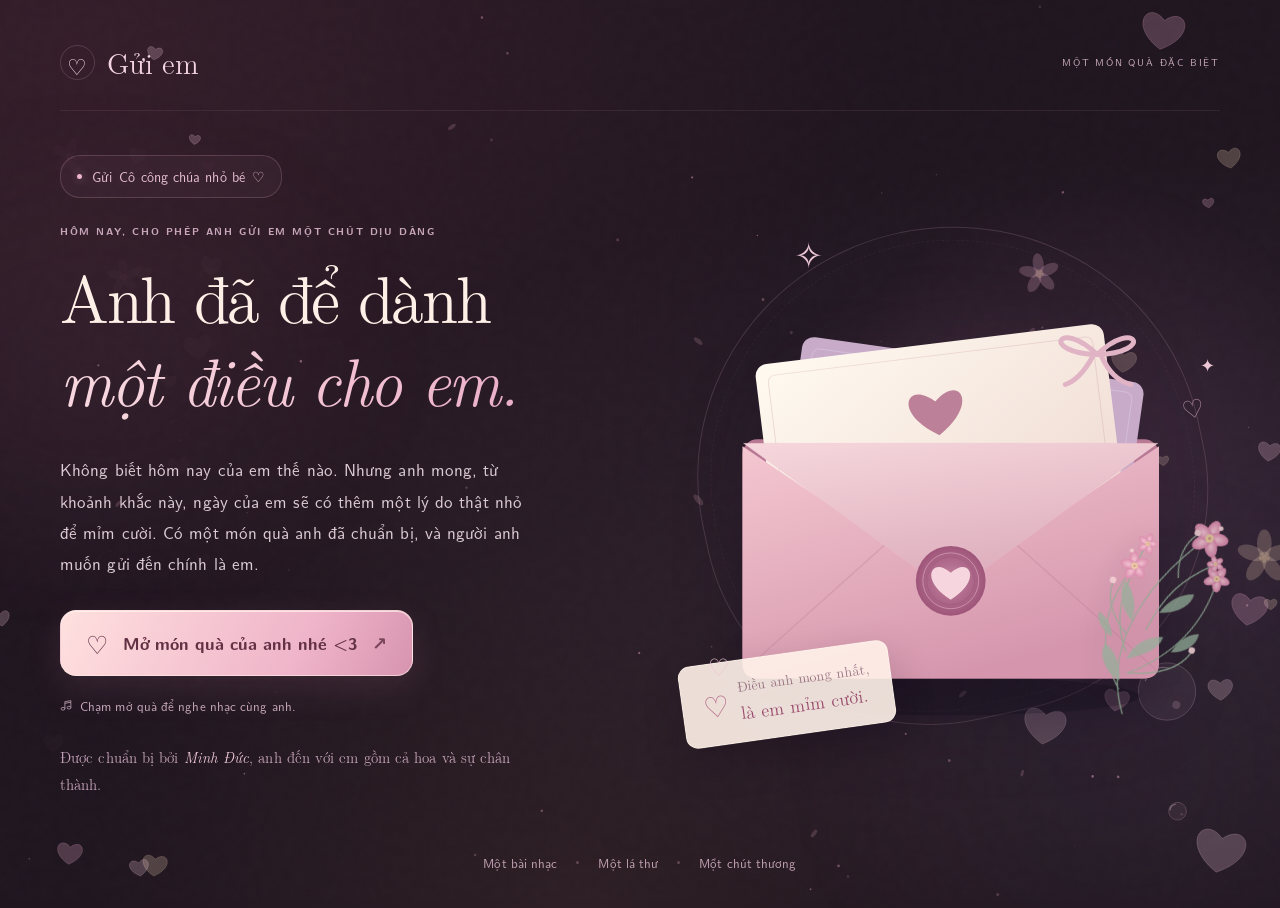
<file: index.html>
<!doctype html>
<html lang="vi">
<head>
  <meta charset="utf-8">
  <meta name="viewport" content="width=device-width, initial-scale=1">
  <meta name="theme-color" content="#1b101f">
  <meta name="description" content="Một món quà nhỏ, dành riêng cho một cô gái rất đáng yêu.">
  <title>Một chút dịu dàng dành cho em ♡</title>
  <link rel="stylesheet" href="./styles.css">
  <link rel="stylesheet" href="./romance.css">
  <link rel="stylesheet" href="./experience.css">
  <link rel="stylesheet" href="./surprises.css">
  <link rel="stylesheet" href="./invitation.css">
  <link rel="stylesheet" href="./welcome.css">
  <link rel="stylesheet" href="./garden.css">
  <link rel="stylesheet" href="./romantic-details.css">
  <link rel="stylesheet" href="./typography.css">
  <link rel="stylesheet" href="./polish.css">
  <link rel="stylesheet" href="./dreamscape.css">
</head>
<body>
  <canvas id="sky" aria-hidden="true"></canvas>
  <canvas id="loveCanvas" aria-hidden="true"></canvas>
  <div class="noise" aria-hidden="true"></div>
  <div class="aurora aurora-rose" aria-hidden="true"></div><div class="aurora aurora-gold" aria-hidden="true"></div>
  <div class="floating-whispers" aria-hidden="true"><span>♡</span><span>✧</span><span>♡</span><span>✧</span></div>
  <div class="cursor-magic" id="magicLayer" aria-hidden="true"></div><div id="romanceLayer" class="romance-layer" aria-hidden="true"><div id="globalAtmosphere" class="dream-field dream-field--global" aria-hidden="true"></div></div>
  <section id="welcomeScene" class="welcome-scene" aria-labelledby="welcomeTitle" data-phase="waiting">
    <header class="welcome-masthead"><span class="welcome-wordmark"><i aria-hidden="true">♡</i> Gửi em</span><span>MỘT MÓN QUÀ ĐẶC BIỆT</span></header>
    <div class="welcome-stage">
      <div class="welcome-copy">
        <p class="welcome-recipient"><span class="welcome-dot" aria-hidden="true"></span>Gửi <span id="welcomeRecipient">cô gái đáng yêu</span> <span aria-hidden="true">♡</span></p>
        <p class="welcome-eyebrow">HÔM NAY, CHO PHÉP ANH GỬI EM MỘT CHÚT DỊU DÀNG</p>
        <h1 id="welcomeTitle" class="welcome-title"><span id="welcomeHeading">Anh đã để dành</span><em id="welcomeHighlight">một điều cho em.</em></h1>
        <p id="welcomeMessage" class="welcome-message">Không biết hôm nay của em thế nào. Nhưng anh mong, từ khoảnh khắc này, ngày của em sẽ có thêm một lý do thật nhỏ để mỉm cười. Có một món quà anh đã chuẩn bị, và người anh muốn gửi đến chính là em.</p>
        <button id="startGift" class="welcome-button" type="button" aria-describedby="welcomeAudioNote"><span class="welcome-button-heart" aria-hidden="true">♡</span><span id="welcomeButtonText">Mở món quà của anh nhé</span><span class="welcome-button-arrow" aria-hidden="true">↗</span></button>
        <p id="welcomeAudioNote" class="welcome-audio-note"><svg viewBox="0 0 24 24" aria-hidden="true"><path d="M9 18V5l11-2v13M9 8l11-2"/><ellipse cx="5.5" cy="18" rx="3.5" ry="2.5"/><ellipse cx="16.5" cy="16" rx="3.5" ry="2.5"/></svg>Chạm mở quà để nghe nhạc cùng anh.</p>
        <p class="welcome-signature">Được chuẩn bị bởi <span id="welcomeSender">Minh Đức</span>, anh đến với em gồm cả hoa và sự chân thành.</p>
      </div>
      <div class="welcome-visual" aria-hidden="true">
        <div class="welcome-halo"></div><div class="welcome-orbit"></div>
        <span class="welcome-star star-a">✧</span><span class="welcome-star star-b">✦</span><span class="welcome-star star-c">♡</span>
        <div class="welcome-envelope-wrap"><svg class="welcome-envelope" viewBox="0 0 560 500" focusable="false">
          <defs><linearGradient id="welcome-paper" x2=".8" y2="1"><stop stop-color="#fffaf0"/><stop offset="1" stop-color="#edd6cf"/></linearGradient><linearGradient id="welcome-envelope-front" x2=".5" y2="1"><stop stop-color="#f4c7d0"/><stop offset="1" stop-color="#d596ad"/></linearGradient><linearGradient id="welcome-flap" x2=".4" y2="1"><stop stop-color="#f6d7dc"/><stop offset="1" stop-color="#ddadbd"/></linearGradient><radialGradient id="welcome-wax"><stop stop-color="#c787a4"/><stop offset="1" stop-color="#9e5579"/></radialGradient></defs>
          <ellipse cx="280" cy="455" rx="190" ry="19" fill="#08071133"/>
          <g class="welcome-envelope-body">
            <rect x="71" y="197" width="418" height="240" rx="15" fill="#b77894"/>
            <g class="welcome-insert-back" transform="rotate(8 280 250)"><rect x="112" y="115" width="346" height="270" rx="12" fill="#c7abc9"/><rect x="123" y="126" width="324" height="246" rx="7" fill="none" stroke="#eee0ec55"/></g>
            <g class="welcome-insert"><g transform="rotate(-7 280 260)"><rect x="101" y="100" width="352" height="285" rx="12" fill="url(#welcome-paper)"/><rect x="113" y="112" width="328" height="260" rx="7" fill="none" stroke="#c899a24a"/><path d="M277 158C251 133 232 164 277 192C322 164 303 133 277 158Z" fill="#bd8099"/><text x="277" y="230" text-anchor="middle" class="welcome-card-title">gửi em,</text><text x="277" y="258" text-anchor="middle" class="welcome-card-line">một điều thật lòng ♡</text><path d="M220 284H334M245 300H309" stroke="#c49da1" stroke-width="1.4" stroke-linecap="round"/></g></g>
            <path d="M71 204L280 345L489 204V422Q489 437 474 437H86Q71 437 71 422Z" fill="url(#welcome-envelope-front)"/>
            <path d="M73 429L216 301M487 429L344 301" fill="none" stroke="#b87a934d" stroke-width="1.5"/>
            <path class="welcome-envelope-flap" d="M72 201H488L291 344Q280 352 269 344Z" fill="url(#welcome-flap)" stroke="#e8b7c540"/>
            <g class="welcome-wax"><circle cx="280" cy="339" r="35" fill="url(#welcome-wax)"/><circle cx="280" cy="339" r="28" fill="none" stroke="#edbed080"/><circle cx="280" cy="339" r="24" fill="none" stroke="#773c6230"/><path d="M280 331C262 314 247 337 280 358C313 337 298 314 280 331Z" fill="#f6d5df"/></g>
          </g>
          <g class="welcome-ribbon" fill="none" stroke="#e0b3c5" stroke-width="5" stroke-linecap="round"><path d="M427 112C390 75 368 110 427 112C464 75 486 110 427 112Z"/><path d="M423 113Q410 137 395 142M431 113Q442 138 461 142"/></g>
        </svg></div>
        <img class="welcome-floral" src="./assets/floral-spray.svg" alt="">
        <div class="welcome-little-note"><span>♡</span><p>Điều anh mong nhất,<br><em>là em mỉm cười.</em></p></div>
      </div>
    </div>
    <footer class="welcome-footer"><span>Một bài nhạc</span><i></i><span>Một lá thư</span><i></i><span>Một chút thương</span></footer>
    <p id="welcomeStatus" class="sr-only" role="status"></p>
  </section>
  <div class="page" id="giftPage" hidden>
    <header class="header">
      <div class="wordmark"><span class="tiny-flower" aria-hidden="true">✿</span><span>Gửi em<span class="wordmark-note">một điều nhỏ xinh</span></span></div>
      <div class="music-player" role="group" aria-label="Điều khiển nhạc">
        <button id="playPause" class="icon-button" aria-label="Phát nhạc" aria-pressed="false"><svg width="17" height="17" viewBox="0 0 24 24" aria-hidden="true"><path id="playIcon" d="M8 5v14l11-7z" fill="currentColor"/></svg></button>
        <div class="track"><span id="musicTitle">Tâm tư của anh</span><span id="musicState" class="track-status">Chạm để nghe cùng anh nhó</span></div>
        <span class="audio-divider" aria-hidden="true"></span>
        <button id="muteButton" class="icon-button volume-icon" aria-label="Tắt tiếng" aria-pressed="false"><svg width="17" height="17" viewBox="0 0 24 24" aria-hidden="true"><path d="M4 9v6h4l5 4V5L8 9z" fill="currentColor"/><path id="soundWaves" d="M16 8q4 4 0 8m3-11q7 7 0 14" fill="none" stroke="currentColor" stroke-width="1.7" stroke-linecap="round"/></svg></button>
        <label class="volume-wrap"><span class="sr-only">Âm lượng</span><input id="volume" type="range" min="0" max="100" step="1" value="55"><output id="volumeValue" for="volume">55%</output></label>
      </div>
    </header>
    <p id="audioFeedback" class="audio-feedback" role="status"></p>
    <main id="main">
      <section id="introScene" class="intro-scene" aria-labelledby="introTitle" tabindex="-1">
        <div class="intro-orbit" aria-hidden="true"><span>✧</span><div class="intro-heart">♡</div><span>✧</span></div>
        <p class="eyebrow">ĐỢI ANH MỘT CHÚT NHÉ</p><h1 id="introTitle">Có một điều dễ thương<br>đang đến với em.</h1>
        <div class="waiting-dots" aria-hidden="true"><i></i><i></i><i></i></div>
      </section>
      <section id="wishScene" class="wish-scene scene" hidden aria-labelledby="wishTitle" tabindex="-1">
        <div class="wish-copy">
          <p class="eyebrow" id="eyebrowText"></p>
          <span class="recipient">Gửi <span id="recipientName"></span> ♡</span>
          <h1 id="wishTitle"></h1>
          <div id="wishMessage" class="wish-message"></div>
          <div class="sender"><span class="signature" id="senderName"></span><span class="sender-rule" aria-hidden="true"></span><span>Gửi bằng một chút chân thành</span></div>
        </div>
        <div id="wishAlbumSlot" class="wish-album-slot shared-album-slot"><figure id="portrait" class="portrait memory-portrait">
          <div class="portrait-motion" id="portraitMotion">
            <span class="memory-layer layer-one" aria-hidden="true"></span><span class="memory-layer layer-two" aria-hidden="true"></span>
            <span class="portrait-spark spark-one" aria-hidden="true">✦</span><span class="portrait-spark spark-two" aria-hidden="true">✧</span>
            <div class="photo-frame album-frame" id="albumFrame" role="region" aria-roledescription="trình chiếu ảnh" aria-label="Album nhỏ dành cho em" tabindex="0">
              <span class="tape" aria-hidden="true"></span>
              <span class="frame-glow" aria-hidden="true"></span>
              <svg class="frame-trace" viewBox="0 0 400 540" preserveAspectRatio="none" aria-hidden="true"><rect class="frame-hairline" x="5" y="5" width="390" height="530" rx="17"/><rect class="frame-comet comet-one" x="5" y="5" width="390" height="530" rx="17" pathLength="1"/><rect class="frame-comet comet-two" x="5" y="5" width="390" height="530" rx="17" pathLength="1"/></svg>
              <div class="photo-content" id="albumViewport" data-transition="dreamy">
                <div id="photoFallback" class="photo-fallback" aria-hidden="true"><canvas id="heartCanvas" width="560" height="620"></canvas><span>một chút dịu dàng,<br>gửi riêng cho em.</span></div>
                <div id="albumSlides" class="album-slides"></div><span class="photo-glass" aria-hidden="true"></span>
                <div class="photo-vignette" aria-hidden="true"></div><span class="album-edition" id="albumEdition">a little love story</span><span id="albumCount" class="album-count" aria-hidden="true"></span>
              </div>
              <figcaption id="photoCaption"></figcaption>
              <div class="album-tools" id="albumTools" hidden><button id="previousPhoto" aria-label="Xem ảnh trước">←</button><div class="album-dots" id="albumDots" role="group" aria-label="Chọn ảnh"></div><button id="pauseAlbum" aria-label="Tạm dừng chuyển ảnh" aria-pressed="false">Ⅱ</button><button id="nextPhoto" aria-label="Xem ảnh tiếp theo">→</button></div>
              <div class="album-time" id="albumTime" aria-hidden="true"></div>
              <span class="photo-heart" aria-hidden="true">♡</span>
            </div>
            <img class="frame-floral floral-left" src="./assets/floral-spray.svg" alt="" aria-hidden="true"><img class="frame-floral floral-right" src="./assets/floral-spray.svg" alt="" aria-hidden="true">
            <span class="little-butterfly butterfly-one" aria-hidden="true"><svg viewBox="0 0 54 42"><path class="wing-left" d="M27 24C2-6-6 19 13 25C-4 43 21 47 27 24Z"/><path class="wing-right" d="M27 24C52-6 60 19 41 25C58 43 33 47 27 24Z"/><path d="M26 18l2 17m-1-17-5-7m5 7 5-7" fill="none" stroke="currentColor" stroke-width="1.2"/></svg></span>
            <span class="little-butterfly butterfly-two" aria-hidden="true"><svg viewBox="0 0 54 42"><path class="wing-left" d="M27 24C2-6-6 19 13 25C-4 43 21 47 27 24Z"/><path class="wing-right" d="M27 24C52-6 60 19 41 25C58 43 33 47 27 24Z"/></svg></span>
            <span class="floating-keepsake" aria-hidden="true"><b>♡</b><span>điều anh mong nhất<br><em>là em mỉm cười.</em></span></span>
          </div>
          <p class="sr-only" id="albumAnnouncement" role="status"></p>
        </figure></div>
        <div id="specialAction" class="special-action" hidden>
          <p class="little-note">Anh còn một điều muốn gửi em…</p>
          <button class="primary special-button" id="openSpecial"><span class="button-heart" aria-hidden="true">♡</span><span>Lời chúc đặc biệt dành cho cô công chúa đáng yêu</span><span class="button-arrow" aria-hidden="true">↗</span></button>
        </div>
      </section>
      <section id="letterScene" class="letter-scene scene" hidden aria-labelledby="letterTitle" tabindex="-1">
        <div class="letter-masthead"><div class="letter-art-pair"><img class="letter-keepsake" src="./assets/keepsake-envelope.svg" alt="Phong bì và tấm thiệp anh đã gói riêng cho em"><img class="letter-mascot" src="./assets/bunny-love.svg" alt="" aria-hidden="true"></div><p class="eyebrow">NHỮNG ĐIỀU ANH CHƯA NÓI</p><h2>Một lá thư nhỏ,<br>một chút thương gửi em.</h2><div class="letter-photo-ribbon" data-photo-ribbon aria-label="Những tấm ảnh trong món quà"></div></div>
        <div class="letter-layout"><div class="letter-writing">
        <div id="openingEnvelope" class="opening-envelope" aria-hidden="true"><span class="envelope-letter"></span><span class="envelope-body"></span><span class="envelope-flap"></span><span class="envelope-seal">♡</span></div>
        <p id="openingCaption" class="envelope-caption">Có những điều anh muốn nói với em…</p>
        <article id="letterPaper" class="letter-paper" hidden>
          <span class="letter-flower" aria-hidden="true">✿</span><p class="letter-overline" hidden></p>
          <h2 id="letterTitle"></h2><div id="letterBody" class="letter-body"></div>
          <div class="letter-sign"><span class="signature" id="letterSender">Minh Đức</span></div>
          <button id="receiveFlowers" class="letter-next">Anh còn một món quà nhỏ nữa <span aria-hidden="true">↗</span></button>
        </article></div><aside id="letterAlbumSlot" class="letter-album-slot shared-album-slot" aria-label="Album ảnh tiếp tục chạy cùng lá thư"></aside></div>
      </section>
      <section id="finalScene" class="final-scene scene" hidden aria-labelledby="finalTitle" tabindex="-1">
        <div id="letterGardenPanel" class="garden-scene letter-garden-panel" data-phase="waiting">
          <div class="garden-heading"><p class="garden-overline">SAU LÁ THƯ NHỎ, ANH CÒN MƯỜI HAI ĐIỀU MUỐN GỬI</p><h2 id="finalTitle">12 bông hoa,<br><em>12 lá thư dành riêng cho em.</em></h2><p id="closingText" class="closing-text"></p><p class="garden-message">Mỗi bông hoa giữ một lá thư. Mình đọc từ bông đầu tiên, từng chút một nhé; tất cả những điều anh đã chuẩn bị đều ở đây.</p></div>
          <div id="gardenBed" class="garden-bed"><div class="garden-bed-heading"><span>MỖI BÔNG HOA · MỘT LÁ THƯ</span><span id="gardenCount" role="status">12 nụ hoa đang đợi em…</span></div><div id="gardenGrid" class="garden-grid" aria-label="Mười hai bông hoa tương ứng mười hai lá thư theo thứ tự"></div><div class="garden-ground" aria-hidden="true"></div></div>
          <div class="garden-after"><p id="gardenNote">Những nụ hoa đang lớn lên để mở từng lá thư của anh. Em đọc theo thứ tự từ bông số 01 nhé.</p><button id="smileButton" class="primary" aria-haspopup="dialog" disabled>Đợi những nụ hoa mở thư nhé…</button><p id="smileNote" class="smile-note">Bốn bó hoa và tám lời nhắn, được giữ trọn trong mười hai lá thư.</p><p id="giftJourney" class="gift-journey"></p><button id="openInvitation" class="secret-restart" type="button" aria-label="Sự đáng iuuuu này em có muốn xem lại hongggg" hidden><span class="secret-heart" aria-hidden="true">♡</span><span class="secret-copy">Em muốn coi lại hong ???</span></button><button id="replay" class="replay">Đọc lại món quà ↻</button></div>
        </div>
        <div class="letter-garden-keepsakes"><div class="letter-garden-bouquet"><div class="bouquet-wrap" id="bouquet"><svg id="bouquetArt" viewBox="0 0 440 420" role="img" aria-labelledby="bouquetTitle"><title id="bouquetTitle">Bó hoa tulip hồng được vẽ dành tặng em</title><defs><linearGradient id="petal" x1="0" x2="1" y1="0" y2="1"><stop stop-color="#ffb9d0"/><stop offset="1" stop-color="#d46590"/></linearGradient><linearGradient id="wrap" x1="0" x2="1" y1="0" y2="1"><stop stop-color="#f8e5d7"/><stop offset="1" stop-color="#c5a198"/></linearGradient><linearGradient id="leaf" x1="0" x2="1"><stop stop-color="#638674"/><stop offset="1" stop-color="#90a589"/></linearGradient><g id="tulip"><path d="M0 0C-28-3-34-39-29-57C-17-50-8-50 0-59C8-50 17-50 29-57C34-39 28-3 0 0Z" fill="url(#petal)"/><path d="M0-5C-10-17-13-41-11-53M0-5C10-17 13-41 11-53" stroke="#ffd5e2" stroke-width="1.5" fill="none" opacity=".65"/></g></defs><ellipse cx="221" cy="390" rx="86" ry="12" fill="#c0789616"/><g class="bouquet-stems" stroke="#6e9178" stroke-width="5" fill="none" stroke-linecap="round"><path d="M218 332L128 159M218 332L170 107M218 332L225 90M218 332L280 116M218 332L320 172M218 332L215 165M218 332L260 174"/></g><g fill="url(#leaf)"><path d="M210 286C153 275 116 228 128 193C168 202 195 241 210 286Z"/><path d="M229 287C275 278 311 240 300 205C266 213 238 254 229 287Z"/><path d="M191 234C151 213 139 167 150 144C181 171 190 204 191 234Z"/><path d="M240 228C270 208 279 162 268 140C244 162 236 198 240 228Z"/></g><g class="bouquet-flowers"><use href="#tulip" transform="translate(125 162) rotate(-26)"/><use href="#tulip" transform="translate(170 119) rotate(-13)"/><use href="#tulip" transform="translate(225 100) rotate(4)"/><use href="#tulip" transform="translate(278 126) rotate(17)"/><use href="#tulip" transform="translate(318 177) rotate(31)"/><use href="#tulip" transform="translate(211 174) rotate(-4)"/><use href="#tulip" transform="translate(259 184) rotate(10)"/></g><path d="M113 217L221 356L326 217L284 373L219 390L159 371Z" fill="url(#wrap)"/><path d="M113 217L219 390L189 277Z" fill="#ffefe1" opacity=".65"/><path d="M326 217L219 390L257 277Z" fill="#b18b86" opacity=".4"/><path d="M189 333Q218 342 246 333" stroke="#c96087" stroke-width="11" fill="none"/><path d="M220 341C178 304 161 336 198 345C169 365 175 374 222 343C268 374 272 358 241 345C279 332 257 307 220 341Z" fill="#e78cac"/><path d="M218 344L205 384M225 344L241 384" stroke="#e78cac" stroke-width="8" fill="none" stroke-linecap="round"/><path d="M45 180l4-10 4 10 10 4-10 4-4 10-4-10-10-4Z M363 117l3-9 3 9 9 3-9 3-3 9-3-9-9-3Z" fill="#efc194" opacity=".8"/><path d="M66 271C51 260 41 276 66 291C91 276 80 260 66 271Z M354 255C344 247 335 259 354 270C373 259 364 247 354 255Z" fill="#ee9fba"/></svg></div><p>Một bó hoa nhỏ, vẫn ở đây cùng em.</p></div><aside id="finalAlbumSlot" class="final-album-slot shared-album-slot" aria-label="Album vẫn giữ đủ các tấm ảnh của em"></aside></div>
      </section>
    </main>
    <footer class="footer"><span id="footerNote">Gửi riêng cho em, bằng cả sự chân thành.</span><span class="progress" id="progress" aria-label="Trình tự món quà"><i></i><i></i><i></i></span><span class="footer-heart" aria-hidden="true">♡</span></footer>
  </div>
  <dialog id="surpriseDialog" class="surprise-dialog" aria-labelledby="surpriseTitle" aria-describedby="surpriseGreeting">
    <header class="surprise-header"><span id="surpriseChapter">NHỮNG ĐIỀU ANH ĐỂ DÀNH</span><div><button id="surpriseMusic" class="surprise-audio" aria-label="Tạm dừng nhạc">♫</button><button id="closeSurprise" class="surprise-close" aria-label="Đóng món quà">×</button></div></header>
    <div id="letterProgress" class="letter-progress" role="progressbar" aria-label="Những lá thư em đã đọc" aria-valuemin="0" aria-valuemax="12" aria-valuenow="0"></div>
    <div id="journeyCurtain" class="journey-curtain" hidden><span aria-hidden="true">✿</span><p>Những lời nhắn đã khép lại…<br><em>Có một người đang đợi gặp em.</em></p></div>
    <div id="surpriseStage" class="surprise-stage" data-phase="opening">
      <div class="surprise-sparkles" id="surpriseSparkles" aria-hidden="true"></div><div id="loveMoment" class="love-moment" aria-hidden="true"></div>
      <div class="surprise-visual"><div id="letterAtmosphere" class="dream-field dream-field--letter" aria-hidden="true"></div><p id="surpriseOpening" class="surprise-opening" role="status">Đợi anh mở món quà này nhé…</p><figure id="invitationPhotoCard" class="invitation-snapshot" hidden><span class="snapshot-ribbon" aria-hidden="true"></span><p class="snapshot-overline">MỘT KHOẢNH KHẮC CHẠM VÀO TRÁI TIM</p><button id="invitationPhotoButton" type="button" aria-label="Xem ảnh riêng của thiệp mời" aria-haspopup="dialog"><img id="invitationPhotoImage" alt="" hidden><span id="invitationPhotoPlaceholder" class="invitation-photo-placeholder"><span aria-hidden="true">♡</span><em>Anh để dành một khoảnh khắc<br>cho cuộc hẹn của mình.</em></span></button><figcaption id="invitationPhotoCaption"></figcaption><img class="snapshot-floral" src="./assets/floral-spray.svg" alt="" aria-hidden="true"></figure><div id="surpriseArt" class="surprise-art" aria-hidden="true"></div><span class="surprise-visual-note" id="surpriseVisualNote"></span><button id="journeyPhoto" class="journey-personal-photo" type="button" aria-haspopup="dialog"><img id="journeyPhotoImage" alt=""><span id="journeyPhotoNumber"></span></button><div class="journey-photo-ribbon letter-photo-ribbon" data-photo-ribbon aria-label="Tất cả những tấm ảnh vẫn ở đây cùng lời nhắn"></div></div>
      <article class="surprise-letter"><span class="surprise-kicker" id="surpriseKicker"></span><h2 id="surpriseTitle" tabindex="-1"></h2><p id="surpriseGreeting" class="surprise-greeting"></p><div id="surpriseMessage" class="surprise-message"></div><dl id="partyDetails" class="party-details" hidden><div id="partyTimeRow" hidden><dt>Bữa tiệc vào lúc</dt><dd id="partyTime"></dd></div><div id="partyPlaceRow" hidden><dt>Anh chờ em</dt><dd id="partyPlace"></dd></div><div id="partyDressRow" hidden><dt>Em chỉ cần</dt><dd id="partyDress"></dd></div></dl><p id="surpriseSignature" class="surprise-signature"></p></article>
    </div>
    <footer class="surprise-footer"><div class="journey-navigation"><button id="previousSurprise" class="surprise-back" type="button" hidden>← Đọc lại trang trước</button><span id="journeyPage" class="journey-page"></span></div><p id="invitationHint" class="invitation-hint" hidden>Đến đây, mình đã đi hết những điều anh để dành. Khi đọc xong, em chạm nút bên dưới nhé; anh còn một lời hẹn muốn gửi. ♡</p><button id="nextSurprise" class="primary">Em đọc xong rồi, mình tiếp nhé ♡</button><p id="partyReply" class="party-reply" role="status" tabindex="-1" hidden></p><button id="restartInvitation" class="secret-restart" type="button" aria-label="Em muốn coi lại hong ???" hidden><span class="secret-heart" aria-hidden="true">♡</span><span class="secret-copy">Em muốn coi lại hong ???</span></button><button id="backToGift" class="surprise-back">Giữ điều dễ thương này lại, quay về món quà</button></footer>
    <p id="surpriseStatus" class="sr-only" role="status"></p>
  </dialog>
  <dialog id="gardenPhotoDialog" class="garden-photo-dialog" aria-labelledby="gardenPhotoTitle">
    <header><div><p>NHỮNG TẤM ẢNH ĐỒNG HÀNH CÙNG LÁ THƯ</p><h2 id="gardenPhotoTitle">Tấm ảnh trong khu vườn của em</h2></div><button id="closeGardenPhoto" type="button" aria-label="Đóng ảnh">×</button></header>
    <div class="garden-photo-view"><img id="gardenPhotoFull" alt=""><p id="gardenPhotoError" role="status" hidden>Tấm ảnh này chưa tải được. Mình quay lại khu vườn rồi thử mở lại nhé.</p></div><p id="gardenPhotoCaption" class="garden-photo-caption"></p>
    <footer><button id="previousGardenPhoto" type="button">← Ảnh trước</button><span id="gardenPhotoCount"></span><button id="nextGardenPhoto" type="button">Ảnh tiếp →</button></footer>
  </dialog>
  <audio id="music" loop preload="metadata"></audio>
  <noscript><p class="noscript">Hãy bật JavaScript để mở món quà này nhé.</p></noscript>
  <script src="./config.js"></script><script src="./welcome.js"></script><script src="./garden.js"></script><script src="./album.js"></script><script src="./love-effects.js"></script><script src="./surprises.js"></script><script src="./romantic-details.js"></script><script src="./app.js"></script>
</body>
</html>
</file>
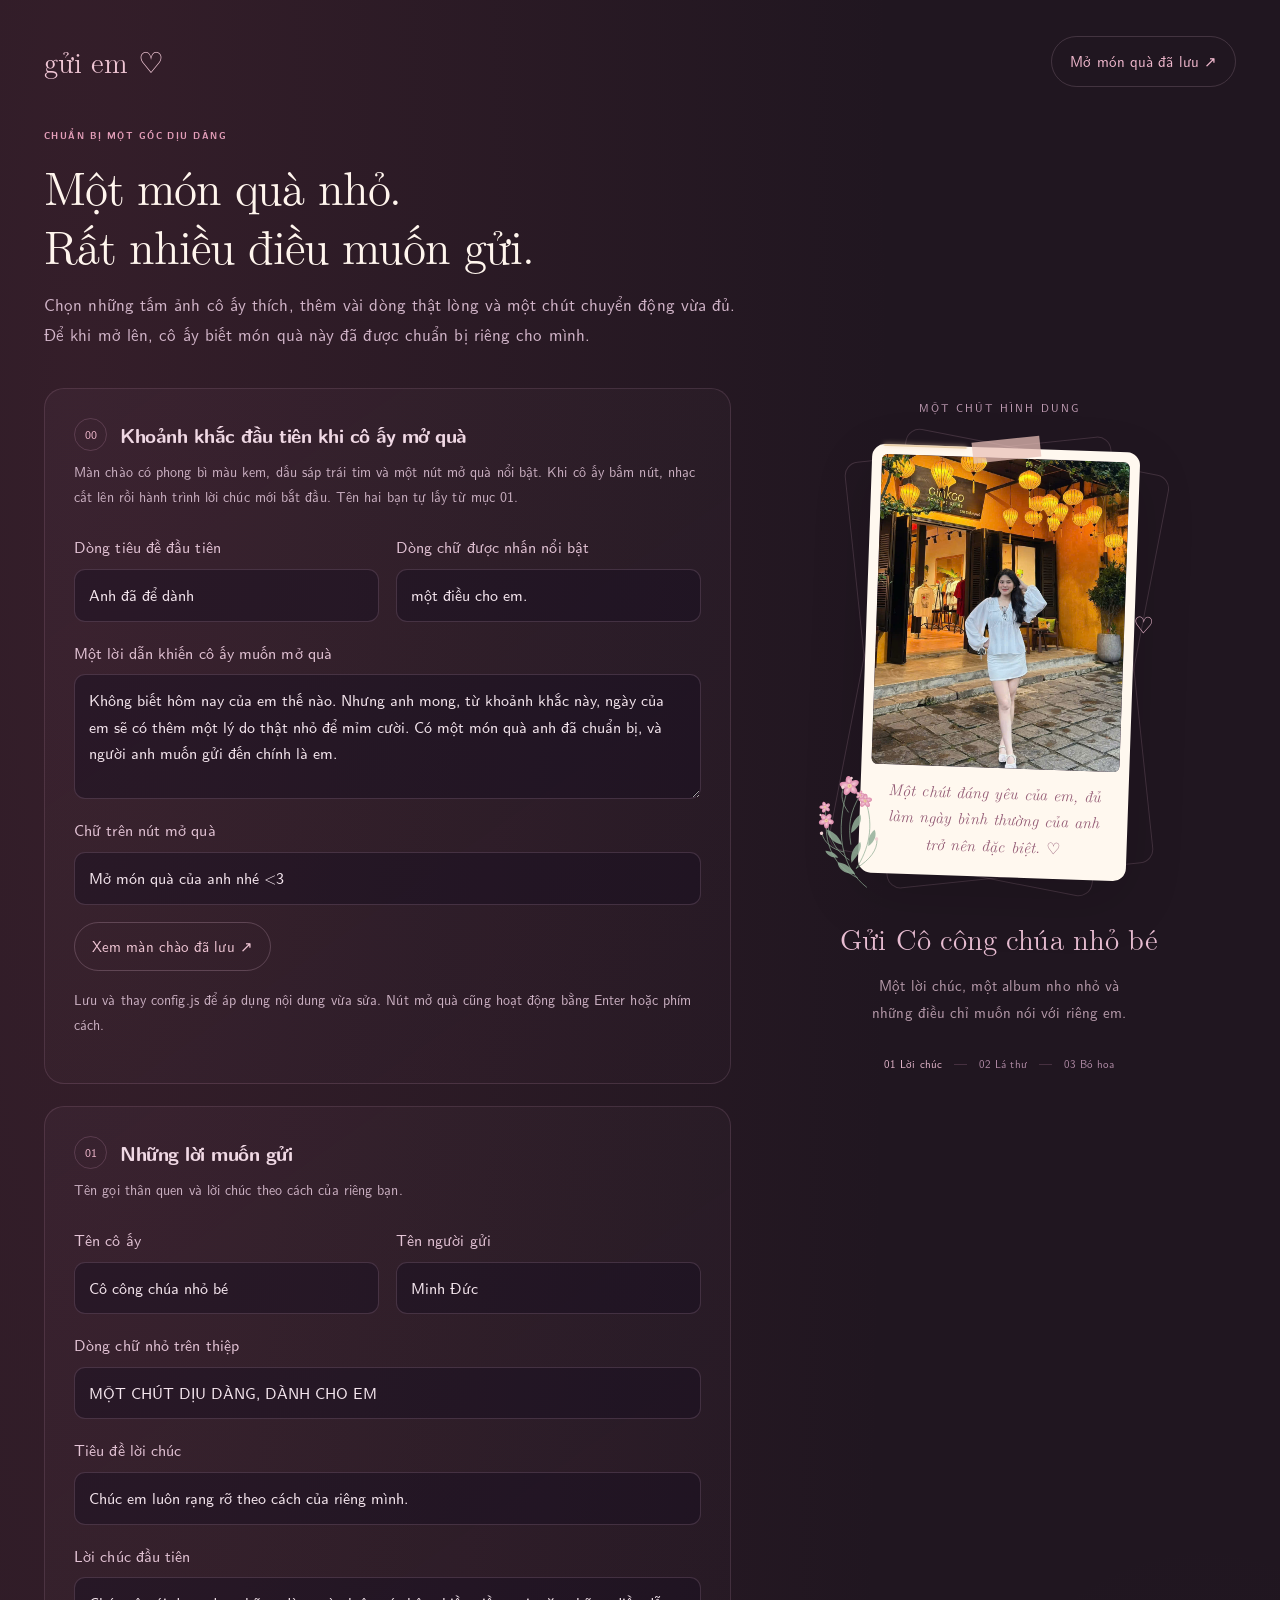
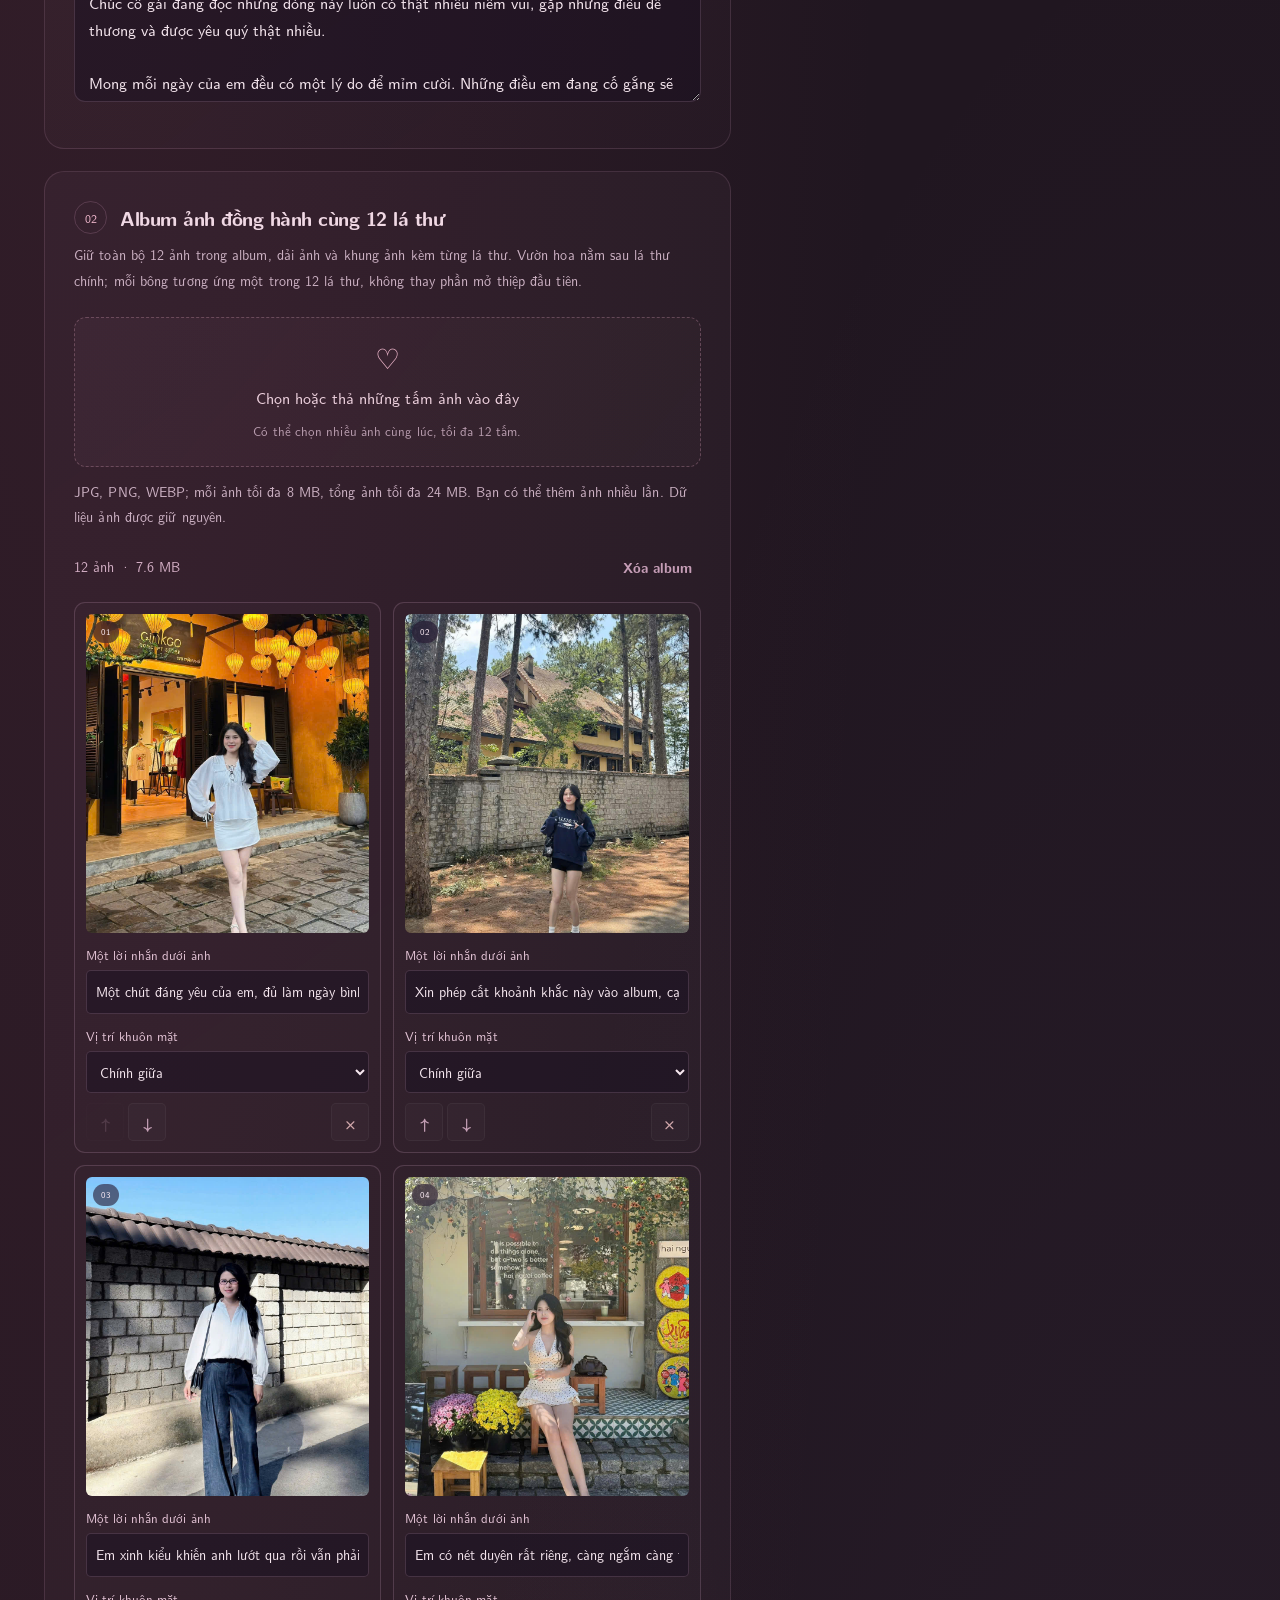
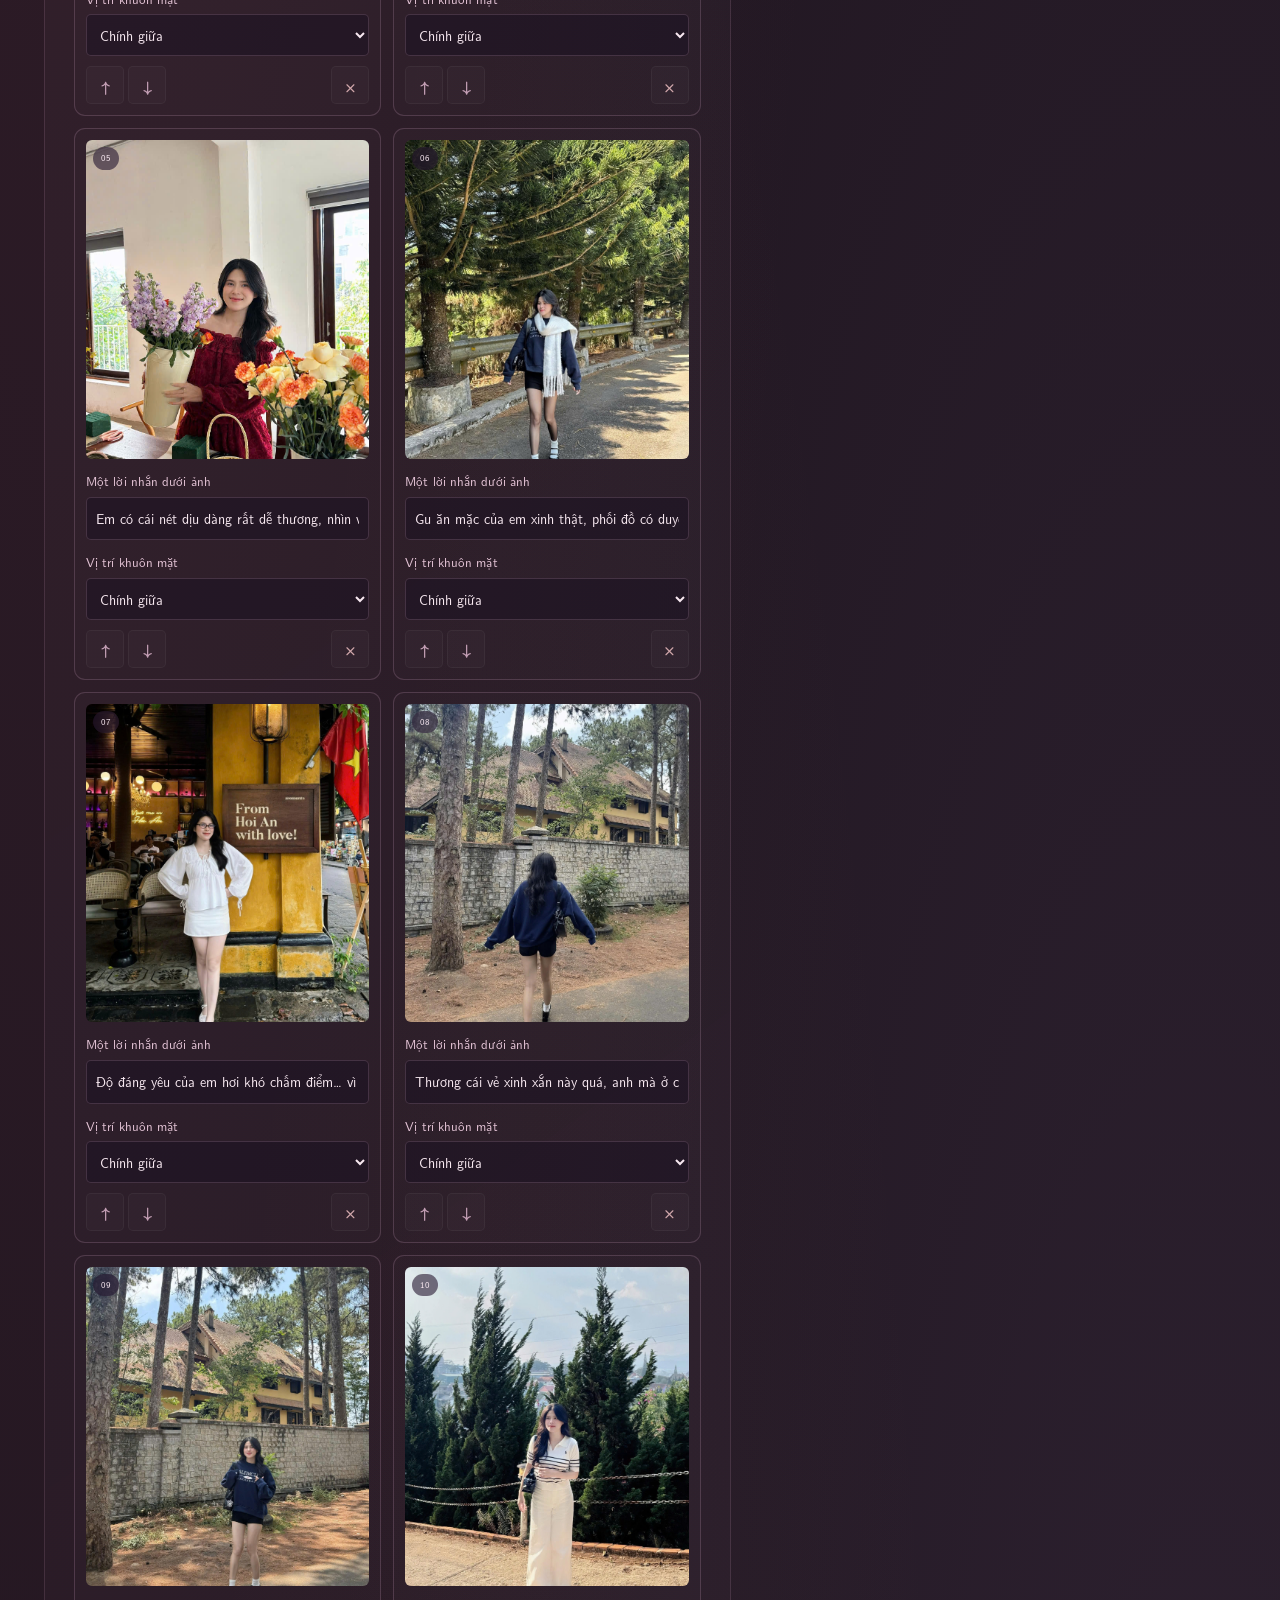
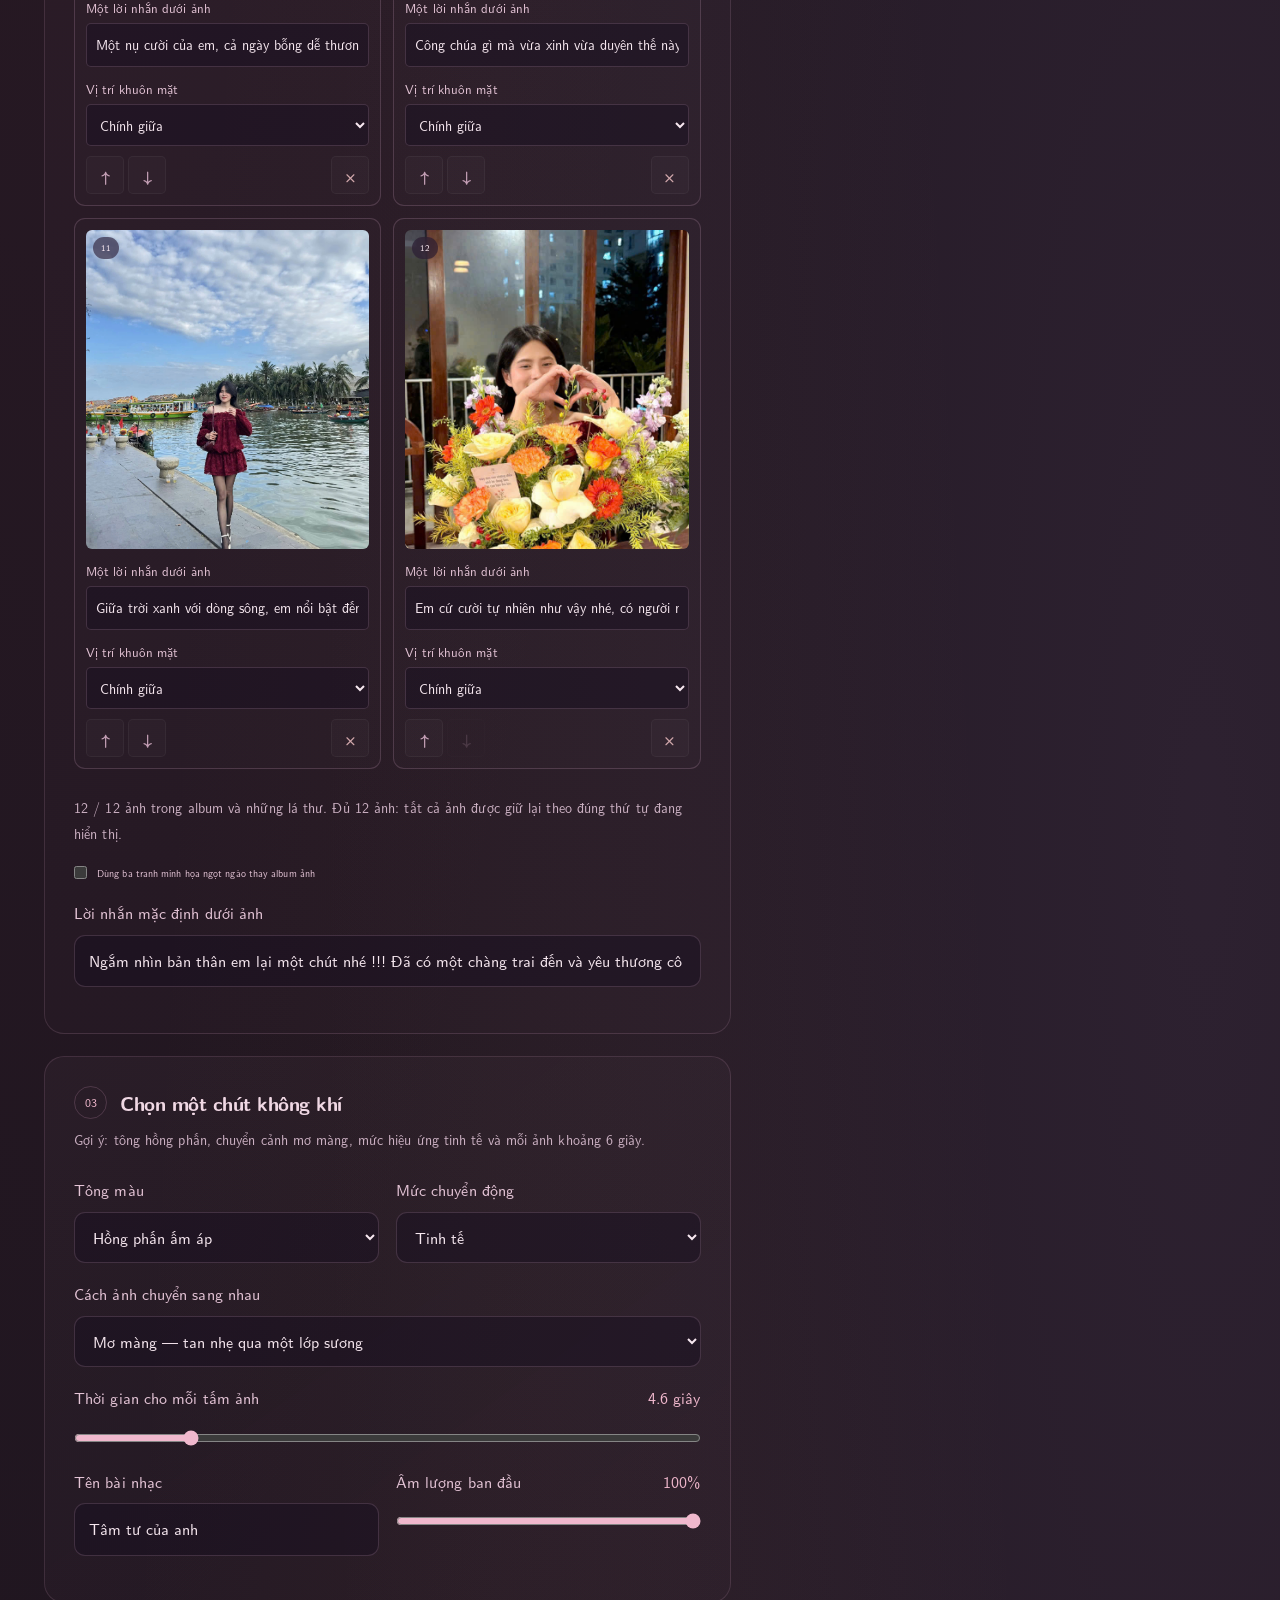
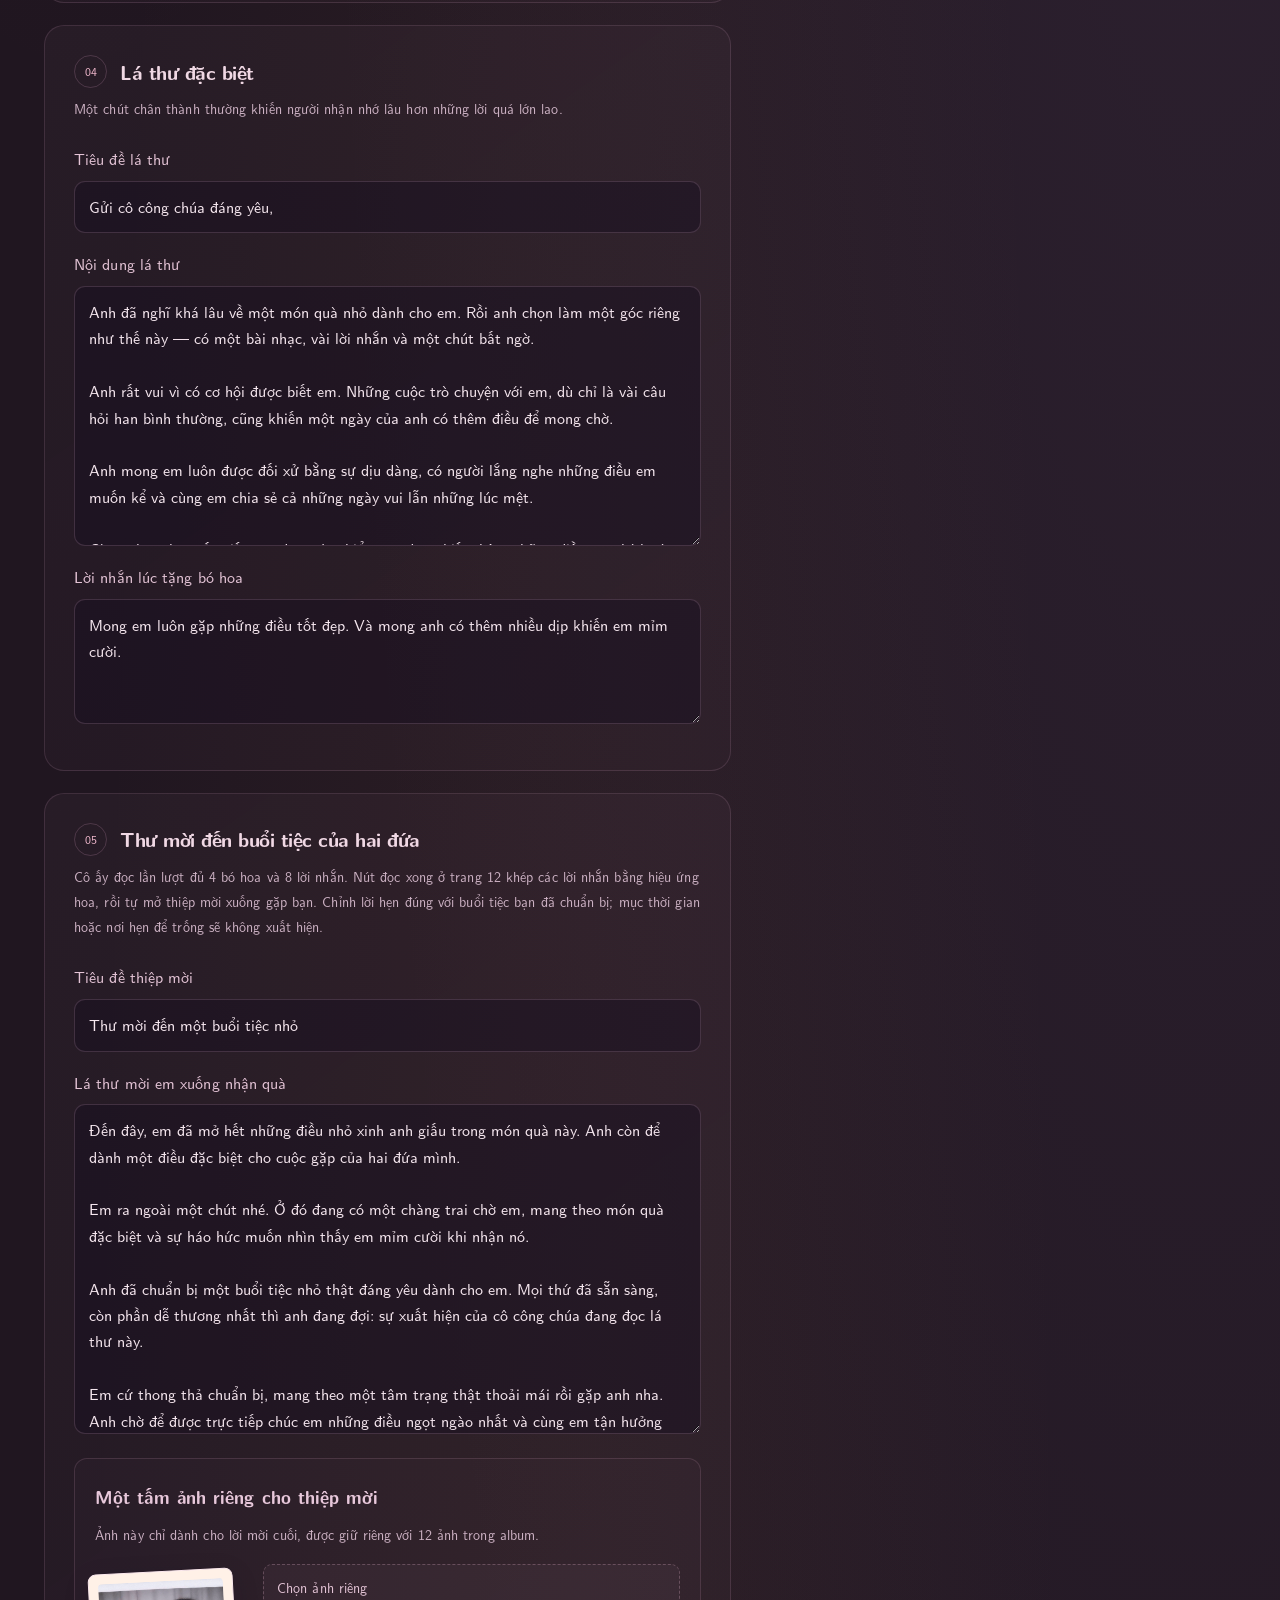
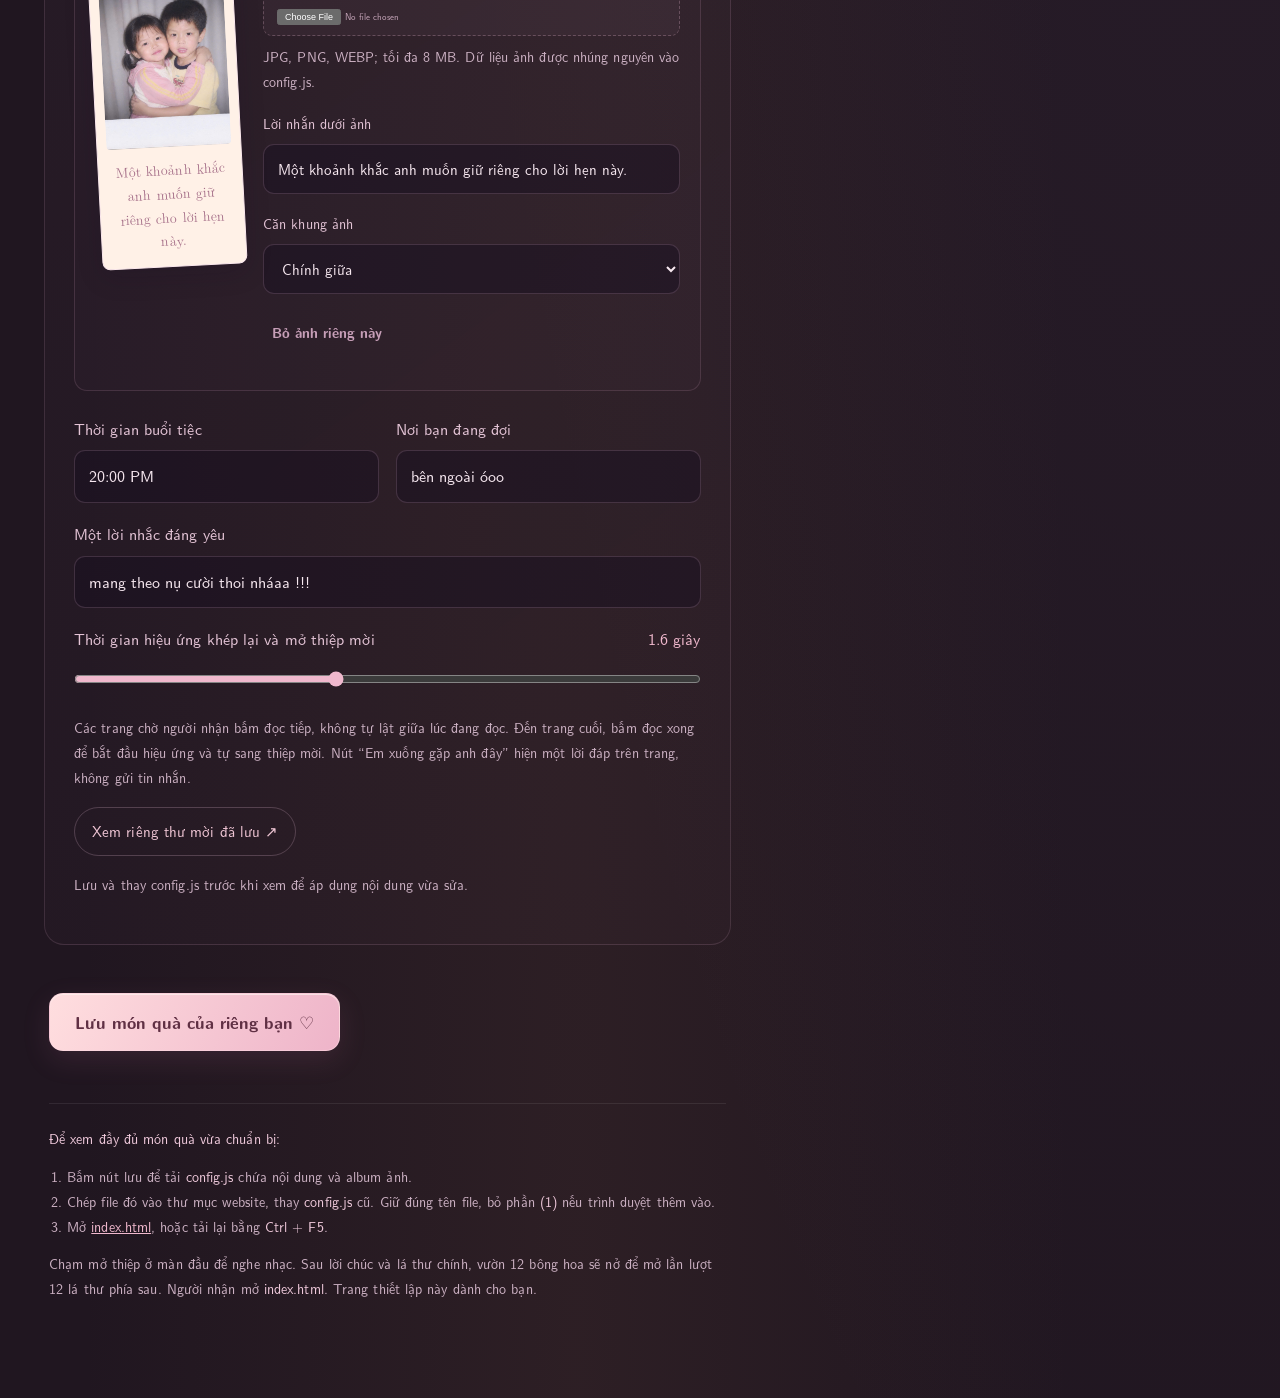
<file: setup.html>
<!doctype html>
<html lang="vi"><head><meta charset="utf-8"><meta name="viewport" content="width=device-width,initial-scale=1"><title>Chuẩn bị một điều thật đặc biệt ♡</title><link rel="stylesheet" href="./styles.css"><link rel="stylesheet" href="./romance.css"><link rel="stylesheet" href="./studio.css"><link rel="stylesheet" href="./typography.css"><link rel="stylesheet" href="./polish.css"></head>
<body><div class="studio-page">
<header class="studio-top"><span class="studio-brand">gửi em ♡</span><a href="./index.html" target="_blank" rel="noopener">Mở món quà đã lưu ↗</a></header>
<div class="studio-heading"><p class="eyebrow">CHUẨN BỊ MỘT GÓC DỊU DÀNG</p><h1>Một món quà nhỏ.<br>Rất nhiều điều muốn gửi.</h1><p>Chọn những tấm ảnh cô ấy thích, thêm vài dòng thật lòng và một chút chuyển động vừa đủ. Để khi mở lên, cô ấy biết món quà này đã được chuẩn bị riêng cho mình.</p></div>
<div class="studio-layout"><form id="setupForm" class="studio-form">
<section class="studio-section"><h2><span>00</span>Khoảnh khắc đầu tiên khi cô ấy mở quà</h2><p class="section-note">Màn chào có phong bì màu kem, dấu sáp trái tim và một nút mở quà nổi bật. Khi cô ấy bấm nút, nhạc cất lên rồi hành trình lời chúc mới bắt đầu. Tên hai bạn tự lấy từ mục 01.</p><div class="studio-grid"><label>Dòng tiêu đề đầu tiên<input name="welcomeTitle" maxlength="100"></label><label>Dòng chữ được nhấn nổi bật<input name="welcomeHighlight" maxlength="100"></label><label class="full">Một lời dẫn khiến cô ấy muốn mở quà<textarea name="welcomeMessage" maxlength="1200"></textarea></label><label class="full">Chữ trên nút mở quà<input name="welcomeButton" maxlength="100"></label></div><a class="party-preview-link" href="./index.html" target="_blank" rel="noopener">Xem màn chào đã lưu ↗</a><p class="studio-help">Lưu và thay config.js để áp dụng nội dung vừa sửa. Nút mở quà cũng hoạt động bằng Enter hoặc phím cách.</p></section>
<section class="studio-section"><h2><span>01</span>Những lời muốn gửi</h2><p class="section-note">Tên gọi thân quen và lời chúc theo cách của riêng bạn.</p><div class="studio-grid"><label>Tên cô ấy<input name="to" maxlength="80" required></label><label>Tên người gửi<input name="from" maxlength="80" required></label><label class="full">Dòng chữ nhỏ trên thiệp<input name="eyebrow" maxlength="140"></label><label class="full">Tiêu đề lời chúc<input name="title" maxlength="160" required></label><label class="full">Lời chúc đầu tiên<textarea name="message" maxlength="1600" required></textarea></label></div></section>
<section class="studio-section"><h2><span>02</span>Album ảnh đồng hành cùng 12 lá thư</h2><p class="section-note">Giữ toàn bộ 12 ảnh trong album, dải ảnh và khung ảnh kèm từng lá thư. Vườn hoa nằm sau lá thư chính; mỗi bông tương ứng một trong 12 lá thư, không thay phần mở thiệp đầu tiên.</p>
<label id="photoDrop" class="studio-drop"><span aria-hidden="true">♡</span><b>Chọn hoặc thả những tấm ảnh vào đây</b><small>Có thể chọn nhiều ảnh cùng lúc, tối đa 12 tấm.</small><input type="file" id="photoFiles" accept="image/jpeg,image/png,image/webp" multiple></label>
<p class="studio-help">JPG, PNG, WEBP; mỗi ảnh tối đa 8 MB, tổng ảnh tối đa 24 MB. Bạn có thể thêm ảnh nhiều lần. Dữ liệu ảnh được giữ nguyên.</p>
<div class="gallery-toolbar"><span id="photoTotal">Chưa có ảnh</span><button type="button" id="clearPhotos" class="plain-button">Xóa album</button></div>
<div id="photoEditor" class="album-editor"></div><p id="photoStatus" class="studio-status" role="status"></p><p id="gardenMappingStatus" class="studio-help"></p>
<label class="studio-check"><input type="checkbox" id="useIllustrations">Dùng ba tranh minh họa ngọt ngào thay album ảnh</label><label>Lời nhắn mặc định dưới ảnh<input name="photoCaption" maxlength="200"></label></section>
<section class="studio-section"><h2><span>03</span>Chọn một chút không khí</h2><p class="section-note">Gợi ý: tông hồng phấn, chuyển cảnh mơ màng, mức hiệu ứng tinh tế và mỗi ảnh khoảng 6 giây.</p><div class="studio-grid">
<label>Tông màu<select name="theme"><option value="rose">Hồng phấn ấm áp</option><option value="lavender">Tím lavender dịu dàng</option><option value="peach">Hồng đào ánh champagne</option></select></label>
<label>Mức chuyển động<select name="effectLevel"><option value="quiet">Nhẹ nhàng</option><option value="balanced">Tinh tế</option><option value="dreamy">Mơ màng</option></select></label>
<label class="full">Cách ảnh chuyển sang nhau<select name="transition"><option value="dreamy">Mơ màng — tan nhẹ qua một lớp sương</option><option value="dissolve">Êm dịu — hai ảnh hòa vào nhau</option><option value="drift">Bồng bềnh — ảnh lướt sang thật nhẹ</option></select></label>
<label class="full"><span class="range-label">Thời gian cho mỗi tấm ảnh<output id="speedValue">5.8 giây</output></span><input name="slideshowSeconds" id="slideshowSpeed" type="range" min="3" max="12" step="0.2" value="5.8"></label>
<label>Tên bài nhạc<input name="musicTitle" maxlength="100"></label><label><span class="range-label">Âm lượng ban đầu<output id="setupVolumeValue">55%</output></span><input name="volume" id="setupVolume" type="range" min="0" max="100" value="55"></label>
</div></section>
<section class="studio-section"><h2><span>04</span>Lá thư đặc biệt</h2><p class="section-note">Một chút chân thành thường khiến người nhận nhớ lâu hơn những lời quá lớn lao.</p><label>Tiêu đề lá thư<input name="letterTitle" maxlength="160" required></label><label>Nội dung lá thư<textarea name="letter" maxlength="5000" required></textarea></label><label>Lời nhắn lúc tặng bó hoa<textarea name="closing" maxlength="500" required></textarea></label></section>
<section class="studio-section"><h2><span>05</span>Thư mời đến buổi tiệc của hai đứa</h2><p class="section-note">Cô ấy đọc lần lượt đủ 4 bó hoa và 8 lời nhắn. Nút đọc xong ở trang 12 khép các lời nhắn bằng hiệu ứng hoa, rồi tự mở thiệp mời xuống gặp bạn. Chỉnh lời hẹn đúng với buổi tiệc bạn đã chuẩn bị; mục thời gian hoặc nơi hẹn để trống sẽ không xuất hiện.</p><label>Tiêu đề thiệp mời<input name="partyTitle" maxlength="160"></label><label>Lá thư mời em xuống nhận quà<textarea name="partyMessage" maxlength="5000" class="party-editor"></textarea></label><div class="invitation-photo-editor"><h3>Một tấm ảnh riêng cho thiệp mời</h3><p class="studio-help">Ảnh này chỉ dành cho lời mời cuối, được giữ riêng với 12 ảnh trong album.</p><div class="invitation-photo-editor-grid"><figure class="studio-invitation-preview"><img id="invitationPhotoPreview" alt="Ảnh riêng dùng trên thiệp mời" hidden><span id="invitationPreviewPlaceholder">♡<small>Chọn một khoảnh khắc<br>cho lời hẹn của hai đứa</small></span><figcaption id="invitationPreviewCaption"></figcaption></figure><div><label class="invitation-photo-upload">Chọn ảnh riêng<input id="invitationPhotoFile" type="file" accept="image/jpeg,image/png,image/webp"></label><p class="studio-help">JPG, PNG, WEBP; tối đa 8 MB. Dữ liệu ảnh được nhúng nguyên vào config.js.</p><label>Lời nhắn dưới ảnh<input name="invitationPhotoCaption" maxlength="300"></label><label>Căn khung ảnh<select name="invitationPhotoPosition"><option value="50% 50%">Chính giữa</option><option value="50% 25%">Gần phía trên</option><option value="50% 0%">Sát phía trên</option><option value="50% 75%">Gần phía dưới</option></select></label><button id="removeInvitationPhoto" class="plain-button" type="button">Bỏ ảnh riêng này</button></div></div><p id="invitationPhotoStatus" class="studio-status" role="status"></p></div><div class="studio-grid"><label>Thời gian buổi tiệc<input name="partyTime" maxlength="160" placeholder="Điền thời gian bạn đã hẹn"></label><label>Nơi bạn đang đợi<input name="partyPlace" maxlength="220"></label><label class="full">Một lời nhắc đáng yêu<input name="partyDress" maxlength="220"></label><label class="full"><span class="range-label">Thời gian hiệu ứng khép lại và mở thiệp mời<output id="partyReadValue">1.6 giây</output></span><input name="invitationTransitionSeconds" id="partyReadDelay" type="range" min="0.6" max="3" step="0.1" value="1.6"></label></div><p class="studio-help">Các trang chờ người nhận bấm đọc tiếp, không tự lật giữa lúc đang đọc. Đến trang cuối, bấm đọc xong để bắt đầu hiệu ứng và tự sang thiệp mời. Nút “Em xuống gặp anh đây” hiện một lời đáp trên trang, không gửi tin nhắn.</p><a class="party-preview-link" href="./index.html?preview=invitation" target="_blank" rel="noopener">Xem riêng thư mời đã lưu ↗</a><p class="studio-help">Lưu và thay config.js trước khi xem để áp dụng nội dung vừa sửa.</p></section>
<div class="studio-submit"><button type="submit" id="saveConfig" class="primary">Lưu món quà của riêng bạn ♡</button><p id="setupResult" role="status"></p><div class="studio-instructions"><strong>Để xem đầy đủ món quà vừa chuẩn bị:</strong><ol><li>Bấm nút lưu để tải <strong>config.js</strong> chứa nội dung và album ảnh.</li><li>Chép file đó vào thư mục website, thay <strong>config.js</strong> cũ. Giữ đúng tên file, bỏ phần <strong>(1)</strong> nếu trình duyệt thêm vào.</li><li>Mở <a href="./index.html" target="_blank" rel="noopener">index.html</a>, hoặc tải lại bằng <strong>Ctrl + F5</strong>.</li></ol>Chạm mở thiệp ở màn đầu để nghe nhạc. Sau lời chúc và lá thư chính, vườn 12 bông hoa sẽ nở để mở lần lượt 12 lá thư phía sau. Người nhận mở <strong>index.html</strong>. Trang thiết lập này dành cho bạn.</div></div>
</form>
<aside class="studio-aside" aria-label="Xem trước khung album"><p class="preview-kicker">MỘT CHÚT HÌNH DUNG</p><div class="mini-portrait"><div class="mini-frame"><div class="mini-photo" id="studioPreview"></div><p class="mini-caption" id="studioCaption"></p><svg class="frame-trace" viewBox="0 0 400 540" preserveAspectRatio="none" aria-hidden="true"><rect class="frame-comet" x="5" y="5" width="390" height="530" rx="17" pathLength="1"/></svg></div><img class="mini-floral" src="./assets/floral-spray.svg" alt="" aria-hidden="true"><span class="mini-heart" aria-hidden="true">♡</span></div><p class="preview-name" id="studioRecipient">Gửi cô gái đáng yêu</p><p class="preview-note">Một lời chúc, một album nho nhỏ và những điều chỉ muốn nói với riêng em.</p><div class="preview-chapters" aria-hidden="true"><b>01 Lời chúc</b><i></i><span>02 Lá thư</span><i></i><span>03 Bó hoa</span></div></aside>
</div></div><script src="./config.js"></script><script src="./welcome.js"></script><script src="./garden.js"></script><script src="./surprises.js"></script><script src="./setup.js"></script></body></html>
</file>
<file: styles.css>
/* Font tiếng Việt được nhúng ở cuối tệp, chạy được cả khi mở offline. */
:root{color-scheme:dark;--night:#1b101f;--ink:#fff4ef;--muted:#d2b8ca;--pink:#efa3bd;--rose:#a33f70;--paper:#fff9f0;--sans:'Gift Sans',Arial,sans-serif;--serif:'Gift Serif',Georgia,serif}
*{box-sizing:border-box}html{scroll-behavior:smooth}body{margin:0;background:var(--night);color:var(--ink);font-family:var(--sans);font-size:15px;line-height:1.8;font-synthesis:none;text-rendering:optimizeLegibility;-webkit-font-smoothing:antialiased;background-image:radial-gradient(ellipse at 10% 10%,#74344d40,transparent 50%),radial-gradient(ellipse at 95% 75%,#46345945,transparent 55%);overflow-x:hidden}
button,input,textarea,select{font-family:var(--sans);font-size:inherit}button{cursor:pointer;touch-action:manipulation;border:0}a,button,input,textarea,select{-webkit-tap-highlight-color:transparent}button:focus-visible,a:focus-visible,input:focus-visible,textarea:focus-visible,select:focus-visible{outline:3px solid #f3b5cd;outline-offset:5px}button:disabled{cursor:default}button:active{transform:translateY(1px)}[hidden]{display:none!important}.sr-only{position:absolute;width:1px;height:1px;padding:0;margin:-1px;overflow:hidden;clip:rect(0,0,0,0);white-space:nowrap;border:0}
h1,h2,p{margin:0}h1,h2{font-family:var(--serif);font-weight:400;letter-spacing:0;line-height:1.38;overflow-wrap:anywhere}h1{font-size:clamp(30px,3.5vw,43px)}h2{font-size:clamp(28px,4vw,42px)}.page{position:relative;z-index:1;max-width:1220px;min-height:100svh;padding:30px 54px 20px;margin:auto;display:flex;flex-direction:column}#sky{position:fixed;inset:0;width:100%;height:100%;pointer-events:none;z-index:0}.noise{position:fixed;inset:0;opacity:.045;pointer-events:none;z-index:0;background-image:url("data:image/svg+xml,%3Csvg viewBox='0 0 120 120' xmlns='http://www.w3.org/2000/svg'%3E%3Cfilter id='n'%3E%3CfeTurbulence type='fractalNoise' baseFrequency='.68' numOctaves='3' stitchTiles='stitch'/%3E%3C/filter%3E%3Crect width='100%25' height='100%25' opacity='.8' filter='url(%23n)'/%3E%3C/svg%3E")}
.header{display:flex;justify-content:space-between;align-items:center;gap:20px;min-height:64px}.wordmark{display:flex;gap:12px;align-items:center;font-family:var(--serif);font-size:25px;line-height:1.4;flex-shrink:0}.tiny-flower{font-size:29px;color:var(--pink)}.wordmark-note{display:block;font-family:var(--sans);font-size:10px;letter-spacing:1px;color:var(--muted);margin-top:4px}
.music-player{display:flex;align-items:center;gap:12px;border:1px solid #c198b82d;border-radius:50px;background:#34233488;box-shadow:0 5px 35px #0000000c;padding:10px 16px 10px 10px;backdrop-filter:blur(12px)}.icon-button{display:grid;place-items:center;color:var(--pink);background:#e89bbc14;width:37px;height:37px;border-radius:50%;flex-shrink:0;transition:background .2s}.icon-button:hover{background:#e89bbc28}.track{min-width:142px;max-width:180px;font-size:11px;line-height:1.5}.track>span:first-child{display:block;overflow:hidden;text-overflow:ellipsis;white-space:nowrap;color:#f7d6e2}.track-status{display:block;color:#bfa0b9;font-size:9px;margin-top:3px}.audio-divider{height:23px;width:1px;background:#a97f9e30}.volume-icon{background:transparent;width:24px}.volume-wrap{display:flex;align-items:center;gap:8px;font-size:10px;color:#cdb0c2}.volume-wrap input{width:65px;accent-color:var(--pink);cursor:pointer;touch-action:pan-x}.volume-wrap output{min-width:30px}.audio-feedback{min-height:15px;font-size:10px;line-height:1.5;text-align:right;color:#e9c9d6;margin-top:5px}
main{flex:1;display:flex;align-items:center;padding:46px 0 34px}.scene{width:100%;outline:none}.eyebrow{font-size:10px;line-height:1.7;letter-spacing:2.6px;font-weight:700;color:#e6a0bb;margin-bottom:24px}.intro-scene{width:100%;text-align:center;padding:50px 0;animation:softIn .8s both}.intro-orbit{display:flex;justify-content:center;align-items:center;gap:36px;margin-bottom:34px;color:#e6a0bb}.intro-orbit>span:first-child{transform:translateY(-20px)}.intro-orbit>span:last-child{transform:translateY(20px)}.intro-heart{font-size:78px;line-height:1.1;animation:heartbeat 2.7s ease-in-out infinite;text-shadow:0 0 45px #ef99bc30}.intro-scene .eyebrow{margin-bottom:19px;font-size:9px}.intro-scene h1{font-size:clamp(27px,4vw,40px);line-height:1.6}.waiting-dots{display:flex;justify-content:center;gap:8px;margin-top:30px}.waiting-dots i{width:4px;height:4px;border-radius:50%;background:#e6a0bb;animation:dot 1.6s ease infinite}.waiting-dots i:nth-child(2){animation-delay:.2s}.waiting-dots i:nth-child(3){animation-delay:.4s}
.wish-scene{display:grid;grid-template-columns:minmax(0,1.25fr) minmax(0,1fr);column-gap:66px;row-gap:22px;align-items:center}.wish-copy .eyebrow{font-size:9px;letter-spacing:2px;margin-bottom:18px;animation:softIn .75s both}.recipient{display:block;font-size:13px;color:var(--pink);margin-bottom:13px;animation:softIn .8s .08s both}.wish-copy h1{max-width:19ch;margin-bottom:23px;animation:softIn .8s .18s both}.wish-message{font-size:13px;color:#e0c9d6;line-height:1.95;overflow-wrap:anywhere}.wish-message p{margin-bottom:13px;animation:softIn .9s both}.wish-message p:last-child{margin-bottom:0}.sender{display:flex;align-items:center;gap:11px;color:#b398b0;font-size:9px;flex-wrap:wrap;margin-top:25px;animation:softIn .9s .8s both}.signature{font-family:var(--serif);font-size:23px;color:#f0b1c7;line-height:1.7}.sender-rule{height:1px;width:28px;background:#bc869e60}.portrait{position:relative;width:100%;max-width:358px;margin:14px auto 0;animation:photoIn 1.1s .4s both}.photo-frame{position:relative;background:#fcf5ed;padding:15px 15px 50px;box-shadow:0 20px 60px #0000002b,0 0 80px #e78caf0a;transform:rotate(3deg);border-radius:3px}.photo-content{position:relative;width:100%;aspect-ratio:4/5;overflow:hidden;border-radius:1px;background:#322235}.photo-content img{width:100%;height:100%;object-fit:cover;display:block}.photo-frame figcaption{color:#986a79;font-family:var(--serif);font-size:12px;line-height:1.7;text-align:center;margin-top:15px;padding:0 10px}.tape{position:absolute;top:-12px;left:calc(50% - 47px);width:94px;height:29px;background:#f4cdbac4;z-index:1;transform:rotate(-9deg);clip-path:polygon(2% 0,100% 4%,98% 95%,0 100%);border-left:1px solid #ffffff40;border-right:1px solid #ffffff40}.photo-heart{position:absolute;right:16px;bottom:12px;font-size:22px;color:#c77b94;line-height:1}.portrait-spark{position:absolute;z-index:3;color:#f0c699;font-size:26px;text-shadow:0 0 20px #f0c69930}.spark-one{top:-23px;right:-20px;animation:twinkle 4s infinite}.spark-two{bottom:40px;left:-26px;animation:twinkle 3s .7s infinite}.petal-sticker{position:absolute;bottom:-11px;left:-17px;color:#e795b1;font-size:53px;line-height:1;text-shadow:0 4px 8px #00000022;z-index:2;transform:rotate(-13deg)}.photo-fallback{width:100%;height:100%;background:radial-gradient(ellipse at 50% 35%,#75304f88,transparent 64%),#332039;position:relative}.photo-fallback canvas{width:100%;height:100%;display:block}.photo-fallback>span{position:absolute;bottom:13%;width:100%;text-align:center;font-family:var(--serif);font-size:23px;line-height:1.4;color:#f4d4e2;pointer-events:none}
.special-action{grid-column:1/-1;text-align:center;animation:softIn .8s both;padding-top:24px}.little-note{font-family:var(--serif);font-size:14px;color:#d8b4c6;margin-bottom:17px}.primary{display:inline-flex;align-items:center;justify-content:center;gap:14px;padding:15px 23px;background:linear-gradient(120deg,#f2b6ca,#e6a2bd);border:1px solid #ffcdd950;color:#5b2d44;font-size:12px;font-weight:700;border-radius:50px;box-shadow:0 8px 30px #e799b216;line-height:1.75;transition:box-shadow .25s,background .25s}.primary:hover{box-shadow:0 8px 40px #e799b230;background:#f9c4d5}.button-heart{font-size:24px;line-height:1;flex-shrink:0;font-weight:400}.button-arrow{font-size:20px;flex-shrink:0;font-weight:400}.special-button{max-width:620px}.special-button>span:nth-child(2){text-align:left}
.letter-scene{min-height:510px;display:flex;align-items:center;justify-content:center;flex-direction:column;animation:softIn .6s both}.opening-envelope{position:relative;width:230px;height:156px;margin-top:100px;perspective:900px}.envelope-body{position:absolute;inset:0;background:linear-gradient(145deg,#dea1b6,#b87691);border-radius:8px;box-shadow:0 12px 55px #ff9bbb20;z-index:2;clip-path:polygon(0 0,50% 55%,100% 0,100% 100%,0 100%)}.envelope-flap{position:absolute;inset:0;background:#e9b3c6;border-radius:8px;clip-path:polygon(0 0,100% 0,50% 60%);z-index:4;transform-origin:top center;animation:openFlap .7s .3s ease forwards}.envelope-letter{position:absolute;background:var(--paper);inset:10px 18px;border-radius:5px;z-index:1;animation:letterRise 1s .6s ease forwards}.envelope-seal{position:absolute;top:58px;left:98px;color:#a04f76;font-size:27px;z-index:5;animation:sealFade .3s .3s forwards}.envelope-caption{margin-top:50px;color:var(--muted);font-family:var(--serif);font-size:16px;text-align:center}.letter-paper{position:relative;width:min(100%,690px);padding:52px 60px 32px;border-radius:5px;background:var(--paper);color:#604554;box-shadow:0 20px 80px #00000029;background-image:radial-gradient(circle at 96% 0,#f6dfe485,transparent 38%);animation:letterArrive .9s both;outline:none}.letter-overline{font-size:8px;letter-spacing:2px;color:#b18b96;text-align:center;margin-bottom:16px}.letter-paper h2{font-size:30px;color:#9c4770;text-align:center;line-height:1.6;margin-bottom:28px}.letter-flower{position:absolute;top:22px;right:26px;font-size:23px;color:#df9eb5;line-height:1}.letter-body{font-size:13px;color:#785566;line-height:2;overflow-wrap:anywhere}.letter-body p{margin-bottom:21px;animation:softIn .8s both}.letter-sign{display:flex;flex-direction:column;align-items:flex-end;line-height:1.7;font-size:11px;color:#a27188;margin:20px 0 28px}.letter-sign .signature{color:#a3577a;font-size:24px}.letter-sign>span:last-child{font-size:24px;color:#dc99b0;line-height:1}.letter-next{display:flex;justify-content:center;align-items:center;gap:15px;background:#efd2da70;border:1px solid #d79db033;color:#9b5375;border-radius:50px;padding:12px 20px;width:100%;font-size:11px;line-height:1.8}.letter-next:hover{background:#efd2da}
.final-scene{max-width:720px;text-align:center;margin:auto;padding:5px 0;animation:softIn .8s both}.final-scene .eyebrow{margin-bottom:0}.bouquet-wrap{position:relative;max-width:345px;width:85%;margin:-4px auto -4px;filter:drop-shadow(0 0 45px #f0adbb15)}.bouquet-wrap svg{width:100%;height:auto;display:block;animation:bouquetArrive 1.3s both}.bouquet-flowers{animation:bouquetSway 6s 1.5s ease-in-out infinite;transform-origin:220px 340px}.final-scene h2{font-size:clamp(26px,3.5vw,35px);line-height:1.55;margin:10px 0 19px}.closing-text{max-width:490px;font-size:13px;line-height:1.9;color:#dbc1ce;margin:0 auto 24px;overflow-wrap:anywhere}.smile-note{min-height:24px;color:#eab1c7;font-size:12px;margin:15px auto 6px;max-width:490px}.replay{display:block;margin:0 auto;background:none;color:#b596ae;font-size:10px;padding:12px}.footer{display:flex;align-items:center;justify-content:space-between;gap:20px;color:#b092a5;font-size:9px;margin-top:10px;padding-top:22px;border-top:1px solid #ac7e9b18}.progress{display:flex;gap:8px}.progress i{height:4px;width:4px;border-radius:50%;background:#bd99af40;transition:background .5s,width .5s}.progress i.active{background:#f1b3c7;width:20px;border-radius:8px}.footer-heart{color:#d2a3ba;font-size:17px;line-height:1}.cursor-magic{position:fixed;inset:0;pointer-events:none;z-index:20;overflow:hidden}.magic-heart{position:absolute;font-family:Arial,sans-serif;color:#e99fbd;font-size:16px;line-height:1;animation:heartFly 1.45s ease-out both}.noscript{position:fixed;bottom:20px;left:10%;width:80%;z-index:50;padding:20px;background:#fce4ee;color:#813c61;border-radius:12px;text-align:center}
@keyframes softIn{from{opacity:0;transform:translateY(14px)}to{opacity:1;transform:translateY(0)}}@keyframes photoIn{from{opacity:0;transform:translateY(22px) rotate(-3deg) scale(.95)}to{opacity:1;transform:translateY(0) rotate(0) scale(1)}}@keyframes dot{50%{opacity:.2;transform:translateY(-3px)}}@keyframes heartbeat{50%{transform:scale(1.08)}}@keyframes twinkle{50%{opacity:.45;transform:scale(.8) rotate(12deg)}}@keyframes openFlap{to{transform:rotateX(180deg);z-index:0}}@keyframes sealFade{to{opacity:0}}@keyframes letterRise{to{transform:translateY(-65px)}}@keyframes letterArrive{from{opacity:0;transform:translateY(30px) rotate(-2deg)}to{opacity:1;transform:none}}@keyframes bouquetArrive{from{opacity:0;transform:translateY(30px) scale(.9) rotate(-6deg)}to{opacity:1;transform:none}}@keyframes bouquetSway{50%{transform:rotate(2deg)}}@keyframes heartFly{0%{opacity:0;transform:translate(0,0) scale(.3)}15%{opacity:.95}100%{opacity:0;transform:translate(var(--dx),var(--dy)) scale(1.3) rotate(var(--rot))}}
@media(min-width:1500px){.page{max-width:1320px;padding-top:40px}main{padding-top:66px}.wish-message{font-size:14px}.wish-copy h1{font-size:47px}.portrait{max-width:390px}.special-action{padding-top:40px}}
@media(max-width:980px){.page{padding:25px 32px 20px}.wish-scene{column-gap:38px}.wish-copy h1{font-size:34px}.wish-message{font-size:12px}.portrait{max-width:310px}.track{min-width:110px}.track-status{font-size:8px}.music-player{gap:9px}.volume-wrap input{width:54px}}
@media(max-width:720px){.page{padding:20px 22px 18px}.header{gap:14px;flex-wrap:wrap;min-height:58px}.wordmark{font-size:21px;gap:9px}.wordmark-note{font-size:8px}.tiny-flower{font-size:25px}.music-player{padding:7px 10px 7px 7px;gap:7px;margin-left:auto}.track{display:none}.icon-button{width:30px;height:30px}.volume-icon{width:20px}.volume-wrap{gap:4px;font-size:9px}.volume-wrap input{width:55px}.volume-wrap output{min-width:24px}.audio-divider{height:20px}.audio-feedback{font-size:9px}main{padding:32px 0 26px}.eyebrow{font-size:8px;letter-spacing:1.8px}.wish-scene{grid-template-columns:1fr;gap:27px;max-width:480px;margin:auto}.wish-copy .eyebrow{font-size:8px;line-height:1.9}.wish-copy h1{font-size:clamp(30px,7.5vw,38px);max-width:none;line-height:1.4}.wish-message{font-size:12px;line-height:2}.wish-message p{margin-bottom:17px}.recipient{font-size:12px}.sender{margin-top:24px;font-size:8px}.signature{font-size:21px}.portrait{width:82%;max-width:300px;margin:12px auto 5px}.photo-frame{padding:12px 12px 42px}.photo-frame figcaption{font-size:11px}.portrait-spark{font-size:22px}.special-action{grid-column:auto;padding-top:12px}.special-button{font-size:11px;gap:11px;padding:14px 18px;width:100%;border-radius:24px}.button-heart{font-size:21px}.button-arrow{font-size:18px}.little-note{font-size:13px}.letter-scene{min-height:460px}.letter-paper{padding:43px 25px 24px}.letter-paper h2{font-size:25px}.letter-body{font-size:12px;line-height:2}.letter-body p{margin-bottom:20px}.letter-overline{font-size:7px;letter-spacing:1.4px}.letter-sign .signature{font-size:23px}.letter-next{font-size:10px;padding:12px 14px}.bouquet-wrap{max-width:310px}.final-scene .eyebrow{font-size:8px}.final-scene h2{font-size:28px}.closing-text{font-size:12px}.primary{font-size:11px}.footer{font-size:8px;gap:14px}.footer>span:first-child{max-width:230px;line-height:1.8}.smile-note{font-size:11px}.intro-scene h1{font-size:29px}.intro-orbit{margin-bottom:28px}.intro-heart{font-size:66px}}
@media(max-width:380px){.page{padding:18px 17px 16px}.wordmark-note{display:none}.wordmark{font-size:19px}.music-player{gap:4px}.audio-divider{display:none}.volume-wrap input{width:44px}.volume-wrap output{display:none}.wish-copy h1{font-size:29px}.wish-message{font-size:11px}}
@media(prefers-reduced-motion:reduce){html{scroll-behavior:auto}*,*::before,*::after{animation:none!important;transition:none!important}.magic-heart{display:none}.portrait{opacity:1;transform:none}}

@font-face{font-family:'Gift Sans';font-style:normal;font-weight:400;font-display:swap;src:url([data-uri]) format("woff")}

@font-face{font-family:'Gift Sans';font-style:normal;font-weight:700;font-display:swap;src:url([data-uri]) format("woff")}

@font-face{font-family:'Gift Serif';font-style:normal;font-weight:400;font-display:swap;src:url([data-uri]) format("woff")}
</file>
<file: romance.css>
/* Các lớp ánh sáng, album ảnh và chi tiết hoa được giữ riêng để dễ tùy chỉnh. */
:root{--rose-light:#f0b4ca;--gold-light:#f4d8b0;--paper-tint:#fff8f0;--motion-strength:1}
body[data-theme=lavender]{--night:#191626;--pink:#cfb5f0;--rose-light:#cfb5f0;--gold-light:#edcfee;--paper-tint:#f8f3ff;background-image:radial-gradient(ellipse at 10% 10%,#69529142,transparent 50%),radial-gradient(ellipse at 95% 75%,#6f467a4a,transparent 55%)}
body[data-theme=peach]{--night:#26191e;--pink:#f5baac;--rose-light:#f6bcac;--gold-light:#f8dca8;--paper-tint:#fff7e9;background-image:radial-gradient(ellipse at 10% 10%,#9b5e4340,transparent 50%),radial-gradient(ellipse at 95% 75%,#71455645,transparent 55%)}
.aurora{position:fixed;z-index:0;pointer-events:none;border-radius:50%;opacity:.24;filter:blur(65px);will-change:transform}.aurora-rose{width:55vw;height:60vh;left:-20vw;top:10vh;background:radial-gradient(ellipse,#bd66874d,transparent 70%);animation:auroraBreathe 18s ease-in-out infinite alternate}.aurora-gold{width:55vw;height:70vh;right:-15vw;bottom:-20vh;background:radial-gradient(ellipse,#ba8f7345,transparent 70%);animation:auroraBreathe 22s -9s ease-in-out infinite alternate-reverse}
.floating-whispers{position:fixed;inset:0;pointer-events:none;z-index:0;overflow:hidden}.floating-whispers>span{position:absolute;bottom:-40px;font-family:var(--serif);font-size:28px;color:var(--rose-light);opacity:0;animation:whisperFloat 21s linear infinite}.floating-whispers>span:nth-child(1){left:5%;animation-delay:-4s}.floating-whispers>span:nth-child(2){left:92%;animation-delay:-13s;font-size:20px}.floating-whispers>span:nth-child(3){left:83%;animation-delay:-8s;font-size:16px}.floating-whispers>span:nth-child(4){left:13%;animation-delay:-18s;font-size:13px}
.page{max-width:1280px}.wordmark .tiny-flower{animation:flowerTurn 22s ease-in-out infinite}.wish-copy h1{background:linear-gradient(120deg,#fff8f2 5%,#f0c8d9 50%,#fff6ef 95%);background-clip:text;-webkit-background-clip:text;color:transparent}.wish-message{font-size:13px;line-height:2}.wish-copy{position:relative}.wish-copy::before{content:'';position:absolute;width:70px;height:1px;left:0;top:-25px;background:linear-gradient(90deg,var(--rose-light),transparent);opacity:.5}.wish-copy .recipient{letter-spacing:.3px}.sender .signature{text-shadow:0 0 30px #e8a1bd25}
.memory-portrait{max-width:366px;padding:7px 0;margin:15px auto 25px;perspective:1100px}.portrait-motion{position:relative;transform-style:preserve-3d;animation:memoryFloat 8s ease-in-out infinite;isolation:isolate}.memory-layer{position:absolute;inset:1px 5px 1px;border-radius:17px;border:1px solid #efc1d132;background:linear-gradient(135deg,#e3b9cc14,#fff4e904);box-shadow:0 15px 30px #08030e12;z-index:-1;pointer-events:none}.layer-one{transform:rotate(-8deg) translate(-9px,-1px);animation:backCardOne 10s ease-in-out infinite}.layer-two{transform:rotate(9deg) translate(10px,2px);opacity:.75;animation:backCardTwo 12s ease-in-out infinite}
.album-frame{--tilt-x:0deg;--tilt-y:0deg;position:relative;isolation:isolate;border-radius:17px;background:var(--paper-tint);padding:13px 13px 15px;transform:rotate(2.3deg) rotateX(var(--tilt-x)) rotateY(var(--tilt-y));transition:transform .65s ease-out;box-shadow:0 22px 65px #08030d4d,0 0 2px #fff0eea0,0 0 35px #eaa2c51a;outline:none}.album-frame:focus-visible{outline:2px solid var(--rose-light);outline-offset:10px}.album-frame .tape{background:linear-gradient(120deg,#d9a6baab,#efd3baad);height:26px;width:83px;left:calc(50% - 41px);top:-11px;opacity:.95}
.frame-glow{position:absolute;inset:-8px;z-index:-1;border-radius:23px;background:linear-gradient(130deg,#f7d3aa18,#e99fcd2e,#aa8edf15);filter:blur(12px);opacity:.7;animation:frameBreathe 5.8s ease-in-out infinite}.frame-trace{position:absolute;inset:-3px;width:calc(100% + 6px);height:calc(100% + 6px);overflow:visible;z-index:5;pointer-events:none;fill:none}.frame-trace rect{vector-effect:non-scaling-stroke;stroke-linecap:round}.frame-hairline{stroke:#fff3e438;stroke-width:.8}.frame-comet{stroke-width:2;stroke-dasharray:.045 .955;stroke:var(--gold-light);filter:drop-shadow(0 0 3px #f8d3b4);animation:cometTravel 12s linear infinite}.comet-two{stroke:var(--rose-light);stroke-width:1.5;stroke-dasharray:.025 .975;animation-delay:-6s;opacity:.85}
.album-frame .photo-content{border-radius:8px;isolation:isolate;aspect-ratio:4/5;background:#34243e}.album-slides,.memory-slide{position:absolute;inset:0}.memory-slide{opacity:0;z-index:1;overflow:hidden;transition:opacity 1.2s ease,transform 1.5s ease,filter 1.2s ease;pointer-events:none;background:#35243c;transform:scale(1.015)}.memory-slide.is-active{opacity:1;z-index:2;transform:scale(1)}.memory-slide.was-active{z-index:1}.memory-slide>img{width:100%;height:100%;display:block;object-fit:cover;animation:memoryPan 13s ease-in-out infinite alternate;animation-play-state:paused;transform-origin:50% 45%}.memory-slide.is-active>img{animation-play-state:running}.memory-slide.illustration>img{animation-duration:18s}.memory-slide.is-broken{display:none}
[data-transition=drift] .memory-slide{transform:translateX(16px) scale(1.04)}[data-transition=drift] .memory-slide.is-active{transform:translateX(0) scale(1)}[data-transition=drift] .memory-slide.was-active{transform:translateX(-16px) scale(1.02)}[data-transition=dreamy] .memory-slide{filter:blur(4px);transform:scale(1.045)}[data-transition=dreamy] .memory-slide.is-active{filter:blur(0);transform:scale(1)}[data-transition=dreamy] .memory-slide.was-active{filter:blur(3px);transform:scale(1.02)}
.photo-glass{position:absolute;inset:-40%;z-index:4;pointer-events:none;transform:translateX(-90%) rotate(-25deg);background:linear-gradient(90deg,transparent 32%,#fff8e712 46%,#fff8e720 50%,transparent 62%);animation:glassPassing 12s 2s ease-in-out infinite}.photo-vignette{position:absolute;inset:0;pointer-events:none;z-index:3;border:1px solid #fff7f01c;box-shadow:inset 0 -60px 65px -45px #12091f70}.album-edition{position:absolute;z-index:5;bottom:13px;left:13px;color:#fff3f3b5;font-size:8px;letter-spacing:1.4px;text-shadow:0 1px 6px #0005;pointer-events:none}.album-count{position:absolute;right:13px;bottom:12px;font-family:var(--sans);font-size:9px;color:#ffeff7;z-index:5;letter-spacing:1px;text-shadow:0 1px 6px #0005}.album-frame figcaption{font-family:var(--serif);font-size:12px;line-height:1.85;min-height:45px;margin:15px 0 4px;padding:0 8px;display:grid;place-items:center;color:#946274;overflow-wrap:anywhere}.album-frame figcaption>span{animation:captionArrive .8s both}.album-frame .photo-heart{font-size:16px;right:15px;bottom:12px;opacity:.55}
.album-tools{position:relative;z-index:6;display:flex;align-items:center;justify-content:center;gap:5px;padding:1px 5px 7px}.album-tools button{display:grid;place-items:center;min-width:29px;height:29px;border-radius:50%;background:transparent;color:#ad6b88;font-size:13px;line-height:1;transition:background .2s}.album-tools button:hover{background:#e2bdcc4a}.album-tools button:focus-visible{outline-color:#b66a8d;outline-offset:2px}.album-tools button:disabled{opacity:.35}.album-dots{display:flex;align-items:center;justify-content:center;flex-wrap:wrap;max-width:160px;gap:0}.album-dots button{min-width:14px;width:14px;height:24px;border-radius:0;font-size:0;padding:0}.album-dots button::before{content:'';width:3px;height:3px;border-radius:9px;background:#c7a0b1;transition:width .5s,background .5s}.album-dots button[aria-current=true]::before{width:10px;background:#b26b8b}.album-dots button:hover{background:transparent}.album-time{height:1px;margin:1px 22px 0;background:#d5a9b831;overflow:hidden}.album-time:empty{opacity:0}.album-time i{height:100%;width:100%;display:block;background:linear-gradient(90deg,#c07c9c,#e4b49b);transform:scaleX(0);transform-origin:left}.album-time.running i{animation:albumFill var(--slide-duration,5.8s) linear forwards}
.frame-floral{position:absolute;width:100px;pointer-events:none;z-index:7;filter:drop-shadow(0 7px 5px #1d102622);transform-origin:55% 90%}.floral-left{width:118px;left:-69px;bottom:-24px;transform:rotate(-18deg);animation:floralSwayLeft 9s ease-in-out infinite}.floral-right{width:92px;right:-52px;top:-42px;transform:rotate(165deg);opacity:.92;animation:floralSwayRight 11s ease-in-out infinite}.little-butterfly{position:absolute;z-index:8;color:#f6ceba;pointer-events:none;filter:drop-shadow(0 3px 7px #e4a5ce22)}.little-butterfly svg{display:block;width:100%;height:100%;overflow:visible;fill:currentColor}.little-butterfly .wing-left{transform-origin:27px 24px;animation:wingLeft 1.4s ease-in-out infinite}.little-butterfly .wing-right{transform-origin:27px 24px;animation:wingRight 1.4s ease-in-out infinite}.butterfly-one{width:41px;height:33px;right:-63px;top:32%;animation:butterflyFlight 11s ease-in-out infinite}.butterfly-two{width:25px;height:21px;left:-27px;top:-44px;color:#deacd5;opacity:.7;animation:butterflyFlight 13s -4s ease-in-out infinite reverse}
.floating-keepsake{position:absolute;z-index:8;bottom:65px;left:-56px;display:flex;align-items:center;gap:10px;background:#f8e8eced;border:1px solid #fff0f180;border-radius:12px;box-shadow:0 7px 28px #1b0b2729;padding:11px 16px;transform:rotate(-7deg);backdrop-filter:blur(12px);animation:keepsakeFloat 7s ease-in-out infinite;pointer-events:none}.floating-keepsake>b{font-size:24px;color:#bb7294;font-weight:400;line-height:1}.floating-keepsake>span{font-family:var(--serif);font-size:9px;line-height:1.8;color:#987183}.floating-keepsake em{font-style:normal;color:#a9567f;font-size:11px}
.special-action{position:relative;margin-top:8px}.special-action::before{content:'✧';position:absolute;left:calc(50% - 4px);top:-6px;font-size:12px;line-height:1;color:var(--gold-light);opacity:.7}.primary{position:relative;isolation:isolate;overflow:hidden;background:linear-gradient(115deg,var(--rose-light),#efbcbf);box-shadow:0 8px 34px #e799b226,0 0 0 5px #f4b4ca05}.primary::after{content:'';position:absolute;inset:-80% -30%;transform:translateX(-110%) rotate(-24deg);background:linear-gradient(90deg,transparent 40%,#fff8f030 50%,transparent 60%);animation:buttonShine 10s 5s ease-in-out infinite;pointer-events:none}.primary:hover{background:var(--rose-light);box-shadow:0 10px 45px #e799b238,0 0 0 5px #f4b4ca08}.button-heart{animation:heartbeat 3s ease-in-out infinite}
.letter-paper{border-radius:12px;background-color:var(--paper-tint);border:1px solid #f6e0d4;box-shadow:0 20px 80px #00000029,0 0 65px #e49dba0c}.letter-paper::before{content:'';position:absolute;inset:10px;border:1px solid #d7b7c04f;border-radius:6px;pointer-events:none}.letter-paper::after{content:'♡';position:absolute;top:-21px;left:calc(50% - 23px);width:46px;height:46px;display:grid;place-items:center;background:linear-gradient(140deg,#e4a5b8,#c783a4);color:#fce8ea;border:3px double #f2bbcc80;border-radius:50%;font-family:var(--serif);font-size:24px;box-shadow:0 4px 15px #6f3e6c28;transform:rotate(-12deg)}.letter-flower{animation:twinkle 7s ease-in-out infinite}.letter-body p{position:relative}.letter-paper .letter-next{position:relative;z-index:2}.bouquet-wrap::before{content:'';position:absolute;inset:12% 4%;background:radial-gradient(ellipse,#e8b6b816,transparent 65%);filter:blur(20px);animation:frameBreathe 7s infinite}.final-scene>h2{color:#f8dce5}.final-scene .eyebrow{color:var(--rose-light)}
body[data-effects=quiet] .floating-whispers,body[data-effects=quiet] .little-butterfly,body[data-effects=quiet] .aurora{display:none}body[data-effects=quiet] .portrait-motion,body[data-effects=quiet] .memory-layer,body[data-effects=quiet] .frame-floral,body[data-effects=quiet] .floating-keepsake,body[data-effects=quiet] .photo-glass{animation:none}body[data-effects=quiet] .frame-comet{animation-duration:20s}body[data-effects=quiet] .memory-slide>img{animation:none}body[data-effects=dreamy] .aurora{opacity:.44}body[data-effects=dreamy] .frame-glow{opacity:.95;filter:blur(16px)}body[data-effects=dreamy] .frame-comet{animation-duration:9s}body[data-effects=dreamy] .floating-whispers>span{font-size:32px;animation-duration:17s}
@keyframes auroraBreathe{to{transform:translate(12vw,-8vh) scale(1.2)}}@keyframes whisperFloat{0%{opacity:0;transform:translate(0,0) rotate(-12deg)}15%{opacity:.14}70%{opacity:.1}100%{opacity:0;transform:translate(30px,-110vh) rotate(18deg)}}@keyframes memoryFloat{0%,100%{transform:translateY(0) rotate(-.3deg)}50%{transform:translateY(-10px) rotate(.3deg)}}@keyframes backCardOne{50%{transform:rotate(-10deg) translate(-11px,1px)}}@keyframes backCardTwo{50%{transform:rotate(11deg) translate(11px,-2px)}}@keyframes frameBreathe{50%{opacity:.38;transform:scale(1.02)}}@keyframes cometTravel{to{stroke-dashoffset:-1}}@keyframes memoryPan{from{transform:scale(1.015) translateY(0)}to{transform:scale(1.085) translateY(-.8%)}}@keyframes glassPassing{0%,70%{transform:translateX(-90%) rotate(-25deg)}95%,100%{transform:translateX(90%) rotate(-25deg)}}@keyframes captionArrive{from{opacity:.2;transform:translateY(5px)}to{opacity:1;transform:none}}@keyframes albumFill{to{transform:scaleX(1)}}@keyframes floralSwayLeft{50%{transform:rotate(-22deg)}}@keyframes floralSwayRight{50%{transform:rotate(171deg)}}@keyframes wingLeft{50%{transform:scaleX(.45)}}@keyframes wingRight{50%{transform:scaleX(.45)}}@keyframes butterflyFlight{0%,100%{transform:translate(0,0) rotate(-12deg)}35%{transform:translate(14px,-13px) rotate(8deg)}70%{transform:translate(-9px,-22px) rotate(-6deg)}}@keyframes keepsakeFloat{50%{transform:rotate(-4deg) translateY(-4px)}}@keyframes buttonShine{0%,78%{transform:translateX(-110%) rotate(-24deg)}100%{transform:translateX(110%) rotate(-24deg)}}@keyframes flowerTurn{50%{transform:rotate(35deg)}}
@media(min-width:1500px){.memory-portrait{max-width:390px}.wish-message{font-size:14px}.wish-scene{column-gap:85px}.frame-floral.floral-left{width:135px;left:-79px}.floating-keepsake{left:-65px}}
@media(min-width:721px) and (max-height:800px){.page{padding-top:21px}main{padding-top:25px;padding-bottom:22px}.memory-portrait{max-width:310px}.wish-copy h1{font-size:34px;margin-bottom:18px}.wish-message{font-size:11.5px}.wish-message p{margin-bottom:11px}.wish-copy .eyebrow{margin-bottom:12px}.special-action{padding-top:14px}.little-note{margin-bottom:12px}.sender{margin-top:18px}.footer{padding-top:15px}.floral-left{width:105px;left:-58px}.floral-right{width:82px;right:-44px}.floating-keepsake{left:-39px;padding:9px 12px}.floating-keepsake em{font-size:10px}}
@media(max-width:980px) and (min-width:721px){.memory-portrait{width:91%;max-width:310px}.floral-left{width:96px;left:-51px}.floral-right{width:80px;right:-40px}.butterfly-one{right:-44px;width:31px}.floating-keepsake{left:-33px;padding:9px 12px}.floating-keepsake>span{font-size:8px}.floating-keepsake em{font-size:10px}.wish-scene{column-gap:42px}}
@media(max-width:720px){.wish-scene{gap:34px}.wish-message{font-size:12px}.memory-portrait{width:78%;max-width:307px;margin:12px auto 35px;padding:0}.album-frame{padding:11px 11px 12px}.album-frame figcaption{font-size:11px;min-height:44px;margin-top:12px}.floral-left{width:102px;left:-59px;bottom:-27px}.floral-right{width:80px;right:-44px;top:-39px}.floating-keepsake{bottom:64px;left:-40px;padding:9px 12px;gap:7px}.floating-keepsake>span{font-size:8px}.floating-keepsake em{font-size:10px}.floating-keepsake>b{font-size:23px}.butterfly-one{width:33px;right:-48px}.butterfly-two{left:-23px;top:-35px}.album-edition{font-size:7px;left:10px}.album-tools{padding-bottom:6px;gap:3px}.album-tools button{min-width:28px;height:28px}.album-dots button{min-width:12px;width:12px}.album-time{margin:0 19px}.special-action{padding-top:9px}.portrait-motion{animation-duration:9s}.memory-layer{border-radius:14px}.aurora{filter:blur(40px)}.letter-paper{padding-top:50px}.letter-paper::before{inset:7px}.letter-paper::after{width:39px;height:39px;left:calc(50% - 20px);top:-17px;font-size:22px}}
@media(max-width:380px){.memory-portrait{width:77%}.floral-left{width:86px;left:-47px}.floral-right{width:68px;right:-35px}.floating-keepsake{left:-30px;bottom:64px;padding:8px 10px}.floating-keepsake>span{font-size:7px}.floating-keepsake em{font-size:9px}.album-tools{gap:0}.album-dots{max-width:105px}.album-dots button{min-width:10px;width:10px}.album-tools button{min-width:26px}.album-frame figcaption{font-size:10px}.butterfly-one{right:-38px;width:26px}}
@media(prefers-reduced-motion:reduce){*,*::before,*::after{animation:none!important;transition:none!important}.aurora,.floating-whispers{display:none}.memory-slide>img{transform:none!important}.memory-slide{filter:none!important;transform:none!important}.portrait-motion,.memory-layer{animation:none!important}.photo-glass{display:none}.album-time{display:none}}
</file>
<file: experience.css>
/* Bố cục rõ vùng: ảnh, chú thích, nút và chi tiết trang trí không che nhau. */
.page{z-index:3}#loveCanvas{position:fixed;inset:0;width:100%;height:100%;pointer-events:none;z-index:1}.shared-album-slot{min-width:0;padding:20px 32px 15px;position:relative;isolation:isolate}.wish-scene{column-gap:36px}.wish-copy{min-width:0}.memory-portrait{width:100%;max-width:350px;margin:0 auto;padding:0}.portrait-motion{width:100%;min-width:0}.album-frame{transform:rotate(1.4deg) rotateX(var(--tilt-x)) rotateY(var(--tilt-y));padding-bottom:16px}.album-frame .photo-content{position:relative;overflow:hidden;min-width:0;isolation:isolate}.album-frame figcaption{position:relative;display:block;margin:14px 3px 9px;padding:0 10px;min-height:48px;height:auto;line-height:1.9;text-align:center;overflow-wrap:anywhere;color:#8f5f75;z-index:6}.album-frame figcaption>span{display:block}.album-tools{display:grid;grid-template-columns:30px minmax(0,1fr) 30px 30px;gap:4px;align-items:center;padding:4px 0 8px;min-width:0}.album-tools>button{width:30px;min-width:30px;height:32px;padding:0}.album-dots{display:flex;flex-wrap:nowrap;gap:0;max-width:none;min-width:0;justify-content:center}.album-dots>button{flex:0 1 12px;min-width:7px;width:12px;height:28px}.album-dots>button[aria-current=true]::before{width:7px}.album-time{margin:0 17px 6px}.album-frame .photo-heart{bottom:7px;right:12px;font-size:13px;opacity:.35}
.memory-portrait .floating-keepsake{position:relative;left:auto;right:auto;top:auto;bottom:auto;width:fit-content;max-width:100%;margin:20px auto 0;padding:10px 18px;transform:none;animation:noteBob 7s ease-in-out infinite;pointer-events:none;z-index:3}.memory-portrait .floating-keepsake>span{font-size:9px;line-height:1.85}.memory-portrait .floating-keepsake em{font-size:11px}.memory-portrait .floating-keepsake b{font-size:23px}.memory-layer{bottom:85px}.floral-left{left:-55px;bottom:122px;width:105px}.floral-right{top:-28px;right:-38px;width:84px}.butterfly-one{right:-43px;width:32px}.butterfly-two{left:-22px;top:-34px;width:22px}.frame-trace{z-index:5}.photo-glass{z-index:4}.photo-vignette{z-index:3}.letter-album-slot .portrait,.final-album-slot .portrait{animation:softIn .8s both}
.letter-scene{display:block;max-width:none;min-height:600px}.letter-masthead{text-align:center;position:relative;margin:-12px auto 35px;max-width:900px}.letter-masthead h2{font-size:clamp(26px,3.2vw,37px);line-height:1.6;color:#f5d7e4;margin:11px auto 17px}.letter-masthead .eyebrow{font-size:8px;margin:4px 0 0;letter-spacing:2.2px}.letter-mascot{display:block;width:84px;height:90px;object-fit:contain;margin:-10px auto 10px;filter:drop-shadow(0 5px 15px #f3b9d11a);animation:mascotBob 5s ease-in-out infinite}.letter-layout{display:grid;grid-template-columns:minmax(0,1.35fr) minmax(0,1fr);gap:36px;align-items:start}.letter-writing{min-width:0;display:flex;flex-direction:column;align-items:center}.letter-paper{width:100%;max-width:none;padding:54px 43px 29px;isolation:isolate}.letter-paper::before{inset:12px;border-color:#ce9eb755}.letter-paper::after{z-index:2}.letter-paper h2{font-size:26px;margin-bottom:23px}.letter-body{font-size:12px;line-height:2.05}.letter-body p{margin-bottom:23px}.letter-overline{font-size:7px;letter-spacing:1.8px;line-height:1.9}.letter-album-slot{position:sticky;top:35px;padding-top:25px;align-self:start}.opening-envelope{margin-top:120px}.opening-envelope::before{content:'';position:absolute;inset:-45%;background:radial-gradient(ellipse,#f4b0cb25,transparent 65%);filter:blur(15px);animation:frameBreathe 4s infinite}.envelope-caption{font-size:14px;line-height:1.9;max-width:320px;margin-top:48px}.letter-paper .letter-next{line-height:1.9}.letter-paper .letter-sign{margin-bottom:23px}.letter-photo-ribbon{position:relative;overflow:hidden;max-width:790px;margin:26px auto 0;padding:15px 0 17px;min-height:112px;mask-image:linear-gradient(90deg,transparent,#000 8%,#000 92%,transparent);-webkit-mask-image:linear-gradient(90deg,transparent,#000 8%,#000 92%,transparent)}.ribbon-track{display:flex;width:max-content;animation:ribbonTravel var(--ribbon-speed,42s) linear infinite;will-change:transform}.ribbon-group{display:flex;align-items:center;gap:14px;padding-right:14px;flex:none}.ribbon-card{width:66px;flex:none;margin:0;padding:5px 5px 11px;background:#fcf0e8;border:1px solid #ffebec6b;border-radius:4px;box-shadow:0 5px 17px #0002;transform:rotate(-5deg)}.ribbon-card:nth-child(2n){transform:rotate(5deg) translateY(5px)}.ribbon-card:nth-child(3n){transform:rotate(-2deg) translateY(-2px)}.ribbon-card>img{display:block;width:54px;height:68px;object-fit:cover;border-radius:2px}.ribbon-heart{display:block;text-align:center;color:#b77592;font-size:9px;line-height:1;margin-top:5px}.ribbon-track::after{content:''}
.final-scene{max-width:none;text-align:center}.final-layout{display:grid;grid-template-columns:minmax(0,1.2fr) minmax(0,1fr);gap:45px;align-items:center}.final-content{min-width:0}.final-content .bouquet-wrap{max-width:330px}.final-content .closing-text{max-width:430px}.final-album-slot{padding-top:20px}.final-content .eyebrow{font-size:8px}.final-content h2{font-size:31px}.final-content .primary{font-size:11px}.wish-copy h1{max-width:21ch}.special-action{margin-top:0}.footer{margin-top:20px}.letter-scene .photo-frame figcaption{font-size:11px}.letter-scene .floating-keepsake{margin-top:18px}
@keyframes noteBob{50%{transform:translateY(-3px)}}@keyframes ribbonTravel{to{transform:translateX(-50%)}}@keyframes mascotBob{50%{transform:translateY(-5px) rotate(-3deg)}}
@media(min-width:1500px){.memory-portrait{max-width:355px}.wish-scene{column-gap:45px}.letter-layout{gap:48px;grid-template-columns:minmax(0,1.35fr) minmax(0,1fr)}.letter-paper{padding:58px 48px 30px}.letter-body{font-size:13px}.shared-album-slot{padding-left:35px;padding-right:35px}.letter-album-slot{top:40px}.letter-scene .photo-frame figcaption{font-size:12px}.frame-floral.floral-left{width:110px;left:-58px;bottom:122px}.floating-keepsake{left:auto}}
@media(min-width:721px) and (max-height:800px){.memory-portrait{max-width:295px}.album-frame figcaption{font-size:10px;min-height:40px;margin-top:12px;padding:0 5px}.memory-portrait .floating-keepsake{margin-top:16px;padding:8px 15px}.memory-portrait .floating-keepsake>span{font-size:8px}.memory-portrait .floating-keepsake em{font-size:10px}.album-tools{grid-template-columns:26px minmax(0,1fr) 26px 26px;gap:1px}.album-tools>button{width:26px;min-width:26px;height:28px}.album-dots>button{min-width:6px;flex-basis:10px}.floral-left,.frame-floral.floral-left{width:94px;left:-49px;bottom:110px}.floral-right{width:75px;right:-35px}.letter-album-slot{top:20px}.letter-masthead{margin-top:0}}
@media(max-width:980px) and (min-width:721px){.shared-album-slot{padding-left:21px;padding-right:21px}.wish-scene{column-gap:15px;grid-template-columns:minmax(0,1.15fr) minmax(0,1fr)}.memory-portrait{width:100%;max-width:285px}.letter-layout{gap:16px;grid-template-columns:minmax(0,1.2fr) minmax(0,1fr)}.letter-paper{padding:48px 27px 25px}.letter-paper h2{font-size:23px}.letter-body{font-size:11px}.letter-overline{font-size:6px}.album-tools{grid-template-columns:25px minmax(0,1fr) 25px 25px;gap:1px}.album-tools>button{width:25px;min-width:25px}.album-dots>button{min-width:6px;flex-basis:10px}.album-frame figcaption{padding:0 5px;font-size:10px}.final-layout{gap:20px}.final-content h2{font-size:26px}.floating-keepsake{max-width:100%}.floral-left{width:91px;left:-45px}.floral-right{width:70px;right:-30px}.butterfly-one{right:-31px;width:24px}}
@media(max-width:720px){.wish-scene{grid-template-columns:1fr;gap:26px}.shared-album-slot{width:100%;padding:17px 36px 8px}.memory-portrait{max-width:305px;width:100%;margin:0 auto}.album-frame figcaption{font-size:11px;min-height:45px;padding:0 8px;margin:13px 0 7px}.album-tools{grid-template-columns:30px minmax(0,1fr) 30px 30px;gap:2px}.album-tools>button{width:30px;min-width:30px;height:32px}.album-dots>button{min-width:6px;flex-basis:11px}.memory-portrait .floating-keepsake{position:relative;margin:19px auto 0;padding:9px 16px;left:auto;bottom:auto;top:auto;transform:none}.memory-portrait .floating-keepsake>span{font-size:9px}.memory-portrait .floating-keepsake em{font-size:11px}.floral-left{bottom:120px;left:-48px;width:96px}.floral-right{right:-34px;top:-22px;width:77px}.butterfly-one{right:-36px;width:27px}.butterfly-two{left:-15px;top:-32px;width:20px}.memory-layer{bottom:78px}.letter-masthead{margin:0 auto 25px}.letter-masthead h2{font-size:27px;line-height:1.65}.letter-masthead .eyebrow{font-size:7px;letter-spacing:1.5px}.letter-mascot{width:70px;height:78px;margin-top:0}.letter-layout{display:flex;flex-direction:column;gap:32px}.letter-writing{width:100%;order:2}.letter-album-slot{position:relative;top:auto;order:1;max-width:420px;margin:auto;padding-top:5px;padding-bottom:10px}.letter-paper{padding:48px 27px 25px}.letter-paper h2{font-size:25px}.letter-body{font-size:12px;line-height:2.1}.letter-overline{font-size:7px;letter-spacing:1.2px}.opening-envelope{margin-top:40px}.envelope-caption{margin-top:40px;font-size:13px}.letter-photo-ribbon{margin-top:16px;min-height:95px;padding:12px 0}.ribbon-card{width:56px;padding:4px 4px 9px}.ribbon-card>img{width:46px;height:59px}.ribbon-group{gap:11px;padding-right:11px}.ribbon-heart{font-size:8px}.final-layout{display:flex;flex-direction:column;gap:22px}.final-content{width:100%}.final-content h2{font-size:27px}.final-content .bouquet-wrap{max-width:290px}.final-album-slot{max-width:410px;padding-top:17px}.letter-scene .photo-frame figcaption{font-size:11px}.special-action{padding-top:8px}}
@media(max-width:720px){.letter-writing{order:1}.letter-album-slot{order:2}}
@media(max-width:380px){.shared-album-slot{padding:15px 28px 8px}.album-tools{grid-template-columns:26px minmax(0,1fr) 26px 26px;gap:0}.album-tools>button{width:26px;min-width:26px;height:30px}.album-dots>button{min-width:6px;flex-basis:9px}.album-frame figcaption{font-size:10px;padding:0 5px}.floral-left{width:82px;left:-39px;bottom:112px}.floral-right{width:64px;right:-25px}.letter-paper{padding-left:23px;padding-right:23px}.letter-body{font-size:11px}.letter-masthead h2{font-size:25px}}
@media(prefers-reduced-motion:reduce){#loveCanvas{opacity:.35}.ribbon-track{animation:none;transform:none}.letter-photo-ribbon{overflow-x:auto;mask-image:none;-webkit-mask-image:none}.memory-portrait .floating-keepsake,.letter-mascot{animation:none}.album-frame,.portrait-motion{transform:none}.letter-photo-ribbon .ribbon-group:nth-child(2){display:none}}
</file>
<file: surprises.css>
.bouquet-invitation{display:block;margin:0 auto 23px;background:transparent;color:#dcb1c9;font-size:11px;line-height:1.9;border-bottom:1px solid #c48ba944;padding:4px 0 7px}.bouquet-invitation:hover{color:#f5d6e3}.bouquet-wrap[role=button]{cursor:pointer;border-radius:35px;transition:filter .4s}.bouquet-wrap[role=button]:hover{filter:drop-shadow(0 0 32px #e9b8cf30)}.bouquet-wrap[role=button]:focus-visible{outline:2px solid var(--pink);outline-offset:6px}.smile-note{font-size:10px;line-height:1.9;min-height:25px}
.surprise-dialog{--gift-accent:#efb3cc;--gift-halo:#cc78a42b;color:#fff2f2;border:1px solid #e4bad03d;background:radial-gradient(ellipse at 20% 35%,var(--gift-halo),transparent 65%),#241728;border-radius:25px;width:min(1080px,calc(100% - 28px));max-height:calc(100svh - 32px);margin:auto;padding:0;overflow:auto;box-shadow:0 25px 120px #0005;color-scheme:dark;animation:giftDialogIn .5s ease both;overscroll-behavior:contain}.surprise-dialog::backdrop{background:#100916d9;backdrop-filter:blur(12px)}.surprise-dialog[data-skin=stars]{--gift-accent:#f4d5a6;--gift-halo:#7e71ba34;background-color:#19162b}.surprise-dialog[data-skin=hug]{--gift-accent:#f7bed0;--gift-halo:#d2938c3b;background-color:#301c29}.surprise-dialog[data-skin=jar]{--gift-accent:#ead4a3;--gift-halo:#83ac9630;background-color:#1b292b}.surprise-dialog[data-skin=moon]{--gift-accent:#d9c8ef;--gift-halo:#7686c93b;background-color:#171f34}.surprise-dialog[data-skin=music]{--gift-accent:#f3c9a4;--gift-halo:#c9926434;background-color:#2c2028}.surprise-dialog[data-skin=balloons]{--gift-accent:#f6c7c7;--gift-halo:#e2a69c30;background-color:#30212d}.surprise-dialog[data-skin=letter]{--gift-accent:#b3678b;--gift-halo:#d2a48f38;background-color:#2b1e2b}.surprise-dialog[data-skin=clover]{--gift-accent:#b9dab7;--gift-halo:#79b39135;background-color:#1b2927}.surprise-dialog[data-skin=tulips]{--gift-accent:#f5bad0;--gift-halo:#e48daf2b;background-color:#2b1d2d}.surprise-dialog[data-skin=roses]{--gift-accent:#f5b2c6;--gift-halo:#d6728d38;background-color:#2f1a29}.surprise-dialog[data-skin=daisies]{--gift-accent:#f2d59c;--gift-halo:#c5b1782e;background-color:#29232a}.surprise-dialog[data-skin=lavender]{--gift-accent:#d7b9ee;--gift-halo:#9e84c536;background-color:#241c33}
.surprise-header{position:sticky;top:0;z-index:10;display:flex;justify-content:space-between;align-items:center;gap:12px;padding:14px 23px;border-bottom:1px solid #e6b8ce15;background:#211626d9;backdrop-filter:blur(12px)}.surprise-header>span{font-size:8px;letter-spacing:2.2px;color:#d4adbf;line-height:1.9}.surprise-header>div{display:flex;gap:8px;align-items:center}.surprise-close,.surprise-audio{display:grid;place-items:center;height:36px;min-width:36px;border-radius:50%;background:#ffffff08;color:#edc3d6;border:1px solid #ffffff12;font-size:22px;line-height:1}.surprise-audio{min-width:54px;border-radius:30px;font-size:12px}.surprise-close:hover,.surprise-audio:hover{background:#ffffff13}.surprise-stage{position:relative;isolation:isolate;display:grid;grid-template-columns:minmax(0,.9fr) minmax(0,1.2fr);gap:22px;padding:35px 41px 25px;min-height:510px}.surprise-visual{position:sticky;top:90px;align-self:start;min-width:0;min-height:430px;display:flex;flex-direction:column;align-items:center;justify-content:center}.surprise-art{position:relative;width:100%;height:355px;max-width:350px;isolation:isolate}.surprise-art::before{content:'';position:absolute;inset:18% 6%;background:radial-gradient(ellipse,var(--gift-halo),transparent 65%);filter:blur(20px);z-index:-1;animation:giftHalo 6s ease-in-out infinite}.surprise-visual-note{display:block;text-align:center;font-family:var(--serif);color:#d9b5cb;font-size:11px;line-height:1.9;max-width:260px;padding:10px 8px;opacity:0;transition:opacity .7s}.surprise-opening{position:absolute;left:0;right:0;bottom:0;text-align:center;color:#dab8ce;font-family:var(--serif);font-size:12px;line-height:1.9;animation:giftOpeningPulse 1.8s infinite;padding:0 18px}.surprise-letter{position:relative;min-width:0;padding:13px 0 10px}.surprise-kicker{display:block;color:var(--gift-accent);font-size:8px;letter-spacing:1.8px;line-height:1.9;margin-bottom:15px}.surprise-letter h2{color:#f9e4ec;font-size:29px;line-height:1.6;margin-bottom:18px}.surprise-greeting{color:#dfb6cd;font-family:var(--serif);font-size:14px;line-height:1.8;margin:0 0 17px;overflow-wrap:anywhere}.surprise-message{color:#dfcad7;font-size:12px;line-height:2.05;overflow-wrap:anywhere}.surprise-message p{margin-bottom:18px}.surprise-signature{font-family:var(--serif);font-size:18px;color:var(--gift-accent);text-align:right;line-height:1.9;margin-top:20px;overflow-wrap:anywhere}.surprise-footer{position:relative;z-index:3;display:flex;flex-direction:column;align-items:center;gap:10px;padding:20px 25px 25px;border-top:1px solid #e0b0cd15}.surprise-footer .primary{font-size:11px;padding:12px 24px;color:#5b344b;background:linear-gradient(120deg,var(--gift-accent),#e9bbbf);text-align:center}.surprise-footer .primary:disabled{opacity:.5}.surprise-back{background:none;color:#b99bb0;font-size:9px;padding:8px;line-height:1.9}.surprise-back:hover{color:#ebc5da}.surprise-stage[data-phase=opening] .surprise-letter{opacity:0;transform:translateY(16px);pointer-events:none}.surprise-stage[data-phase=revealed] .surprise-letter{animation:giftLetterReveal .8s both}.surprise-stage[data-phase=revealed] .surprise-message p{animation:giftParagraphIn .85s both;animation-delay:var(--paragraph-delay,0s)}.surprise-stage[data-phase=revealed] .surprise-visual-note{opacity:1}.surprise-sparkles{position:absolute;inset:0;z-index:-1;pointer-events:none;overflow:hidden;border-radius:20px}.surprise-sparkles>span{position:absolute;left:var(--x);bottom:-30px;color:var(--gift-accent);font-family:var(--serif);font-size:var(--size);opacity:0;animation:giftSparkle 8s var(--delay) linear infinite}
.constellation{position:absolute;inset:0;width:100%;height:100%;overflow:visible}.constellation-line{stroke-dasharray:1100;stroke-dashoffset:1100;animation:drawConstellation 2.8s .2s ease forwards;opacity:.6}.wish-star{opacity:0;animation:wishStarIn 1.1s var(--star-delay) forwards;filter:drop-shadow(0 0 5px #f5c98555)}.star-orbit{position:absolute;width:260px;height:220px;top:70px;left:calc(50% - 130px);border:1px solid #c6b4df22;border-radius:50%;transform:rotate(-28deg)}.orbit-two{transform:rotate(35deg);height:160px;top:100px;border-color:#f2d1a917}.shooting-star{position:absolute;top:60px;left:40px;width:90px;height:1px;background:linear-gradient(90deg,transparent,#f8debb);opacity:0;animation:shootGiftStar 6s 1.2s ease-in-out infinite;transform:rotate(30deg)}
.hug-bunny{position:absolute;width:190px;height:235px;top:50px;left:calc(50% - 95px);animation:bunnyCuddle 4.5s ease-in-out infinite;filter:drop-shadow(0 8px 22px #efb1c51a)}.hug-wave{position:absolute;width:210px;height:210px;border-radius:50%;top:82px;left:calc(50% - 105px);border:1px solid #f1b0cb48;animation:hugRipple 4.5s ease-out infinite}.wave-two{animation-delay:1.5s}.wave-three{animation-delay:3s}.hug-heart{position:absolute;left:calc(50% - 12px);top:285px;font-size:28px;color:#eda9c5;animation:heartbeat 2.8s ease-in-out infinite}
.wish-jar{position:absolute;width:155px;height:195px;left:calc(50% - 77px);top:115px}.jar-glass{position:absolute;inset:0;border:2px solid #ead8c35e;border-radius:30px 30px 45px 45px;background:linear-gradient(110deg,#fff3d50b,#f5d3a812 20%,#fff5d50b 65%,#fff2d321);box-shadow:inset 8px 0 15px #f3d1a312,inset -8px -8px 15px #f3d1a309,0 0 45px #eccb8314}.jar-neck{position:absolute;top:-17px;left:24px;width:107px;height:28px;border:2px solid #ead8c35e;border-radius:5px}.jar-lid{position:absolute;top:-26px;left:20px;width:115px;height:15px;border-radius:5px;background:linear-gradient(#b99581,#c6a78d);z-index:3;transform-origin:left;animation:jarOpening 1s .25s both}.jar-label{position:absolute;top:83px;left:23px;width:109px;background:#f8e9d6e6;padding:12px 5px;border-radius:4px;font-family:var(--serif);font-size:14px;line-height:1.6;text-align:center;color:#9a7480;transform:rotate(-4deg);z-index:2}.jar-light{position:absolute;left:calc(14px + var(--i)*9px);bottom:20px;font-size:15px;color:#f6d9a3;opacity:0;text-shadow:0 0 12px #f5dba7;animation:jarFirefly 4.5s calc(var(--i)*-.38s) ease-out infinite}
.dream-moon{position:absolute;width:107px;height:107px;border-radius:50%;box-shadow:-25px 15px 0 #f0d9bb;top:45px;left:calc(50% - 25px);transform:rotate(-12deg);animation:moonCradle 8s ease-in-out infinite;filter:drop-shadow(0 0 26px #edddad33)}.moon-star{position:absolute;color:#f2ddbc;font-size:20px;animation:twinkle 4s infinite}.s-one{left:21%;top:80px}.s-two{right:17%;top:155px;font-size:13px;animation-delay:1s}.s-three{left:39%;top:196px;font-size:14px;animation-delay:2s}.moon-sea{position:absolute;left:0;bottom:20px;width:100%;height:125px;overflow:hidden}.moon-sea path{animation:seaSway 7s ease-in-out infinite alternate}.moon-sea path+path{animation-duration:9s;animation-direction:alternate-reverse}.moon-reflection{position:absolute;left:calc(50% - 46px);top:224px;width:90px;height:70px;background:repeating-linear-gradient(0deg,transparent 0 8px,#edc9ce20 9px 11px);border-radius:50%;transform:scaleY(.6);filter:blur(1px)}
.music-case{position:absolute;width:215px;height:205px;border:8px solid #aa7d6a;border-bottom-width:17px;border-radius:13px;background:linear-gradient(140deg,#996b5f,#644956);box-shadow:0 15px 30px #0002,inset 0 0 0 2px #d8ac9250;left:calc(50% - 107px);top:90px;transform:rotate(-7deg)}.music-record{position:absolute;width:146px;height:146px;left:14px;top:15px;border-radius:50%;background:repeating-radial-gradient(circle,#342b37 0 2px,#211e29 3px 6px);box-shadow:inset 0 0 0 1px #b18da42d;animation:recordTurn 12s linear infinite}.music-record::after{content:'';position:absolute;width:45px;height:45px;top:calc(50% - 22px);left:calc(50% - 22px);border-radius:50%;background:linear-gradient(140deg,#e4a8bc,#a57798)}.record-center{position:absolute;left:70px;top:70px;font-size:26px;color:#ffe8eb;line-height:1;z-index:2;transform:rotate(7deg)}.record-arm{position:absolute;right:25px;top:30px;width:7px;height:110px;border-radius:4px;background:linear-gradient(90deg,#cdb5ab,#ead0bd);transform-origin:top;transform:rotate(24deg);box-shadow:0 2px 5px #0003}.record-arm::after{content:'';position:absolute;bottom:-5px;left:-5px;width:18px;height:26px;border-radius:4px;background:#d7b6a8}.music-note{position:absolute;color:#edc4b6;font-size:29px;animation:noteRise 4s ease-out infinite;opacity:0}.note-0{left:17%;top:90px}.note-1{right:11%;top:150px;animation-delay:1s}.note-2{left:36%;top:70px;animation-delay:2s}.note-3{right:25%;top:210px;animation-delay:3s}
.balloon-sun{position:absolute;width:170px;height:170px;background:radial-gradient(circle,#edc3a323,transparent 70%);top:20px;left:calc(50% - 85px);filter:blur(8px)}.wish-balloon{position:absolute;left:calc(8% + var(--i)*16%);top:calc(45px + var(--i)*21px);width:47px;height:61px;border-radius:50% 50% 48% 48%;background:radial-gradient(ellipse at 30% 25%,#fff5e94d,transparent 45%),var(--balloon-color);box-shadow:inset -5px -6px 12px #8c638d18;transform-origin:50% 130px;animation:balloonBob 5s calc(var(--i)*-.7s) ease-in-out infinite}.wish-balloon::after{content:'';position:absolute;bottom:-5px;left:20px;border-left:4px solid transparent;border-right:4px solid transparent;border-bottom:0;border-top:7px solid var(--balloon-color)}.wish-balloon b{font-weight:400;position:absolute;inset:8px 0 0;font-size:26px;color:#fff3ee9c;text-align:center}.wish-balloon i{position:absolute;top:66px;height:120px;width:1px;left:23px;background:linear-gradient(#e6c5d087,#e6c5d010);transform:rotate(-4deg);transform-origin:top}
.little-envelope{position:absolute;width:235px;height:151px;top:145px;left:calc(50% - 117px);perspective:700px}.little-envelope-back{position:absolute;inset:0;border-radius:8px;background:#bf829b}.little-envelope-front{position:absolute;inset:0;background:linear-gradient(135deg,#dba6b7,#e8bdc9);clip-path:polygon(0 0,50% 54%,100% 0,100% 100%,0 100%);border-radius:8px;z-index:3;box-shadow:0 14px 25px #0002}.little-envelope-flap{position:absolute;inset:0;clip-path:polygon(0 0,100% 0,50% 60%);background:#e8b8c6;z-index:5;transform-origin:top;animation:invitationFlap .8s .3s both}.invitation-card{position:absolute;top:12px;left:15px;width:205px;height:132px;border-radius:6px;background:#fff4e8;z-index:2;color:#ad6b8a;font-family:var(--serif);font-size:15px;line-height:1.9;text-align:center;padding:29px 13px;box-shadow:0 3px 20px #352b3610;animation:invitationOut 1.2s .6s both}.invitation-seal{position:absolute;top:58px;left:calc(50% - 15px);width:30px;height:30px;border-radius:50%;background:#b97896;color:#f9dce6;z-index:6;text-align:center;font-size:21px;line-height:30px;animation:sealFade .4s .3s both}.invitation-spark{position:absolute;top:45px;right:18%;font-size:29px;color:#efcfaf;animation:twinkle 4s infinite}.surprise-dialog[data-skin=letter] .surprise-letter{background:#fff5eb;border-radius:10px;padding:25px 26px 20px;border:1px solid #edcbd7;box-shadow:0 12px 35px #0002}.surprise-dialog[data-skin=letter] .surprise-letter h2{color:#a35f7e;font-size:26px}.surprise-dialog[data-skin=letter] .surprise-message{color:#805c6d}.surprise-dialog[data-skin=letter] .surprise-greeting{color:#a26683}.surprise-dialog[data-skin=letter] .surprise-letter::before{content:'';position:absolute;inset:8px;border:1px solid #cd9cb533;border-radius:5px;pointer-events:none}
.lucky-ring{position:absolute;width:215px;height:215px;border-radius:50%;border:1px dashed #c3d4a539;top:70px;left:calc(50% - 107px);animation:recordTurn 35s linear infinite}.lucky-clover{position:absolute;top:107px;left:calc(50% - 70px);width:140px;height:140px;transform:rotate(-12deg);filter:drop-shadow(0 8px 15px #071d1c20);animation:cloverArrive 1.8s both}.clover-leaf{position:absolute;width:68px;height:68px;border-radius:65% 65% 0 65%;background:radial-gradient(ellipse at 30% 25%,#d1e0b252,#8cb08f 65%);border:1px solid #bdd4ad35;z-index:2}.leaf-0{left:0;top:0}.leaf-1{right:0;top:0;transform:rotate(90deg)}.leaf-2{right:0;bottom:0;transform:rotate(180deg)}.leaf-3{left:0;bottom:0;transform:rotate(270deg)}.clover-stem{position:absolute;left:69px;top:95px;width:4px;height:120px;border-radius:50%;background:#8cb28f;transform:rotate(-15deg);transform-origin:top;z-index:1}.lucky-spark{position:absolute;color:#e7d3a6;animation:twinkle 4.5s infinite}.lucky-one{top:70px;right:20%;font-size:25px}.lucky-two{bottom:38px;left:22%;font-size:16px;animation-delay:1s}.lucky-three{top:160px;left:13%;font-size:20px;animation-delay:2.5s}
.surprise-bouquet-art{width:100%;height:100%;display:block;overflow:visible}.surprise-art>.surprise-bouquet-art{position:absolute;inset:0}.growing-stem{transform-origin:220px 345px;animation:growGiftStem 1s var(--bloom-delay) both}.growing-flower{transform-box:fill-box;transform-origin:center bottom;animation:growGiftFlower 1.1s var(--bloom-delay) cubic-bezier(.2,.75,.3,1.15) both}.bouquet-paper{transform-origin:220px 350px;animation:unwrapPaper 1s .3s both}.bouquet-bow{transform-origin:220px 345px;animation:tieGiftBow .8s 1s both}.surprise-dialog[data-mode=flowers] .surprise-art{height:370px}.surprise-dialog[data-mode=flowers] .surprise-art::before{inset:8% 0 4%}.surprise-dialog[data-mode=flowers] .surprise-sparkles>span{animation-duration:7s}
@keyframes giftDialogIn{from{opacity:0;transform:translateY(18px) scale(.98)}to{opacity:1;transform:none}}@keyframes giftHalo{50%{opacity:.45;transform:scale(1.1)}}@keyframes giftOpeningPulse{50%{opacity:.4}}@keyframes giftLetterReveal{from{opacity:0;transform:translateY(18px);filter:blur(3px)}to{opacity:1;transform:none;filter:none}}@keyframes giftParagraphIn{from{opacity:0;transform:translateY(9px)}to{opacity:1;transform:none}}@keyframes giftSparkle{0%{opacity:0;transform:translate(0,0) rotate(-10deg)}20%{opacity:.14}80%{opacity:.14}100%{opacity:0;transform:translate(var(--drift),-620px) rotate(22deg)}}@keyframes drawConstellation{to{stroke-dashoffset:0}}@keyframes wishStarIn{to{opacity:1}}@keyframes shootGiftStar{0%,55%,100%{opacity:0;transform:translate(0,0) rotate(30deg)}65%{opacity:1}85%{opacity:0;transform:translate(180px,100px) rotate(30deg)}}@keyframes bunnyCuddle{50%{transform:translateY(-5px) rotate(-3deg)}}@keyframes hugRipple{from{transform:scale(.7);opacity:.5}to{transform:scale(1.65);opacity:0}}@keyframes jarOpening{to{transform:translate(-20px,-45px) rotate(-16deg)}}@keyframes jarFirefly{0%{opacity:0;transform:translate(0,0) scale(.5)}20%{opacity:.7}80%{opacity:.5}100%{opacity:0;transform:translate(14px,-270px) scale(1.1)}}@keyframes moonCradle{50%{transform:translateY(-6px) rotate(-5deg)}}@keyframes seaSway{to{transform:translateX(-35px)}}@keyframes recordTurn{to{transform:rotate(360deg)}}@keyframes noteRise{0%{opacity:0;transform:translateY(10px) rotate(-10deg)}25%{opacity:.6}100%{opacity:0;transform:translateY(-80px) rotate(15deg)}}@keyframes balloonBob{0%,100%{transform:translateY(0) rotate(-4deg)}50%{transform:translateY(-20px) rotate(5deg)}}@keyframes invitationFlap{to{transform:rotateX(180deg);z-index:1}}@keyframes invitationOut{to{transform:translateY(-105px) rotate(-4deg)}}@keyframes cloverArrive{from{opacity:0;transform:scale(.25) rotate(-50deg)}to{opacity:1;transform:scale(1) rotate(-12deg)}}@keyframes growGiftStem{from{transform:scaleY(0);opacity:0}to{transform:scaleY(1);opacity:1}}@keyframes growGiftFlower{from{opacity:0;transform:scale(.05) rotate(-20deg)}to{opacity:1;transform:scale(1) rotate(0)}}@keyframes unwrapPaper{from{opacity:0;transform:scaleX(.35)}to{opacity:1;transform:scaleX(1)}}@keyframes tieGiftBow{from{opacity:0;transform:scale(.1)}to{opacity:1;transform:scale(1)}}
.surprise-dialog[data-skin=roses] .growing-flower{animation-name:roseGiftBloom}.surprise-dialog[data-skin=daisies] .growing-flower{animation-name:daisyGiftBloom}.surprise-dialog[data-skin=lavender] .growing-flower{animation:growGiftFlower 1.2s var(--bloom-delay) both,lavenderGiftSway 5s calc(var(--bloom-delay) + 1.2s) ease-in-out infinite}.surprise-dialog[data-skin=daisies] .surprise-art::before{background:radial-gradient(ellipse,#efd1852e,transparent 65%)}
@keyframes roseGiftBloom{from{opacity:0;transform:scale(.05) rotate(-50deg)}to{opacity:1;transform:scale(1) rotate(0)}}@keyframes daisyGiftBloom{from{opacity:0;transform:scale(.1) rotate(85deg);filter:brightness(1.5)}to{opacity:1;transform:scale(1) rotate(0);filter:brightness(1)}}@keyframes lavenderGiftSway{0%,100%{transform:rotate(-3deg)}50%{transform:rotate(4deg)}}
.surprise-dialog[data-skin=stars] [data-phase=revealed] .surprise-letter h2{animation:starWords 1.6s both}.surprise-dialog[data-skin=hug] [data-phase=revealed] .surprise-letter{animation:hugWords 1.1s both}.surprise-dialog[data-skin=moon] [data-phase=revealed] .surprise-letter{animation:moonWords 1.3s both}.surprise-dialog[data-skin=balloons] [data-phase=revealed] .surprise-letter{animation:balloonWords 1.1s both}.surprise-dialog[data-skin=letter] [data-phase=revealed] .surprise-letter{animation:invitationWords 1.1s both}.surprise-dialog[data-mode=flowers] [data-phase=revealed] .surprise-letter{animation:flowerWords 1.1s both}
@keyframes starWords{from{opacity:0;filter:blur(5px);text-shadow:0 0 20px #f3d29a60}to{opacity:1;filter:none;text-shadow:0 0 0 transparent}}@keyframes hugWords{from{opacity:0;transform:scale(.96)}to{opacity:1;transform:scale(1)}}@keyframes moonWords{from{opacity:0;transform:translateX(14px)}to{opacity:1;transform:none}}@keyframes balloonWords{from{opacity:0;transform:translateY(26px)}to{opacity:1;transform:none}}@keyframes invitationWords{from{opacity:0;transform:perspective(900px) rotateY(-10deg) translateY(10px)}to{opacity:1;transform:none}}@keyframes flowerWords{from{opacity:0;clip-path:inset(0 0 100% 0)}to{opacity:1;clip-path:inset(0)}}
@media(min-width:1500px){.surprise-dialog{width:min(1120px,calc(100% - 40px))}.surprise-stage{padding:38px 47px 30px;gap:35px}.surprise-letter h2{font-size:31px}.surprise-message{font-size:13px}.surprise-visual{top:105px}.surprise-art{max-width:360px;height:390px}}
@media(max-width:820px){.surprise-stage{gap:18px;padding:25px 27px 20px;grid-template-columns:minmax(0,.85fr) minmax(0,1.15fr)}.surprise-letter h2{font-size:25px}.surprise-message{font-size:11px}.surprise-art{height:320px;max-width:290px}.surprise-visual{min-height:390px}.surprise-dialog[data-skin=letter] .surprise-letter{padding:22px}.hug-bunny{width:165px;height:215px;left:calc(50% - 82px)}.music-case{transform:rotate(-7deg) scale(.85)}.wish-balloon{width:42px;height:55px}.surprise-dialog[data-mode=flowers] .surprise-art{height:330px}}
@media(max-width:620px){.surprise-dialog{width:calc(100% - 18px);max-height:calc(100svh - 18px);border-radius:18px}.surprise-header{padding:11px 14px;gap:8px}.surprise-header>span{font-size:7px;letter-spacing:1.4px}.surprise-close{width:34px;height:34px;min-width:34px;font-size:23px}.surprise-audio{height:32px;min-width:46px;font-size:10px}.surprise-stage{display:flex;flex-direction:column;gap:4px;padding:12px 22px 21px;min-height:0}.surprise-visual{position:relative;top:auto;min-height:280px;width:100%;margin:auto}.surprise-art{height:245px;max-width:275px}.surprise-art .constellation{height:260px;top:-10px}.star-orbit{width:210px;height:155px;left:calc(50% - 105px);top:45px}.orbit-two{top:68px;height:125px}.shooting-star{top:35px;left:10px}.surprise-visual-note{font-size:10px;padding:6px;max-width:280px}.surprise-opening{font-size:11px;bottom:0}.surprise-letter{padding-top:4px}.surprise-kicker{font-size:7px;letter-spacing:1.4px;margin-bottom:12px}.surprise-letter h2{font-size:25px;line-height:1.65;margin-bottom:17px}.surprise-greeting{font-size:13px;margin-bottom:16px}.surprise-message{font-size:11px;line-height:2.1}.surprise-message p{margin-bottom:19px}.surprise-signature{font-size:17px;margin-top:20px}.surprise-footer{padding:18px 17px 20px;gap:7px}.surprise-footer .primary{font-size:10px;padding:12px 18px;line-height:1.9}.surprise-back{font-size:8px}.surprise-dialog[data-skin=letter] .surprise-letter{padding:24px 20px}.surprise-dialog[data-skin=letter] .surprise-letter h2{font-size:24px}.hug-bunny{width:145px;height:182px;top:12px;left:calc(50% - 72px)}.hug-wave{width:150px;height:150px;top:43px;left:calc(50% - 75px)}.hug-heart{top:200px;font-size:23px}.wish-jar{transform:scale(.78);transform-origin:center bottom;top:35px}.dream-moon{top:17px;transform:scale(.8) rotate(-12deg)}.moon-sea{height:95px;bottom:0}.moon-reflection{top:152px}.s-one{top:35px}.s-two{top:100px}.s-three{top:127px}.music-case{top:22px;transform:scale(.79) rotate(-7deg)}.note-0{top:45px}.note-1{top:125px}.note-2{top:25px}.note-3{top:165px}.wish-balloon{width:38px;height:50px;top:calc(15px + var(--i)*14px)}.wish-balloon b{font-size:22px;inset:6px 0 0}.wish-balloon::after{left:15px}.wish-balloon i{top:55px;left:19px;height:100px}.little-envelope{transform:scale(.8);top:92px;transform-origin:50% 50%}.invitation-spark{top:23px;right:16%;font-size:24px}.lucky-clover{top:52px;transform:scale(.8) rotate(-12deg);animation-name:cloverSmall}.lucky-ring{top:28px;width:190px;height:190px;left:calc(50% - 95px)}.lucky-one{top:24px}.lucky-two{bottom:25px}.lucky-three{top:123px}.surprise-dialog[data-mode=flowers] .surprise-art{height:280px;max-width:310px}.surprise-dialog[data-mode=flowers] .surprise-visual{min-height:315px}.bouquet-invitation{font-size:10px;margin-bottom:20px}.smile-note{font-size:9px}.surprise-art::before{filter:blur(13px)}}
@keyframes cloverSmall{from{opacity:0;transform:scale(.2) rotate(-50deg)}to{opacity:1;transform:scale(.8) rotate(-12deg)}}
@media(prefers-reduced-motion:reduce){.surprise-dialog,.surprise-dialog *, .surprise-dialog *::before,.surprise-dialog *::after,.surprise-bouquet-art *{animation:none!important;transition:none!important}.surprise-stage[data-phase=opening] .surprise-letter{opacity:1;transform:none}.surprise-visual-note{opacity:1}.wish-star{opacity:1}.constellation-line{stroke-dashoffset:0}.jar-lid{transform:translate(-20px,-45px) rotate(-16deg)}.invitation-card{transform:translateY(-105px) rotate(-4deg)}.little-envelope-flap{transform:rotateX(180deg);z-index:1}.invitation-seal{opacity:0}.surprise-sparkles{display:none}}
</file>
<file: invitation.css>
.gift-journey{margin:0 auto 15px;font-size:10px;line-height:1.9;color:#c7a6ba}.party-reopen{display:block;margin:0 auto 14px;padding:10px 18px;border-radius:30px;background:#dcb4c00e;color:#eac3d2;border:1px solid #eac3d22b;font-size:11px;line-height:1.8}.party-reopen:hover{background:#dcb4c01c}.invitation-hint{max-width:440px;text-align:center;color:#d7b6c7;font-size:11px;line-height:1.9;margin:0 auto 12px}.party-reply{max-width:570px;padding:17px 21px;border-radius:12px;margin:9px auto;font-family:var(--serif);font-size:16px;line-height:1.9;text-align:center;overflow-wrap:anywhere;animation:giftLetterReveal .8s both}.party-reply:focus,.surprise-letter h2:focus{outline:none}
.surprise-dialog[data-mode=invitation]{--gift-accent:#b2748b;--gift-halo:#dca6b42b;color:#76495e;color-scheme:light;border:1px solid #edcccd;background:radial-gradient(ellipse at 14% 40%,#ecd0d8aa,transparent 65%),#f5e8e0;box-shadow:0 35px 130px #130d205c}.surprise-dialog[data-mode=invitation]::backdrop{background:#1d101ee8}.surprise-dialog[data-mode=invitation] .surprise-header{background:#f5e8e0ed;border-bottom-color:#a9778f25}.surprise-dialog[data-mode=invitation] .surprise-header>span{color:#916377;letter-spacing:1.7px}.surprise-dialog[data-mode=invitation] .surprise-close,.surprise-dialog[data-mode=invitation] .surprise-audio{background:#b8889e0d;color:#86526c;border-color:#b8889e35}.surprise-dialog[data-mode=invitation] .surprise-stage{grid-template-columns:minmax(0,.75fr) minmax(0,1.25fr);padding:36px 34px 32px;gap:27px}.surprise-dialog[data-mode=invitation] .surprise-visual{top:90px;min-height:430px}.surprise-dialog[data-mode=invitation] .surprise-art{height:355px}.surprise-dialog[data-mode=invitation] .surprise-visual-note{color:#986c80;max-width:240px;font-size:12px}.surprise-dialog[data-mode=invitation] .surprise-opening{color:#986c80;font-size:12px;bottom:-12px}
.surprise-dialog[data-mode=invitation] .surprise-letter{background:radial-gradient(ellipse at 95% 0,#f3e1d350,transparent 50%),#fff9f0;border-radius:10px 10px 35px 10px;padding:37px 32px 25px;border:1px solid #c99eaa60;box-shadow:0 14px 35px #9d647817;overflow:hidden}.surprise-dialog[data-mode=invitation] .surprise-letter::before{content:'';position:absolute;inset:9px;border:1px solid #caa3a540;border-radius:5px 5px 28px 5px;pointer-events:none}.surprise-dialog[data-mode=invitation] .surprise-letter::after{content:'♡';position:absolute;right:26px;top:19px;font-family:var(--serif);color:#c58b9e80;font-size:26px;transform:rotate(12deg);pointer-events:none}.surprise-dialog[data-mode=invitation] .surprise-kicker{font-size:8px;letter-spacing:1.4px;padding-right:22px;color:#a17587;margin-bottom:15px}.surprise-dialog[data-mode=invitation] .surprise-letter h2{font-size:30px;line-height:1.55;color:#9c5d79;margin-bottom:23px;overflow-wrap:anywhere}.surprise-dialog[data-mode=invitation] .surprise-greeting{color:#a36a82;font-size:15px}.surprise-dialog[data-mode=invitation] .surprise-message{color:#785e69;font-size:13px;line-height:2.05}.surprise-dialog[data-mode=invitation] .surprise-message p{margin-bottom:19px}.surprise-dialog[data-mode=invitation] .surprise-signature{color:#a36782;font-size:20px}.surprise-dialog[data-mode=invitation] .surprise-footer{border-color:#b5879a25;padding:23px 26px 26px}.surprise-dialog[data-mode=invitation] .surprise-footer .primary{background:linear-gradient(120deg,#ac6b87,#bb8296);color:#fff7f0;border:1px solid #a9678229;box-shadow:0 6px 18px #b37a8e20}.surprise-dialog[data-mode=invitation] .surprise-back{color:#976b80;font-size:10px}.surprise-dialog[data-mode=invitation] .party-reply{background:#fff8efb3;border:1px solid #cba3ae50;color:#9c627d}.surprise-dialog[data-answered=true] .party-wax{animation:partySealPulse 2.3s ease-in-out infinite}
.party-details{margin:25px 0 15px;padding:5px 0;border-top:1px solid #c69ca433;border-bottom:1px solid #c69ca433}.party-details>div{display:grid;grid-template-columns:100px minmax(0,1fr);gap:14px;padding:12px 0}.party-details>div+div{border-top:1px dashed #c69ca42b}.party-details dt{color:#a17788;font-size:10px;line-height:1.9}.party-details dd{color:#85596d;font-family:var(--serif);font-size:14px;line-height:1.8;overflow-wrap:anywhere;margin:0}.party-envelope{position:absolute;inset:0;width:100%;height:100%;overflow:visible;filter:drop-shadow(0 12px 15px #b0778d18)}.party-aura{position:absolute;inset:15% 8%;border:1px solid #c48d9f30;border-radius:50%;animation:partyAura 6s ease-in-out infinite}.party-aura::after{content:'';position:absolute;inset:-13px;border:1px dashed #bd889b20;border-radius:50%;animation:recordTurn 50s linear infinite}.party-envelope-base{transform-origin:180px 260px;animation:partyEnvelopeIn 1.2s both}.party-envelope-flap{transform-box:fill-box;transform-origin:center top;animation:partyFlap 1s .4s both}.party-ticket{animation:partyTicketRise 1.4s .6s both}.party-wax{transform-origin:180px 263px;animation:partySealPulse 5s 2s ease-in-out infinite}.party-bow{transform:translateY(-45px);animation:partyBowIn 1s 1.6s both;transform-origin:180px 90px}.party-orbit{position:absolute;color:#bd8399;font-family:var(--serif);font-size:25px;animation:partyFloat 6s ease-in-out infinite}.orbit-a{top:15px;right:15%}.orbit-b{top:87px;left:8%;animation-delay:-2s;font-size:19px}.party-art-caption{position:absolute;left:0;right:0;bottom:-3px;text-align:center;font-family:var(--serif);color:#a16f85;font-size:16px;line-height:1.8;opacity:0;animation:giftLetterReveal 1s 1.8s both}.party-art-caption em{font-size:12px;font-style:normal;color:#a47f8d}
@keyframes partyEnvelopeIn{from{opacity:0;transform:translateY(28px) rotate(-8deg)}to{opacity:1;transform:translateY(0) rotate(0)}}
@keyframes partyFlap{from{transform:scaleY(1)}to{transform:scaleY(-.78)}}
@keyframes partyTicketRise{from{transform:translateY(0)}to{transform:translateY(-100px)}}
@keyframes partyBowIn{from{opacity:0;transform:translateY(-61px) scale(.7)}to{opacity:1;transform:translateY(-45px) scale(1)}}
@keyframes partySealPulse{0%,100%{filter:drop-shadow(0 0 0 #a55d7c00)}50%{filter:drop-shadow(0 0 9px #a55d7c60)}}
@keyframes partyFloat{0%,100%{transform:translateY(0) rotate(-8deg);opacity:.55}50%{transform:translateY(-12px) rotate(8deg);opacity:.9}}
@keyframes partyAura{0%,100%{transform:scale(.95);opacity:.45}50%{transform:scale(1.05);opacity:.9}}
@media(max-width:740px){.surprise-dialog[data-mode=invitation] .surprise-stage{grid-template-columns:minmax(0,1fr);gap:15px;padding:14px 18px 24px}.surprise-dialog[data-mode=invitation] .surprise-visual{position:relative;top:0;min-height:305px}.surprise-dialog[data-mode=invitation] .surprise-art{height:250px;max-width:270px}.surprise-dialog[data-mode=invitation] .surprise-visual-note{font-size:11px;max-width:280px;padding-top:15px}.surprise-dialog[data-mode=invitation] .surprise-opening{font-size:11px;bottom:0}.surprise-dialog[data-mode=invitation] .surprise-letter{padding:31px 24px 21px}.surprise-dialog[data-mode=invitation] .surprise-letter h2{font-size:27px}.surprise-dialog[data-mode=invitation] .surprise-message{font-size:13px;line-height:2}.surprise-dialog[data-mode=invitation] .surprise-kicker{font-size:7px;letter-spacing:1.2px}.surprise-dialog[data-mode=invitation] .surprise-header{padding:12px 16px}.surprise-dialog[data-mode=invitation] .surprise-header>span{font-size:7px;letter-spacing:1px}.party-art-caption{bottom:-8px;font-size:14px;line-height:1.7}.party-art-caption em{font-size:11px}.party-details>div{grid-template-columns:86px minmax(0,1fr);gap:10px}.party-details dd{font-size:13px}.party-reply{font-size:15px}.invitation-hint{font-size:10px}.gift-journey{font-size:9px}.party-orbit.orbit-b{top:55px}}
@media(max-width:380px){.surprise-dialog[data-mode=invitation] .surprise-stage{padding:12px 13px 22px}.surprise-dialog[data-mode=invitation] .surprise-letter{padding:30px 21px 20px}.surprise-dialog[data-mode=invitation] .surprise-letter h2{font-size:24px}.party-details>div{grid-template-columns:minmax(0,1fr);gap:3px}.surprise-dialog[data-mode=invitation] .surprise-footer{padding:22px 19px}.surprise-dialog[data-mode=invitation] .surprise-footer .primary{font-size:10px;padding:12px 19px}}
@media(prefers-reduced-motion:reduce){.party-envelope-flap{transform:scaleY(-.78)}.party-ticket{transform:translateY(-100px)}.party-art-caption{opacity:1}.party-aura,.party-aura::after,.party-orbit{animation:none}}
/* Chừa khoảng trống bên dưới phong bì */
#surpriseDialog[data-mode="invitation"] #surpriseArt {
  margin-bottom: 80px;
}

/* Đặt lời nhắn bên dưới hình */
#surpriseDialog[data-mode="invitation"] .party-art-caption {
  top: calc(100% + 12px);
  bottom: auto;
  line-height: 1.7;
}
</file>
<file: welcome.css>
.welcome-scene{--welcome-rose:#f0b8cf;--welcome-cream:#fff0e7;position:relative;z-index:3;isolation:isolate;max-width:1240px;min-height:100svh;margin:0 auto;padding:34px 48px 25px;display:flex;flex-direction:column;justify-content:space-between;overflow:clip}.welcome-scene::before{content:'';position:absolute;width:580px;height:580px;right:-100px;top:calc(50% - 300px);background:radial-gradient(ellipse,#b96f9b20,transparent 65%);z-index:-1;pointer-events:none}.welcome-masthead{display:flex;justify-content:space-between;align-items:center;gap:25px}.welcome-wordmark{font-family:var(--serif);font-size:22px;color:#f4d4e2;display:flex;gap:12px;align-items:center}.welcome-wordmark i{font-style:normal;display:grid;place-items:center;width:35px;height:35px;border:1px solid #e6b4cb33;border-radius:50%;font-size:22px}.welcome-masthead>span:last-child{font-size:8px;letter-spacing:2.1px;color:#b69aaa;line-height:1.8;text-align:right}.welcome-stage{display:grid;grid-template-columns:minmax(0,1.07fr) minmax(0,1fr);gap:24px;align-items:center;flex:1;padding:34px 0 40px}.welcome-copy{position:relative;z-index:2;min-width:0;animation:welcomeCopyIn 1.3s .15s both}.welcome-recipient{display:inline-flex;align-items:center;flex-wrap:wrap;gap:7px;border:1px solid #e5b1cc29;background:#edb1ce07;border-radius:20px;padding:7px 13px;color:#e6bed1;font-size:10px;line-height:1.8;margin:0 0 26px;overflow-wrap:anywhere;max-width:100%}.welcome-recipient #welcomeRecipient{min-width:0;overflow-wrap:anywhere}.welcome-dot{flex:0 0 5px;width:5px;height:5px;border-radius:50%;background:#efb5ce;box-shadow:0 0 10px #efb5ce77;margin-right:3px}.welcome-eyebrow{color:#bfa0b2;font-size:7px;letter-spacing:1.7px;line-height:2;margin:0 0 17px}.welcome-title{font-family:var(--serif);font-size:clamp(35px,4.3vw,58px);font-weight:400;line-height:1.38;letter-spacing:-1.6px;margin:0 0 27px;overflow-wrap:anywhere;color:var(--welcome-cream);text-wrap:balance}.welcome-title>span,.welcome-title>em{display:block}.welcome-title>em{font-weight:400;font-style:italic;background:linear-gradient(100deg,#f7d6df 10%,var(--welcome-rose) 65%,#db9fbd);background-clip:text;-webkit-background-clip:text;color:transparent;padding-right:6px}.welcome-message{max-width:425px;color:#cfb6c5;font-size:12px;line-height:2.05;margin:0 0 30px;overflow-wrap:anywhere;white-space:pre-line}.welcome-button{position:relative;isolation:isolate;display:inline-flex;justify-content:center;align-items:center;gap:15px;max-width:100%;padding:18px 25px;min-height:62px;background:linear-gradient(115deg,#f5cfda,#eab0c6 70%,#d89ab8);border:1px solid #ffe7ec88;border-radius:13px;color:#65374f;font-size:12px;line-height:1.8;box-shadow:0 9px 38px #e9a3c026,0 0 0 5px #f1b5cf06;cursor:pointer;overflow:hidden;transition:transform .3s,box-shadow .3s;overflow-wrap:anywhere}.welcome-button::before{content:'';position:absolute;inset:-100% -60%;transform:translateX(-90%) rotate(-25deg);background:linear-gradient(90deg,transparent 40%,#fff8ee70 50%,transparent 60%);animation:welcomeButtonShine 6s 1.2s ease-in-out infinite;pointer-events:none}.welcome-button:hover{transform:translateY(-3px);box-shadow:0 14px 42px #e9a3c03a,0 0 0 6px #f1b5cf0b}.welcome-button:active{transform:translateY(-1px)}.welcome-button:focus-visible{outline:2px solid #ffe6f1;outline-offset:6px}.welcome-button:disabled{cursor:default}.welcome-button-heart{font-family:var(--serif);font-size:25px;line-height:1;flex:0 0 auto;animation:welcomeHeart 3s ease-in-out infinite}.welcome-button-arrow{font-size:18px;opacity:.8;flex:0 0 auto}.welcome-audio-note{display:flex;align-items:center;gap:7px;margin:16px 0 0;color:#bda1b3;font-size:9px;line-height:1.8}.welcome-audio-note svg{width:13px;height:13px;fill:none;stroke:currentColor;stroke-width:1.4;flex:0 0 auto}.welcome-signature{font-family:var(--serif);font-size:10px;line-height:1.9;color:#9e7f95;margin:27px 0 0;overflow-wrap:anywhere}.welcome-signature span{color:#d4a9c1}.welcome-visual{position:relative;isolation:isolate;min-width:0;width:100%;height:510px;animation:welcomeVisualIn 1.6s .2s both;pointer-events:none}.welcome-halo{position:absolute;inset:10% 3% 7%;background:radial-gradient(ellipse,#cd8ba32b,transparent 66%);filter:blur(19px);animation:welcomeHalo 7s ease-in-out infinite}.welcome-orbit{position:absolute;inset:3% 3% 4%;border:1px solid #d5a5c31e;border-radius:50% 50% 45% 45%;transform:rotate(-12deg)}.welcome-orbit::before{content:'';position:absolute;inset:12px;border:1px dashed #d5a5c312;border-radius:inherit}.welcome-envelope-wrap{position:absolute;inset:6% -3% 0;animation:welcomeFloat 7s ease-in-out infinite;transform-origin:center}.welcome-envelope{display:block;width:100%;height:100%;overflow:visible;filter:drop-shadow(0 28px 32px #0d071a38)}.welcome-card-title{font-family:var(--serif);font-size:37px;font-style:italic;fill:#ab6f87;letter-spacing:-1px}.welcome-card-line{font-family:var(--serif);font-size:12px;fill:#ab8493;letter-spacing:1.2px}.welcome-envelope-flap{transform-box:fill-box;transform-origin:center top}.welcome-floral{position:absolute;right:-3%;bottom:2%;width:145px;max-width:35%;transform:rotate(18deg);opacity:.85;filter:drop-shadow(0 8px 16px #0d071a22)}.welcome-ribbon{transform-origin:427px 112px;animation:welcomeRibbon 8s ease-in-out infinite}.welcome-star{position:absolute;color:#edc7d6;z-index:2;animation:welcomeSpark 4s ease-in-out infinite;font-family:var(--serif)}.welcome-star.star-a{top:2%;left:21%;font-size:35px}.welcome-star.star-b{top:26%;right:1%;font-size:18px;animation-delay:-1.4s}.welcome-star.star-c{bottom:10%;left:5%;font-size:24px;animation-delay:-2.5s}.welcome-little-note{position:absolute;left:0;bottom:1%;max-width:74%;display:flex;align-items:center;gap:11px;padding:13px 20px;background:#fff1eae8;border:1px solid #fff7ed70;border-radius:10px;transform:rotate(-8deg);box-shadow:0 8px 25px #0b071d25;animation:welcomeNoteFloat 8s ease-in-out infinite}.welcome-little-note>span{font-family:var(--serif);font-size:29px;color:#b56e8d;line-height:1}.welcome-little-note p{font-family:var(--serif);font-size:10px;line-height:1.9;color:#967180;margin:0}.welcome-little-note em{font-size:13px;font-style:normal;color:#aa607f}.welcome-footer{display:flex;justify-content:center;align-items:center;flex-wrap:wrap;gap:16px;color:#94788c;font-size:9px;line-height:1.8;padding:6px 0}.welcome-footer i{width:3px;height:3px;border-radius:50%;background:#c498b455}.welcome-scene[data-phase=opening] .welcome-envelope-wrap{animation:welcomeOpenLift 1s ease both}.welcome-scene[data-phase=opening] .welcome-envelope-flap{animation:welcomeFlapOpen .6s .04s ease both}.welcome-scene[data-phase=opening] .welcome-insert{animation:welcomeLetterLift .7s .2s ease both}.welcome-scene[data-phase=opening] .welcome-wax{animation:welcomeWaxFade .25s both;transform-origin:280px 339px}.welcome-scene[data-phase=opening] .welcome-copy{animation:welcomeCopyOut .65s .18s ease both}.welcome-scene[data-phase=opening] .welcome-button::before{animation:none}.page[data-entered=true]{animation:welcomePageIn .8s ease both}.page[data-entered=true] .wish-scene:not([hidden]) .wish-copy{animation:welcomeMainCopy 1.1s ease both}.page[data-entered=true] .wish-scene:not([hidden]) .wish-album-slot{animation:welcomeMainAlbum 1.5s .15s ease both}
@keyframes welcomeCopyIn{from{opacity:0;transform:translateY(22px)}to{opacity:1;transform:translateY(0)}}
@keyframes welcomeVisualIn{from{opacity:0;transform:translateY(35px) scale(.92)}to{opacity:1;transform:translateY(0) scale(1)}}
@keyframes welcomeFloat{0%,100%{transform:translateY(0) rotate(-3deg)}50%{transform:translateY(-13px) rotate(0)}}
@keyframes welcomeNoteFloat{0%,100%{transform:translateY(0) rotate(-8deg)}50%{transform:translateY(-7px) rotate(-5deg)}}
@keyframes welcomeHalo{0%,100%{transform:scale(.92);opacity:.6}50%{transform:scale(1.08);opacity:1}}
@keyframes welcomeSpark{0%,100%{opacity:.3;transform:translateY(0) rotate(-8deg)}50%{opacity:.85;transform:translateY(-9px) rotate(9deg)}}
@keyframes welcomeRibbon{0%,100%{transform:rotate(-4deg)}50%{transform:rotate(5deg)}}
@keyframes welcomeHeart{0%,100%{transform:scale(1)}50%{transform:scale(1.12)}}
@keyframes welcomeButtonShine{0%,20%{transform:translateX(-90%) rotate(-25deg)}48%,100%{transform:translateX(90%) rotate(-25deg)}}
@keyframes welcomeFlapOpen{to{transform:rotateX(170deg);opacity:.35}}
@keyframes welcomeLetterLift{to{transform:translateY(-65px)}}
@keyframes welcomeWaxFade{to{opacity:0;transform:scale(1.25)}}
@keyframes welcomeOpenLift{from{transform:translateY(0) rotate(-2deg)}to{transform:translateY(-15px) rotate(2deg);opacity:.15}}
@keyframes welcomeCopyOut{from{opacity:1;transform:translateY(0)}to{opacity:0;transform:translateY(-18px)}}
@keyframes welcomePageIn{from{opacity:0;transform:translateY(15px)}to{opacity:1;transform:translateY(0)}}
@keyframes welcomeMainCopy{from{opacity:0;transform:translateY(25px)}to{opacity:1;transform:translateY(0)}}
@keyframes welcomeMainAlbum{from{opacity:0;transform:translateY(34px) rotate(3deg)}to{opacity:1;transform:translateY(0) rotate(0)}}
body[data-theme=lavender] .welcome-scene{--welcome-rose:#d6b7e7;--welcome-cream:#f7eefc}body[data-theme=peach] .welcome-scene{--welcome-rose:#f5baa9;--welcome-cream:#fff2e6}body[data-effects=quiet] .welcome-halo,body[data-effects=quiet] .welcome-envelope-wrap,body[data-effects=quiet] .welcome-little-note,body[data-effects=quiet] .welcome-ribbon,body[data-effects=quiet] .welcome-star,body[data-effects=quiet] .welcome-button-heart,body[data-effects=quiet] .welcome-button::before{animation:none}body[data-effects=quiet] .welcome-scene[data-phase=opening] .welcome-envelope-wrap{animation:welcomeOpenLift 1s ease both}
@media(min-width:1500px){.welcome-stage{gap:65px}.welcome-title{font-size:60px}.welcome-visual{height:550px}}
@media(max-width:1000px){.welcome-scene{padding:29px 34px 24px}.welcome-stage{gap:12px;padding-top:25px}.welcome-title{font-size:43px;letter-spacing:-1px}.welcome-visual{height:430px}.welcome-envelope-wrap{inset:6% -4% 0}.welcome-message{font-size:11px}.welcome-recipient{margin-bottom:21px}.welcome-eyebrow{font-size:6px;letter-spacing:1.3px}.welcome-button{font-size:11px;padding:16px 20px;gap:12px}.welcome-little-note{padding:11px 15px;left:-3%}.welcome-little-note em{font-size:11px}.welcome-little-note p{font-size:9px}.welcome-floral{bottom:7%;right:-5%;width:120px}.welcome-signature{font-size:9px}.welcome-masthead>span:last-child{font-size:7px;letter-spacing:1.5px}}
@media(max-width:700px){.welcome-scene{padding:23px 24px 22px;max-width:520px;overflow:visible}.welcome-masthead{gap:18px}.welcome-wordmark{font-size:19px;gap:8px}.welcome-wordmark i{height:29px;width:29px;font-size:20px}.welcome-masthead>span:last-child{max-width:165px;font-size:6px;letter-spacing:1.2px}.welcome-stage{grid-template-columns:minmax(0,1fr);gap:10px;padding:7px 0 25px}.welcome-copy{order:1;text-align:center}.welcome-visual{order:0;height:245px;max-width:310px;margin:0 auto 3px}.welcome-envelope-wrap{inset:-3% -5% -4%}.welcome-orbit{inset:3% 3% 0}.welcome-halo{inset:0}.welcome-little-note{left:0;bottom:0;padding:7px 11px;border-radius:7px;gap:7px}.welcome-little-note>span{font-size:22px}.welcome-little-note p{font-size:7px;line-height:1.7}.welcome-little-note em{font-size:9px}.welcome-floral{right:1%;bottom:-1%;width:85px;max-width:30%}.welcome-star.star-a{font-size:24px;left:13%;top:0}.welcome-star.star-b{font-size:13px;right:0;top:22%}.welcome-star.star-c{font-size:17px;left:2%;bottom:13%}.welcome-recipient{font-size:9px;padding:5px 11px;margin-bottom:16px;justify-content:center}.welcome-eyebrow{font-size:6px;letter-spacing:1.1px;line-height:1.8;margin-bottom:10px}.welcome-title{font-size:36px;line-height:1.4;letter-spacing:-1px;margin-bottom:17px}.welcome-message{font-size:11px;line-height:1.95;max-width:340px;margin:0 auto 23px}.welcome-button{min-height:58px;padding:15px 21px;border-radius:11px;font-size:11px;gap:12px}.welcome-audio-note{justify-content:center;margin-top:13px;font-size:8px}.welcome-signature{font-size:8px;line-height:1.9;margin-top:20px}.welcome-footer{font-size:8px;gap:13px;padding:0}.welcome-scene::before{width:380px;height:380px;top:30px;right:calc(50% - 190px)}}
@media(max-width:380px){.welcome-scene{padding:19px 20px 20px}.welcome-visual{height:215px;max-width:285px}.welcome-title{font-size:32px}.welcome-message{font-size:10px;line-height:2}.welcome-button{padding:14px 17px;font-size:10px}.welcome-eyebrow{font-size:5.5px;letter-spacing:.9px}.welcome-masthead>span:last-child{font-size:5.5px;letter-spacing:1px;max-width:130px}.welcome-recipient{font-size:8px}.welcome-little-note{left:3%;bottom:-2%}}
@media(prefers-reduced-motion:reduce){.welcome-scene,.welcome-scene *, .welcome-scene *::before,.welcome-scene *::after,.page[data-entered=true],.page[data-entered=true] .wish-scene:not([hidden]) .wish-copy,.page[data-entered=true] .wish-scene:not([hidden]) .wish-album-slot{animation:none!important;transition:none!important}.welcome-copy,.welcome-visual{opacity:1;transform:none}.welcome-button::before{display:none}.welcome-envelope-wrap{transform:none}}
</file>
<file: garden.css>
/* Vườn hoa phía sau lá thư chính: mỗi bông giữ một thư, chú thích ở vùng riêng. */
.garden-scene{position:relative;isolation:isolate;z-index:3;max-width:1240px;min-height:100svh;margin:auto;padding:30px 38px 42px;--petal:#efc3d7;--petal-light:#fff1e7}
.garden-scene::before{content:'';position:absolute;z-index:-1;inset:0 -15%;pointer-events:none;background:radial-gradient(ellipse at 50% 45%,#bd7da226,transparent 65%)}
.garden-masthead{display:flex;justify-content:space-between;align-items:center;gap:20px;margin-bottom:40px}.garden-wordmark{font-family:var(--serif);font-size:22px;color:#f0d2df}.garden-masthead>span:last-child{font-size:8px;letter-spacing:1.8px;line-height:1.9;color:#b39aaf;text-align:right}
.garden-heading{text-align:center;max-width:740px;margin:0 auto 32px}.garden-recipient{display:inline-block;color:#e5bdd1;background:#d7a7ca0a;border:1px solid #d7a7ca26;padding:6px 16px;border-radius:30px;font-size:11px;line-height:1.8;margin-bottom:19px;overflow-wrap:anywhere;max-width:100%}.garden-overline{font-size:7px;letter-spacing:1.9px;line-height:1.9;color:#b599ad;margin-bottom:15px}.garden-heading h1{font-size:clamp(30px,4vw,46px);line-height:1.5;letter-spacing:-.7px;margin:0 0 21px;color:#fff1e9;font-weight:400;overflow-wrap:anywhere;text-wrap:balance}.garden-heading h1>span,.garden-heading h1>em{display:block}.garden-heading h1>em{font-style:italic;color:#e7b0cc;font-weight:400}.garden-message{font-size:12px;line-height:2.05;color:#d0b6c8;max-width:610px;margin:0 auto 23px;white-space:pre-line;overflow-wrap:anywhere}
.garden-start{display:inline-flex;align-items:center;justify-content:center;gap:14px;max-width:100%;padding:15px 24px;min-height:57px;border-radius:12px;border:1px solid #ffecf17a;background:linear-gradient(115deg,#f3cfda,#e5acc8);color:#673a54;font-size:12px;line-height:1.8;box-shadow:0 9px 33px #e2a4c02a;cursor:pointer;transition:transform .3s,box-shadow .3s;overflow-wrap:anywhere}.garden-start:hover{transform:translateY(-2px);box-shadow:0 13px 40px #e2a4c03a}.garden-start:focus-visible{outline:2px solid #fff0f5;outline-offset:5px}.garden-start:disabled{cursor:default;box-shadow:none;opacity:.73;transform:none}.garden-start>span:first-child{font-size:21px;line-height:1}.garden-audio-note{font-size:9px;line-height:1.9;color:#b99bae;margin:13px 0}.garden-sound{display:flex;justify-content:center;align-items:center;gap:16px;margin-top:14px}.garden-sound>button{border:1px solid #efc6d52d;background:#efc6d508;color:#e2bbce;border-radius:25px;padding:8px 14px;font-size:11px;min-width:60px}.garden-sound label{display:flex;align-items:center;gap:8px;font-size:9px;color:#c9a8bb}.garden-sound input{width:90px;accent-color:#e7b0ca}.garden-sound output{min-width:29px;color:#e0b4cc}
.garden-bed{position:relative;border:1px solid #edbfd326;border-radius:24px;padding:21px 23px 16px;background:linear-gradient(140deg,#f1c4dc05,#a0b49e05);box-shadow:inset 0 0 60px #d9abc305;margin-bottom:27px;isolation:isolate}.garden-bed::before{content:'';position:absolute;inset:7px;border:1px solid #edbfd30b;border-radius:18px;pointer-events:none}.garden-bed-heading{display:flex;justify-content:space-between;align-items:center;gap:15px;color:#be9eb4;font-size:8px;letter-spacing:1px;line-height:1.9;padding:0 5px 12px}.garden-bed-heading>span:last-child{font-size:9px;letter-spacing:.3px;color:#dbb5cc}.garden-grid{display:grid;grid-template-columns:repeat(6,minmax(0,1fr));gap:18px 9px;position:relative;z-index:1}.garden-flower{min-width:0;margin:0;text-align:center}.flower-frame{position:relative;width:100%;aspect-ratio:180/260;transform-origin:50% 100%}.flower-drawing{width:100%;height:100%;display:block;overflow:visible;filter:drop-shadow(0 5px 12px #dba7c00c)}.flower-stem{transform-origin:90px 253px;transform:scaleY(.6)}.flower-leaf{transform-box:fill-box;transform-origin:100% 100%;opacity:.6;transform:scale(.55)}.flower-leaf.leaf-right{transform-origin:0 100%}.flower-bud{transform:translateY(73px) scale(.52)}.flower-petals{transform:scale(.08);opacity:0;transform-origin:0 0}.flower-bud-shell{transition:opacity .5s}.flower-photo-button{position:absolute;top:30%;left:50%;width:48%;min-width:44px;aspect-ratio:1;border-radius:50%;padding:0;background:#f7eadc;border:3px solid #fff0df;box-shadow:0 0 0 1px #d8a6bb90,0 4px 16px #3e203c25;transform:translate(-50%,-50%) scale(.05);opacity:0;overflow:hidden;transition:opacity .8s,transform .9s cubic-bezier(.2,.8,.2,1),box-shadow .3s;cursor:zoom-in}.flower-photo-button img{display:block;width:100%;height:100%;object-fit:cover}.flower-photo-button:focus-visible{outline:3px solid #ffe4f0;outline-offset:5px}.flower-photo-button:hover{box-shadow:0 0 0 3px #f5c8dc50,0 3px 24px #e2a7c165}.flower-photo-error{display:grid;place-items:center;position:absolute;inset:0;font-size:10px;color:#a26b87;background:#f8e9e5}.garden-flower figcaption{position:relative;display:flex;align-items:flex-start;gap:7px;justify-content:center;padding:4px 5px 0;min-height:41px;line-height:1.85;color:#c9aabe;font-size:9px}.garden-flower figcaption b{flex:0 0 auto;font-size:8px;font-weight:400;color:#e7bfce;letter-spacing:.4px}.garden-flower figcaption>span{display:-webkit-box;-webkit-box-orient:vertical;-webkit-line-clamp:2;overflow:hidden;min-width:0;overflow-wrap:anywhere}.garden-ground{position:absolute;left:8%;right:8%;bottom:22px;height:1px;background:linear-gradient(90deg,transparent,#a6b59b30,transparent);z-index:0}
.garden-flower[data-phase=growing] .flower-stem{animation:gardenStemUp .95s ease both}.garden-flower[data-phase=growing] .flower-bud{animation:gardenBudUp .95s ease both}.garden-flower[data-phase=growing] .flower-leaf{animation:gardenLeafUp 1s .25s ease both}.garden-flower[data-phase=blooming] .flower-stem,.garden-flower[data-phase=bloomed] .flower-stem{transform:scaleY(1)}.garden-flower[data-phase=blooming] .flower-leaf,.garden-flower[data-phase=bloomed] .flower-leaf{transform:scale(1);opacity:1}.garden-flower[data-phase=blooming] .flower-bud,.garden-flower[data-phase=bloomed] .flower-bud{transform:translateY(0) scale(1)}.garden-flower[data-phase=blooming] .flower-petals{animation:gardenBloom 1.1s ease both}.garden-flower[data-phase=blooming] .flower-bud-shell,.garden-flower[data-phase=bloomed] .flower-bud-shell{opacity:0}.garden-flower[data-phase=bloomed] .flower-petals{opacity:1;transform:scale(1)}.garden-flower[data-phase=bloomed] .flower-photo-button{opacity:1;transform:translate(-50%,-50%) scale(1)}.garden-flower[data-phase=bloomed] .flower-frame{animation:gardenSway 7s calc(var(--flower-i)*-.3s) ease-in-out infinite}.garden-after{text-align:center;max-width:690px;margin:auto}.garden-after>p:first-child{font-family:var(--serif);font-size:13px;line-height:2;color:#cdaabd;margin:0 auto 20px}.garden-signature{font-family:var(--serif);font-size:11px;line-height:1.9;color:#a8899f;margin:24px 0 0}.garden-signature span{color:#d6aec5}.garden-continue{animation:gardenContinue 1s ease both}.garden-scene[data-phase=leaving]{animation:gardenClose .85s ease both;pointer-events:none}
.garden-photo-dialog{background:#241929;border:1px solid #ddb3cc3d;border-radius:20px;color:#eedce8;width:min(850px,calc(100% - 24px));max-height:calc(100svh - 28px);padding:0;overflow:auto;margin:auto;box-shadow:0 25px 100px #09061166;overscroll-behavior:contain}.garden-photo-dialog::backdrop{background:#100a18df;backdrop-filter:blur(12px)}.garden-photo-dialog>header{display:flex;align-items:center;justify-content:space-between;gap:20px;padding:16px 22px;border-bottom:1px solid #cba2ba24}.garden-photo-dialog header p{font-size:7px;letter-spacing:1.5px;color:#bd9bb0;margin:0 0 6px;line-height:1.8}.garden-photo-dialog h2{font-size:18px;font-weight:400;line-height:1.8;color:#f3d3e2;margin:0}.garden-photo-dialog header button{background:#e7bfd30b;border:1px solid #e7bfd325;border-radius:50%;height:35px;min-width:35px;font-size:24px;color:#efcada}.garden-photo-view{position:relative;display:grid;place-items:center;min-height:180px;background:#130d1a;padding:16px}.garden-photo-view img{display:block;max-width:100%;max-height:64svh;width:auto;height:auto;object-fit:contain;border-radius:6px}.garden-photo-view>p{max-width:360px;padding:30px;font-size:13px;line-height:2;text-align:center;color:#d7b5ca}.garden-photo-caption{text-align:center;font-family:var(--serif);font-size:14px;line-height:1.9;color:#d8b3c9;padding:15px 25px 0;margin:0;overflow-wrap:anywhere}.garden-photo-dialog footer{display:flex;justify-content:space-between;align-items:center;padding:15px 22px;gap:15px}.garden-photo-dialog footer button{font-size:11px;color:#e5bfd4;background:#e5bfd40a;border:1px solid #e5bfd41e;border-radius:25px;padding:9px 15px}.garden-photo-dialog footer button:disabled{opacity:.3}.garden-photo-dialog footer>span{font-size:10px;color:#c0a0b5}
.letter-keepsake{width:120px;max-height:115px;object-fit:contain;display:inline-block;vertical-align:middle;margin:0 12px 6px 0;filter:drop-shadow(0 6px 15px #10091933)}.journey-intro{max-width:425px;margin:0 auto 23px;font-family:var(--serif);font-size:14px;line-height:2;color:#d7b6c9}.journey-navigation{display:flex;align-items:center;justify-content:center;gap:16px;flex-wrap:wrap}.journey-page{font-size:10px;line-height:1.9;color:#cba8be}.surprise-dialog .surprise-message{font-size:14px;line-height:2.1}.surprise-dialog .surprise-letter h2{overflow-wrap:anywhere}.surprise-dialog{transition:background-color .8s,border-color .8s}.surprise-stage[data-phase=closing] .surprise-letter,.surprise-stage[data-phase=closing] .surprise-art{animation:journeyPageClose .48s ease both}.surprise-dialog[data-changing=true] .surprise-footer{opacity:.3;pointer-events:none;transition:opacity .3s}.journey-curtain{position:sticky;top:64px;z-index:11;height:0;overflow:visible;display:grid;place-items:center;text-align:center;pointer-events:none}.journey-curtain::before{content:'';position:fixed;inset:0;background:radial-gradient(ellipse,#493047f2,#25172ff5);z-index:-1;animation:journeyCurtainIn .6s ease both;border-radius:22px}.journey-curtain>span{margin-top:18svh;color:#edc5d6;font-size:75px;animation:journeyCurtainFlower 1.6s ease both;line-height:1}.journey-curtain p{color:#dcb4c9;font-family:var(--serif);font-size:20px;line-height:2;margin:20px 25px;animation:journeyCurtainIn .8s .15s both}.journey-curtain em{font-size:15px;color:#c39ab5;font-style:normal}.surprise-dialog[data-mode=invitation] .journey-page{color:#a07889}.surprise-dialog .journey-photo-ribbon{width:100%;max-width:310px;min-height:78px;margin:17px 0 0;opacity:.85}.journey-photo-ribbon .ribbon-card{width:48px;height:63px;padding:4px}.journey-photo-ribbon .ribbon-track{gap:9px}.journey-photo-ribbon .ribbon-group{gap:9px}.journey-photo-ribbon .ribbon-heart{font-size:9px}.surprise-dialog .surprise-visual{min-height:490px}.surprise-dialog[data-mode=invitation] .surprise-message{font-size:14px}
@keyframes gardenStemUp{from{transform:scaleY(.6)}to{transform:scaleY(1)}}@keyframes gardenBudUp{from{transform:translateY(73px) scale(.52)}to{transform:translateY(0) scale(1)}}@keyframes gardenLeafUp{from{opacity:.6;transform:scale(.55)}to{opacity:1;transform:scale(1)}}@keyframes gardenBloom{from{opacity:0;transform:scale(.1) rotate(-25deg)}to{opacity:1;transform:scale(1) rotate(0)}}@keyframes gardenSway{0%,100%{transform:rotate(-1.1deg)}50%{transform:rotate(1.1deg)}}@keyframes gardenContinue{from{opacity:0;transform:translateY(12px)}to{opacity:1;transform:translateY(0)}}@keyframes gardenClose{to{opacity:0;filter:blur(5px);transform:translateY(-22px)}}@keyframes journeyPageClose{to{opacity:0;transform:translateY(-17px);filter:blur(3px)}}@keyframes journeyCurtainIn{from{opacity:0}to{opacity:1}}@keyframes journeyCurtainFlower{from{opacity:0;transform:scale(.5) rotate(-20deg)}to{opacity:1;transform:scale(1) rotate(8deg)}}
@media(max-width:1050px){.garden-scene{padding:27px 30px 38px}.garden-grid{grid-template-columns:repeat(4,minmax(0,1fr));gap:17px 20px}.flower-frame{max-width:180px;margin:auto}.garden-masthead{margin-bottom:32px}.garden-heading h1{font-size:38px}.garden-bed{max-width:900px;margin-left:auto;margin-right:auto}}
@media(max-width:740px){.garden-scene{padding:22px 20px 35px}.garden-masthead{gap:16px;margin-bottom:27px}.garden-wordmark{font-size:19px;white-space:nowrap}.garden-masthead>span:last-child{font-size:6px;letter-spacing:1.1px;max-width:160px}.garden-heading{margin-bottom:25px}.garden-recipient{font-size:10px;margin-bottom:17px}.garden-overline{font-size:6px;letter-spacing:1.1px;line-height:2}.garden-heading h1{font-size:32px;line-height:1.5;letter-spacing:-.6px;margin-bottom:18px}.garden-message{font-size:11px;line-height:2;max-width:440px;margin-bottom:21px}.garden-start{font-size:11px;padding:14px 19px;gap:11px}.garden-grid{grid-template-columns:repeat(4,minmax(0,1fr));gap:13px 7px}.garden-bed{padding:17px 14px 15px;border-radius:19px}.garden-bed-heading{font-size:6px;letter-spacing:.6px;gap:10px;padding-bottom:15px}.garden-bed-heading>span:last-child{font-size:8px;letter-spacing:0}.garden-flower figcaption{font-size:8px;gap:4px;padding:3px 1px 0;min-height:36px}.garden-flower figcaption b{font-size:7px}.flower-photo-button{border-width:2px}.garden-after>p:first-child{font-size:12px;line-height:2}.garden-signature{font-size:10px}.surprise-dialog .surprise-message,.surprise-dialog[data-mode=invitation] .surprise-message{font-size:13px;line-height:2.05}.surprise-dialog .surprise-visual{min-height:340px}.surprise-dialog .journey-photo-ribbon{max-width:300px;min-height:70px;margin-top:10px}.journey-photo-ribbon .ribbon-card{width:42px;height:55px}.journey-intro{font-size:13px}.journey-curtain p{font-size:17px}.journey-curtain em{font-size:13px}.journey-curtain>span{font-size:61px}.letter-keepsake{width:95px;max-height:90px}.garden-photo-dialog header{padding:14px 16px}.garden-photo-dialog h2{font-size:16px}.garden-photo-dialog footer{padding:14px 16px;gap:10px}.garden-photo-dialog footer button{font-size:10px;padding:8px 11px}.garden-photo-caption{font-size:13px;padding:14px 18px 0}}
@media(max-width:540px){.garden-scene{padding:20px 17px 32px}.garden-heading h1{font-size:29px}.garden-grid{grid-template-columns:repeat(3,minmax(0,1fr));gap:15px 5px}.garden-bed{padding:16px 11px 14px}.garden-bed-heading{padding-left:3px;padding-right:3px;font-size:5.5px;letter-spacing:.3px}.garden-bed-heading>span:last-child{font-size:7px}.garden-flower figcaption{font-size:8px;min-height:35px}.garden-after>p:first-child{font-size:11px}.garden-overline{font-size:5.5px;letter-spacing:1px}.garden-start{font-size:10px;padding:14px 17px;gap:9px}.garden-message{font-size:10px;line-height:2.1}.garden-sound{gap:12px}.garden-sound label{font-size:8px}.garden-sound input{width:78px}.garden-photo-view{padding:10px}.garden-photo-dialog header p{font-size:6px;letter-spacing:1px}.garden-photo-dialog h2{font-size:14px}}
@media(prefers-reduced-motion:reduce){.garden-scene,.garden-scene *, .garden-scene *::before,.garden-scene *::after,.journey-curtain,.journey-curtain *,.journey-curtain::before,.surprise-stage[data-phase=closing] .surprise-letter,.surprise-stage[data-phase=closing] .surprise-art{animation:none!important;transition:none!important}.garden-flower[data-phase=growing] .flower-stem{transform:scaleY(1)}.garden-flower[data-phase=growing] .flower-bud{transform:translateY(0) scale(1)}.garden-flower[data-phase=blooming] .flower-petals{opacity:1;transform:scale(1)}}

.letter-art-pair{display:flex;justify-content:center;align-items:center;gap:22px;margin:4px auto 20px}.letter-art-pair .letter-keepsake{margin:0}.letter-art-pair .letter-mascot{margin:0}.journey-photo-ribbon .ribbon-card>img{width:100%;height:43px}.journey-photo-ribbon .ribbon-heart{font-size:7px;margin-top:3px}
@media(max-width:740px){.letter-art-pair{gap:17px;margin-bottom:17px}.journey-photo-ribbon .ribbon-card>img{height:35px}}
/* Vườn hoa thuộc phần sau của câu chuyện; mẫu mở thiệp đầu giữ riêng. */
.letter-garden-panel.garden-scene{padding:0;min-height:0;max-width:none;margin:0 auto 25px}.letter-garden-panel .garden-heading h2{font-size:clamp(28px,3.3vw,39px);line-height:1.6;font-weight:400;color:#f6dbe7;margin:12px 0 20px}.letter-garden-panel .garden-heading h2 em{font-style:italic;color:#e0afca}.letter-garden-panel .closing-text{margin:0 auto 17px;max-width:620px}.letter-garden-panel .garden-flower figcaption{flex-direction:column;align-items:center;justify-content:flex-start;gap:5px;min-height:64px;font-size:10px;padding-top:8px}.letter-garden-panel .garden-flower figcaption b{font-size:7px;letter-spacing:1.2px}.flower-letter-button{cursor:pointer;background:linear-gradient(135deg,#fff5e7,#f5dce0)}.flower-letter-button>svg{display:block;width:100%;height:100%;padding:1px}.garden-letter-number{position:absolute;bottom:2px;left:50%;transform:translateX(-50%);background:#fff3e9ed;border:1px solid #d9aabb50;border-radius:12px;padding:1px 6px;font-size:8px;color:#a05c7c;line-height:1.5}.flower-letter-button:disabled{cursor:default;opacity:.6!important}.flower-letter-button:disabled:hover{box-shadow:0 0 0 1px #d8a6bb90,0 4px 16px #3e203c25}.garden-flower[data-current=true] .flower-letter-button:not(:disabled){box-shadow:0 0 0 4px #f3d6e344,0 0 26px #e9b4d160}.garden-flower[data-read=true] .garden-letter-number::after{content:' ✓';color:#789477}.letter-garden-keepsakes{display:grid;grid-template-columns:minmax(0,1fr) minmax(0,1fr);align-items:center;gap:35px;max-width:670px;margin:35px auto 0}.letter-garden-bouquet{min-width:0;text-align:center}.letter-garden-bouquet .bouquet-wrap{max-width:250px}.letter-garden-bouquet>p{font-family:var(--serif);font-size:12px;color:#caa8bc;line-height:1.9}.letter-garden-keepsakes .memory-portrait{max-width:260px}.journey-personal-photo{display:block;position:relative;width:112px;padding:7px 7px 8px;border:1px solid #fbe8ef9c;border-radius:9px;background:#fff1e8;box-shadow:0 8px 24px #130a1b33;margin:17px auto 0;transform:rotate(-4deg);cursor:zoom-in}.journey-personal-photo img{display:block;width:100%;height:116px;object-fit:cover;border-radius:4px}.journey-personal-photo span{display:block;font-family:var(--serif);font-size:7px;line-height:1.8;color:#a36d86;text-align:center;margin-top:6px}.journey-personal-photo:focus-visible{outline:2px solid #f4d2e2;outline-offset:5px}
@media(max-width:740px){.letter-garden-panel .garden-heading h2{font-size:29px}.letter-garden-panel .garden-flower figcaption{font-size:9px;min-height:57px;gap:4px}.letter-garden-panel .garden-flower figcaption b{font-size:6px;letter-spacing:.7px}.letter-garden-keepsakes{gap:18px;max-width:490px}.letter-garden-bouquet .bouquet-wrap{max-width:190px}.letter-garden-bouquet>p{font-size:10px}.journey-personal-photo{width:96px;margin-top:13px}.journey-personal-photo img{height:97px}.journey-personal-photo span{font-size:6.5px}.garden-letter-number{font-size:7px;padding:1px 5px}.letter-garden-keepsakes .shared-album-slot{padding-left:12px;padding-right:12px}}
@media(max-width:400px){.letter-garden-panel .garden-heading h2{font-size:26px}.letter-garden-panel .garden-flower figcaption{font-size:8px}.letter-garden-keepsakes{grid-template-columns:minmax(0,1fr);gap:15px}.letter-garden-bouquet .bouquet-wrap{max-width:160px}.letter-garden-keepsakes .memory-portrait{max-width:240px}}
</file>
<file: romantic-details.css>
/* Một chút tình cảm ở viền trang, giữ vùng chữ và ảnh luôn thoáng. */
.secret-restart{display:inline-flex;align-items:center;justify-content:center;gap:0;min-width:44px;min-height:44px;padding:8px 10px;border:1px solid transparent;border-radius:30px;background:transparent;color:#be94ae;cursor:pointer;max-width:100%;transition:color .35s,border-color .35s,background .35s;margin:10px auto 2px;line-height:1.8}.secret-heart{display:grid;place-items:center;font-family:var(--serif);font-size:24px;width:24px;height:27px;line-height:1;transition:transform .4s}.secret-copy{display:block;max-width:0;opacity:0;overflow:hidden;white-space:nowrap;font-size:11px;transition:max-width .55s,opacity .45s,margin .45s;margin-left:0}.secret-restart:hover,.secret-restart:focus-visible{color:#f2cbdc;border-color:#d4a5bf2e;background:#d4a5bf08}.secret-restart:hover .secret-copy,.secret-restart:focus-visible .secret-copy{max-width:240px;opacity:1;margin-left:10px}.secret-restart:hover .secret-heart,.secret-restart:focus-visible .secret-heart{transform:rotate(-9deg) scale(1.08)}.secret-restart:focus-visible{outline:2px solid #eac7d9;outline-offset:4px}#openInvitation{display:flex;width:max-content}.surprise-dialog[data-mode=invitation] .secret-restart{color:#a27288}.surprise-dialog[data-mode=invitation] .secret-restart:hover,.surprise-dialog[data-mode=invitation] .secret-restart:focus-visible{color:#945776;background:#b5849b0a;border-color:#b5849b30}
.invitation-snapshot{position:relative;width:min(100%,290px);margin:12px auto 0;padding:17px 14px 14px;border:1px solid #fffcf2;background:linear-gradient(145deg,#fffdf5,#f9eadd);border-radius:9px 9px 20px 9px;box-shadow:0 16px 35px #91556b1d,0 0 0 1px #c993aa38;transform:rotate(-2deg);isolation:isolate}.invitation-snapshot::before{content:'';position:absolute;inset:7px;border:1px solid #cda1a737;border-radius:4px 4px 15px 4px;pointer-events:none}.snapshot-ribbon{position:absolute;top:-11px;left:calc(50% - 37px);height:24px;width:74px;background:#dca4b493;transform:rotate(-6deg);z-index:3;box-shadow:0 1px 5px #af75871c}.snapshot-overline{font-size:6px;letter-spacing:1.1px;color:#b18491;text-align:center;line-height:1.9;padding:4px 8px 12px;margin:0}.invitation-snapshot button{display:block;position:relative;width:100%;padding:0;border:1px solid #ead0cf;border-radius:5px;overflow:hidden;background:#f2ded6;aspect-ratio:4/5;cursor:zoom-in}.invitation-snapshot button:disabled{cursor:default}.invitation-snapshot button:focus-visible{outline:2px solid #ad6c8a;outline-offset:4px}.invitation-snapshot button>img{display:block;width:100%;height:100%;object-fit:cover;animation:invitationPhotoBreathe 10s ease-in-out infinite alternate}.invitation-photo-placeholder{display:flex;flex-direction:column;align-items:center;justify-content:center;gap:20px;width:100%;height:100%;background:radial-gradient(ellipse at 35% 20%,#fff7e7,#f0d7d5);color:#af718d;padding:25px 20px}.invitation-photo-placeholder>span{font-family:var(--serif);font-size:58px;line-height:1;animation:portraitHeart 4.5s ease-in-out infinite}.invitation-photo-placeholder em{font-family:var(--serif);font-size:14px;line-height:1.9;font-style:normal;text-align:center;overflow-wrap:anywhere}.invitation-snapshot figcaption{position:relative;z-index:1;margin:13px 7px 2px;font-family:var(--serif);font-size:12px;line-height:1.9;text-align:center;color:#aa6c85;overflow-wrap:anywhere;white-space:pre-line}.snapshot-floral{position:absolute;right:-35px;top:54%;width:77px;transform:rotate(22deg);pointer-events:none;filter:drop-shadow(0 4px 9px #a2697d18);z-index:2}.surprise-dialog[data-mode=invitation] .journey-personal-photo,.surprise-dialog[data-mode=invitation] .journey-photo-ribbon{display:none!important}.surprise-dialog[data-mode=invitation] .surprise-visual{position:relative;top:0;min-height:0;justify-content:flex-start;padding-top:8px}.surprise-dialog[data-mode=invitation] .surprise-art{height:177px;max-width:200px;margin:12px auto 0}.surprise-dialog[data-mode=invitation] .party-art-caption{font-size:12px;bottom:-6px}.surprise-dialog[data-mode=invitation] .party-art-caption em{font-size:10px}.surprise-dialog[data-mode=invitation] .surprise-visual-note{margin-top:16px;font-size:12px;line-height:2;color:#a1778a}.surprise-stage[data-phase=opening] .invitation-snapshot{opacity:.35;filter:blur(1px)}.surprise-stage[data-phase=revealed] .invitation-snapshot{animation:invitationSnapshotIn 1.25s ease both}.surprise-stage[data-phase=closing] .invitation-snapshot{animation:journeyPageClose .48s ease both}.surprise-signature{font-size:22px;letter-spacing:.2px}.letter-sign .signature{font-size:27px}.surprise-stage[data-phase=revealed] .surprise-signature{animation:romanticSignature 1.1s .5s both}.surprise-greeting{position:relative;padding-bottom:11px}.surprise-greeting::after{content:'';position:absolute;bottom:0;left:0;width:38px;height:1px;background:linear-gradient(90deg,var(--gift-accent),transparent);opacity:.45}.surprise-stage[data-phase=revealed] .surprise-greeting::after{animation:greetingStroke 1.5s .2s both}.surprise-dialog .surprise-letter{transition:box-shadow .6s}.surprise-stage[data-phase=revealed] .surprise-letter{box-shadow:0 15px 45px #1007180c}.surprise-dialog[data-mode=invitation] .surprise-letter{box-shadow:0 17px 50px #b17a8e20}.surprise-dialog[data-mode=invitation][data-answered=true] .party-reply{box-shadow:0 6px 30px #c18da320;animation:replyBloom .9s ease both}
.romance-layer{position:fixed;inset:0;z-index:6;pointer-events:none;overflow:hidden}.love-moment{position:absolute;inset:0;z-index:2;pointer-events:none;overflow:hidden;border-radius:20px}.romance-particle{position:absolute;left:var(--heart-x);bottom:4%;font-family:var(--serif);font-size:var(--heart-size);color:#efbfd3;text-shadow:0 0 13px #e8b0cc22;line-height:1;opacity:0;animation:romanticFloat 2.1s var(--heart-delay) ease-out both;pointer-events:none}.surprise-dialog[data-mode=invitation] .romance-particle{color:#b67b98;text-shadow:0 0 15px #e7b6c933}.welcome-scene[data-phase=waiting] .welcome-wax{animation:welcomeSealWarmth 6s ease-in-out infinite}.welcome-scene[data-phase=waiting] .welcome-button{animation:welcomeButtonWarmth 7s ease-in-out infinite}.garden-flower[data-current=true] .flower-letter-button:not(:disabled){animation:nextFlowerGlow 4.8s ease-in-out infinite}.garden-bed::before{animation:gardenBorderLove 8s ease-in-out infinite}.letter-paper{background-image:radial-gradient(ellipse at 100% 0,#e4bacf10,transparent 65%)}body[data-restarting=true]::after{content:'';position:fixed;inset:0;z-index:90;pointer-events:all;background:radial-gradient(ellipse at center,#513047bd,#24152ee8);animation:restartSoftCover .52s ease both}body[data-restarting=true] .page{opacity:0;transform:translateY(-14px);filter:blur(3px);transition:opacity .45s,transform .45s,filter .45s}
@keyframes invitationPhotoBreathe{from{transform:scale(1.015)}to{transform:scale(1.05)}}@keyframes portraitHeart{0%,100%{transform:scale(1)}50%{transform:scale(1.08)}}@keyframes invitationSnapshotIn{from{opacity:.35;filter:blur(1px);transform:translateY(17px) rotate(-5deg) scale(.96)}to{opacity:1;filter:blur(0);transform:translateY(0) rotate(-2deg) scale(1)}}@keyframes romanticSignature{from{opacity:0;transform:translateY(8px)}to{opacity:1;transform:translateY(0)}}@keyframes greetingStroke{from{transform:scaleX(0);transform-origin:left}to{transform:scaleX(1);transform-origin:left}}@keyframes replyBloom{from{opacity:0;transform:translateY(10px) scale(.97)}to{opacity:1;transform:translateY(0) scale(1)}}@keyframes romanticFloat{0%{opacity:0;transform:translate(0,8px) scale(.6)}18%{opacity:.8}100%{opacity:0;transform:translate(var(--heart-drift),calc(-1 * var(--heart-rise))) scale(1.14) rotate(13deg)}}@keyframes welcomeSealWarmth{0%,100%{filter:drop-shadow(0 0 0 #e0a7c000)}50%{filter:drop-shadow(0 0 12px #e0a7c066)}}@keyframes welcomeButtonWarmth{0%,100%{box-shadow:0 9px 38px #e9a3c026,0 0 0 5px #f1b5cf06}50%{box-shadow:0 10px 40px #e9a3c03b,0 0 0 7px #f1b5cf0a}}@keyframes nextFlowerGlow{0%,100%{box-shadow:0 0 0 4px #f3d6e330,0 0 21px #e9b4d143}50%{box-shadow:0 0 0 6px #f3d6e344,0 0 32px #e9b4d175}}@keyframes gardenBorderLove{0%,100%{border-color:#edbfd30b}50%{border-color:#edbfd32b}}@keyframes restartSoftCover{from{opacity:0}to{opacity:1}}
@media(max-width:740px){.invitation-snapshot{width:min(100%,255px);padding:15px 12px 12px;margin-top:10px}.snapshot-overline{font-size:5.5px;letter-spacing:.9px;padding-bottom:10px}.invitation-snapshot figcaption{font-size:11px;line-height:1.9;margin-top:12px}.snapshot-floral{right:-25px;width:65px}.surprise-dialog[data-mode=invitation] .surprise-art{height:157px;max-width:180px;margin-top:6px}.surprise-dialog[data-mode=invitation] .surprise-visual{min-height:0;padding-top:0}.surprise-dialog[data-mode=invitation] .surprise-visual-note{font-size:11px;margin-top:14px;max-width:290px}.secret-copy{font-size:10px}.secret-heart{font-size:23px}.letter-sign .signature{font-size:25px}}
@media(hover:none){.secret-restart .secret-copy{max-width:240px;opacity:.65;margin-left:8px}.secret-restart{color:#c5a1b9}.surprise-dialog[data-mode=invitation] .secret-restart{color:#a77b8f}}
@media(prefers-reduced-motion:reduce){.romance-layer,.love-moment{display:none}.invitation-snapshot,.invitation-snapshot *, .surprise-stage[data-phase=revealed] .surprise-signature,.surprise-stage[data-phase=revealed] .surprise-greeting::after,.welcome-scene[data-phase=waiting] .welcome-wax,.welcome-scene[data-phase=waiting] .welcome-button,.garden-flower[data-current=true] .flower-letter-button:not(:disabled),.garden-bed::before,body[data-restarting=true]::after{animation:none!important;transition:none!important}.surprise-stage[data-phase=opening] .invitation-snapshot{opacity:1;filter:none}.invitation-snapshot button>img{transform:none}.secret-restart,.secret-copy,.secret-heart{transition:none}}
body[data-effects=quiet] .invitation-snapshot button>img,body[data-effects=quiet] .welcome-scene[data-phase=waiting] .welcome-wax,body[data-effects=quiet] .welcome-scene[data-phase=waiting] .welcome-button,body[data-effects=quiet] .garden-flower[data-current=true] .flower-letter-button:not(:disabled),body[data-effects=quiet] .garden-bed::before{animation:none}
</file>
